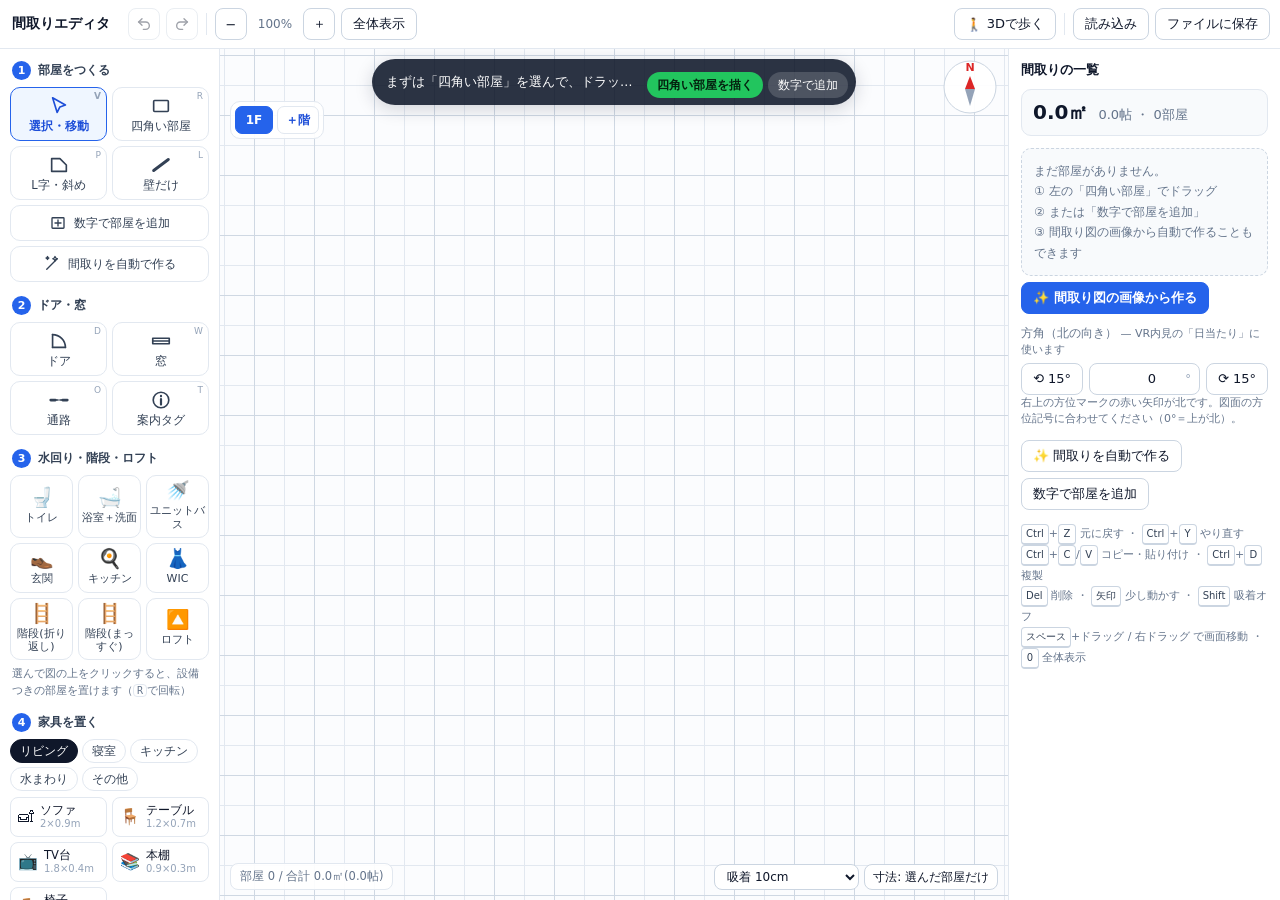
<file: floor-editor.html>
<!DOCTYPE html>
<html lang="ja">
<head>
<meta charset="UTF-8">
<meta name="viewport" content="width=device-width, initial-scale=1, maximum-scale=1, user-scalable=no, viewport-fit=cover">
<title>間取りエディタ - VR Homes</title>
<link rel="icon" type="image/png" href="icon-192.png">
<style>
:root{
  --ink:#0f172a; --ink-2:#334155; --ink-3:#64748b; --ink-4:#94a3b8;
  --line:#e2e8f0; --line-2:#cbd5e1; --bg:#f8fafc; --surface:#fff;
  --blue:#2563eb; --blue-d:#1d4ed8; --blue-l:#eff6ff; --blue-m:#dbeafe;
  --red:#dc2626; --red-l:#fef2f2; --green:#16a34a; --amber:#d97706;
  --wall:#1e293b; --r:10px;
}
*{box-sizing:border-box}
html,body{margin:0;height:100%;overflow:hidden;background:var(--bg);color:var(--ink);font-family:system-ui,-apple-system,"Hiragino Sans","Noto Sans JP","Yu Gothic UI",sans-serif;font-size:13px;-webkit-tap-highlight-color:transparent}
button,input,select{font:inherit;color:inherit}
button{cursor:pointer}
.app{display:grid;grid-template-rows:auto 1fr;height:100%}

/* ── ヘッダー ── */
.top{display:flex;align-items:center;gap:6px;padding:8px 10px;background:var(--surface);border-bottom:1px solid var(--line);min-width:0}
.top h1{font-size:14px;margin:0 6px 0 2px;white-space:nowrap;overflow:hidden;text-overflow:ellipsis;min-width:0;flex:0 1 auto}
.top h1 small{font-weight:500;color:var(--ink-3);margin-left:6px}
.spacer{flex:1}
.btn{display:inline-flex;align-items:center;justify-content:center;gap:5px;height:32px;padding:0 11px;border:1px solid var(--line-2);border-radius:8px;background:var(--surface);white-space:nowrap;transition:background .12s,border-color .12s}
.btn:hover{background:#f1f5f9}
.btn:disabled{opacity:.4;cursor:default;background:var(--surface)}
.btn.icon{width:32px;padding:0}
.btn.primary{background:var(--blue);border-color:var(--blue);color:#fff;font-weight:700}
.btn.primary:hover{background:var(--blue-d)}
.btn.ghost{border-color:transparent;background:transparent}
.btn.ghost:hover{background:#f1f5f9}
.btn.danger{color:var(--red)}
.btn.small{height:26px;padding:0 8px;font-size:12px}
.sep{width:1px;height:22px;background:var(--line);margin:0 2px}
.zoomlabel{min-width:44px;text-align:center;color:var(--ink-3);font-size:12px}

/* ── 本体 ── */
.main{display:grid;grid-template-columns:220px 1fr 272px;min-height:0}
.tools{background:var(--surface);border-right:1px solid var(--line);overflow-y:auto;padding:10px 10px 16px}
.step{margin-bottom:14px}
.step-h{display:flex;align-items:center;gap:7px;font-weight:800;font-size:12px;color:var(--ink-2);margin:2px 2px 7px}
.step-h .n{width:19px;height:19px;border-radius:50%;background:var(--blue);color:#fff;font-size:11px;display:inline-flex;align-items:center;justify-content:center}
.tgrid{display:grid;grid-template-columns:1fr 1fr;gap:5px}
.tool{display:flex;flex-direction:column;align-items:center;justify-content:center;gap:2px;min-height:54px;padding:6px 4px;border:1px solid var(--line);border-radius:var(--r);background:var(--surface);font-size:11.5px;color:var(--ink-2);position:relative;text-align:center;line-height:1.25}
.tool svg{width:22px;height:22px;stroke:currentColor;fill:none;stroke-width:1.8;stroke-linecap:round;stroke-linejoin:round}
.tool:hover{border-color:var(--line-2);background:#f8fafc}
.tool.on{border-color:var(--blue);background:var(--blue-l);color:var(--blue-d);font-weight:700}
.tool kbd{position:absolute;top:3px;right:5px;font-size:9px;color:var(--ink-4);font-family:inherit}
.tool.wide{grid-column:span 2;flex-direction:row;min-height:36px;gap:7px}
.tool.wide svg{width:18px;height:18px}
.tgrid3{grid-template-columns:1fr 1fr 1fr}
.tool .emo{font-size:19px;line-height:1;height:21px;display:block}
.tool.part{min-height:50px;font-size:11px;padding:5px 2px}
.parts-note{margin:6px 2px 0;line-height:1.5}
.parts-note kbd{font-size:10px;border:1px solid var(--line);border-radius:4px;padding:0 3px;background:#fff}
.furn-cats{display:flex;gap:4px;flex-wrap:wrap;margin-bottom:6px}
.chip{height:24px;padding:0 9px;border:1px solid var(--line);border-radius:999px;background:var(--surface);font-size:11.5px;color:var(--ink-2)}
.chip.on{background:var(--ink);border-color:var(--ink);color:#fff}
.furn-list{display:grid;grid-template-columns:1fr 1fr;gap:5px}
.furn{display:flex;align-items:center;gap:6px;padding:6px 7px;border:1px solid var(--line);border-radius:8px;background:var(--surface);font-size:11.5px;text-align:left;line-height:1.2}
.furn .ic{font-size:16px}
.furn small{display:block;color:var(--ink-4);font-size:10px}
.furn.on{border-color:var(--blue);background:var(--blue-l)}
.bgbox{border:1px dashed var(--line-2);border-radius:var(--r);padding:8px;display:grid;gap:6px}
.row{display:flex;align-items:center;gap:6px}
.row label{color:var(--ink-3);font-size:11.5px;white-space:nowrap}
.row input[type=range]{flex:1;min-width:0}
details summary{cursor:pointer;color:var(--ink-3);font-size:11.5px;margin:2px 0}
.mini{font-size:11px;color:var(--ink-3);line-height:1.5}

/* ── キャンバス ── */
.stage{position:relative;min-width:0;min-height:0;overflow:hidden;background:#fbfcfe}
#cv{position:absolute;inset:0;width:100%;height:100%;touch-action:none;display:block;outline:none}
.hint{position:absolute;left:50%;top:10px;transform:translateX(-50%);max-width:calc(100% - 20px);display:flex;align-items:center;gap:8px;background:rgba(15,23,42,.88);color:#fff;border-radius:999px;padding:7px 8px 7px 14px;font-size:12.5px;box-shadow:0 4px 18px rgba(15,23,42,.18);z-index:5}
.hint .txt{white-space:nowrap;overflow:hidden;text-overflow:ellipsis}
.hint .acts{display:flex;gap:5px;flex-shrink:0}
.hint .acts:empty{display:none}
.hint button{height:26px;padding:0 10px;border-radius:999px;border:0;background:rgba(255,255,255,.16);color:#fff;font-size:12px;white-space:nowrap}
.hint button.ok{background:#22c55e;color:#04220f;font-weight:700}
.hint button:hover{filter:brightness(1.15)}
.numbox{position:absolute;z-index:6;display:none;align-items:center;gap:4px;background:#fff;border:2px solid var(--blue);border-radius:9px;padding:4px 6px;box-shadow:0 6px 20px rgba(15,23,42,.18)}
.numbox.show{display:flex}
.numbox span{font-size:11px;color:var(--ink-3);white-space:nowrap}
.numbox input{width:76px;border:0;outline:none;font-size:15px;font-weight:700;text-align:right}
.stat{position:absolute;left:10px;bottom:10px;background:rgba(255,255,255,.92);border:1px solid var(--line);border-radius:8px;padding:5px 9px;font-size:11.5px;color:var(--ink-3);z-index:4;pointer-events:none}
.legend-toggle{position:absolute;right:10px;bottom:10px;display:flex;gap:5px;z-index:4}

/* ── プロパティ ── */
.props{background:var(--surface);border-left:1px solid var(--line);overflow-y:auto;padding:12px}
.ph{font-weight:800;font-size:13px;margin:0 0 10px;display:flex;align-items:center;gap:8px}
.ph .tag{font-size:10.5px;font-weight:700;padding:2px 8px;border-radius:999px;background:var(--blue-l);color:var(--blue-d)}
.field{margin-bottom:10px}
.field>label{display:block;font-size:11.5px;color:var(--ink-3);margin-bottom:4px}
.in{width:100%;height:32px;border:1px solid var(--line-2);border-radius:8px;padding:0 9px;background:#fff;outline:none}
.in:focus{border-color:var(--blue);box-shadow:0 0 0 3px var(--blue-m)}
.unit{position:relative}
.unit .in{padding-right:28px;text-align:right}
.unit::after{content:attr(data-u);position:absolute;right:9px;top:50%;transform:translateY(-50%);color:var(--ink-4);font-size:11.5px;pointer-events:none}
.two{display:grid;grid-template-columns:1fr 1fr;gap:8px}
.three{display:grid;grid-template-columns:1fr 1fr 1fr;gap:6px}
.chips{display:flex;flex-wrap:wrap;gap:4px;margin-top:6px}
.chips .chip{height:22px;font-size:11px;padding:0 7px}
.swatches{display:flex;flex-wrap:wrap;gap:6px}
.sw{width:24px;height:24px;border-radius:50%;border:2px solid #fff;box-shadow:0 0 0 1px var(--line-2)}
.sw.on{box-shadow:0 0 0 2px var(--ink)}
.big{display:flex;gap:10px;align-items:baseline;background:var(--bg);border:1px solid var(--line);border-radius:var(--r);padding:9px 11px;margin-bottom:12px}
.big b{font-size:20px}
.big span{color:var(--ink-3)}
.seg{display:grid;grid-template-columns:repeat(3,1fr);gap:4px}
.seg button{height:30px;border:1px solid var(--line);border-radius:7px;background:#fff;font-size:11.5px}
.seg button.on{border-color:var(--blue);background:var(--blue-l);color:var(--blue-d);font-weight:700}
.seg.seg2{grid-template-columns:repeat(2,1fr)} .seg.seg4{grid-template-columns:repeat(2,1fr)}
.levelbar{position:absolute;left:10px;top:52px;display:flex;gap:4px;z-index:5;background:rgba(255,255,255,.92);border:1px solid var(--line);border-radius:10px;padding:4px}
.lvb{height:28px;min-width:38px;padding:0 8px;border:1px solid var(--line);border-radius:7px;background:#fff;font-weight:700;font-size:12px;color:var(--ink-2)}
.lvb.on{background:var(--blue);border-color:var(--blue);color:#fff}
.lvb.add{color:var(--blue-d);font-weight:600}
.lvb.del{min-width:30px;padding:0 6px}
@media (max-width:860px){ .levelbar{top:48px;left:6px} }
.gen-grid{display:grid;grid-template-columns:1fr 1fr;gap:8px}
.list{display:grid;gap:4px}
.li{display:flex;align-items:center;gap:8px;padding:7px 9px;border:1px solid var(--line);border-radius:8px;background:#fff;text-align:left;width:100%}
.li:hover{border-color:var(--line-2)}
.li .dot{width:10px;height:10px;border-radius:3px;flex-shrink:0}
.li .nm{flex:1;min-width:0;overflow:hidden;text-overflow:ellipsis;white-space:nowrap}
.li .v{color:var(--ink-3);font-size:11.5px;white-space:nowrap}
.acts{display:flex;flex-wrap:wrap;gap:6px;margin-top:6px}
.empty{color:var(--ink-3);line-height:1.7;font-size:12px;background:var(--bg);border:1px dashed var(--line-2);border-radius:var(--r);padding:12px}
.kbd-help{margin-top:14px;color:var(--ink-3);font-size:11px;line-height:1.8}
.kbd-help kbd{display:inline-block;min-width:18px;padding:0 4px;border:1px solid var(--line-2);border-bottom-width:2px;border-radius:4px;font-family:inherit;font-size:10px;text-align:center;color:var(--ink-2);background:#fff}

/* ── モーダル ── */
.modal{position:fixed;inset:0;background:rgba(15,23,42,.55);display:none;align-items:center;justify-content:center;z-index:50;padding:14px}
.modal.show{display:flex}
.dialog{background:#fff;border-radius:14px;width:min(420px,100%);padding:16px;box-shadow:0 20px 60px rgba(15,23,42,.3)}
.dialog h3{margin:0 0 12px;font-size:15px}
.presets{display:grid;grid-template-columns:repeat(4,1fr);gap:6px;margin-bottom:12px}
.presets button{border:1px solid var(--line);border-radius:8px;background:#fff;padding:7px 4px;font-size:12px;line-height:1.3}
.presets button small{display:block;color:var(--ink-4);font-size:10px}
.presets button:hover{border-color:var(--blue);background:var(--blue-l)}
.viewer{position:fixed;inset:0;z-index:60;background:#0a0e1a;display:none}
.viewer.show{display:block}
.viewer iframe{width:100%;height:100%;border:0;display:block}
.toast{position:fixed;left:50%;bottom:22px;transform:translateX(-50%) translateY(20px);background:var(--ink);color:#fff;padding:9px 16px;border-radius:999px;font-size:12.5px;opacity:0;transition:all .25s;z-index:70;pointer-events:none;white-space:nowrap}
.toast.show{opacity:1;transform:translateX(-50%) translateY(0)}

/* ── スマホ・狭い画面 ── */
@media (max-width: 860px){
  .main{grid-template-columns:1fr;grid-template-rows:1fr auto}
  .tools{grid-row:2;border-right:0;border-top:1px solid var(--line);padding:6px;display:flex;gap:10px;overflow-x:auto;overflow-y:hidden;max-height:none;white-space:nowrap}
  .step{margin:0;display:flex;align-items:center;gap:6px}
  .step-h{writing-mode:horizontal-tb;margin:0}
  .step-h span:not(.n){display:none}
  .tgrid{display:flex;gap:5px}
  .tool{min-width:62px;min-height:50px}
  .tool.wide{grid-column:auto;flex-direction:column;min-height:50px}
  .tool kbd{display:none}
  .parts-note{display:none}
  .tgrid3{display:flex}
  .bg-step{display:none}
  .furn-step{display:flex}
  .furn-cats{display:none}
  .furn-list{display:flex;gap:5px}
  .furn{min-width:92px;min-height:50px}
  .props{position:fixed;left:0;right:0;bottom:0;max-height:48vh;border-left:0;border-top:1px solid var(--line);border-radius:14px 14px 0 0;box-shadow:0 -10px 30px rgba(15,23,42,.15);transform:translateY(105%);transition:transform .22s;z-index:30;padding-top:6px}
  .props.open{transform:none}
  .props .grab{display:block}
  .top h1 small{display:none}
  .hide-sm{display:none !important}
  .hint{top:8px;font-size:12px}
}
.sm{display:none}
@media (max-width: 860px){ .lg{display:none} .sm{display:inline} }
@media (max-width: 480px){ .top h1{display:none} .top{gap:4px;padding:6px} .btn{padding:0 9px} }
.grab{display:none;width:40px;height:4px;border-radius:2px;background:var(--line-2);margin:2px auto 10px}
.show-sm{display:none}
@media (max-width: 860px){ .show-sm{display:inline-flex} }
</style>
</head>
<body>
<div class="app">
  <header class="top">
    <h1>間取りエディタ<small id="propName"></small></h1>
    <button class="btn icon" id="bUndo" title="元に戻す (Ctrl+Z)"><svg width="16" height="16" viewBox="0 0 24 24" fill="none" stroke="currentColor" stroke-width="2" stroke-linecap="round"><path d="M9 14 4 9l5-5"/><path d="M4 9h10.5a5.5 5.5 0 0 1 0 11H11"/></svg></button>
    <button class="btn icon" id="bRedo" title="やり直す (Ctrl+Y)"><svg width="16" height="16" viewBox="0 0 24 24" fill="none" stroke="currentColor" stroke-width="2" stroke-linecap="round"><path d="m15 14 5-5-5-5"/><path d="M20 9H9.5a5.5 5.5 0 0 0 0 11H13"/></svg></button>
    <span class="sep hide-sm"></span>
    <button class="btn icon hide-sm" id="bZoomOut" title="縮小">−</button>
    <span class="zoomlabel hide-sm" id="zoomLabel">100%</span>
    <button class="btn icon hide-sm" id="bZoomIn" title="拡大">＋</button>
    <button class="btn hide-sm" id="bFit" title="全体を表示 (0)">全体表示</button>
    <span class="spacer"></span>
    <button class="btn show-sm" id="bProps">詳細</button>
    <button class="btn" id="bWalk" title="3Dで歩いて確認">🚶<span class="lg"> 3Dで歩く</span><span class="sm"> 3D</span></button>
    <span class="sep"></span>
    <span id="fileBtns" class="row">
      <button class="btn hide-sm" id="bLoad">読み込み</button>
      <button class="btn" id="bDownload"><span class="lg">ファイルに保存</span><span class="sm">保存</span></button>
    </span>
    <span id="embedBtns" class="row" style="display:none">
      <button class="btn ghost" id="bCancel" title="保存せずに閉じる"><span class="lg">キャンセル</span><span class="sm">✕</span></button>
      <button class="btn primary" id="bSave"><span class="lg">保存して閉じる</span><span class="sm">保存</span></button>
    </span>
  </header>

  <div class="main">
    <!-- 左: 道具 -->
    <aside class="tools" id="tools">
      <div class="step">
        <div class="step-h"><span class="n">1</span><span>部屋をつくる</span></div>
        <div class="tgrid">
          <button class="tool" data-tool="select" title="選択・移動 (V)"><kbd>V</kbd><svg viewBox="0 0 24 24"><path d="M5 3l14 8-6 2-3 6z"/></svg>選択・移動</button>
          <button class="tool" data-tool="rect" title="四角い部屋 (R)"><kbd>R</kbd><svg viewBox="0 0 24 24"><rect x="4" y="6" width="16" height="12" rx="1"/></svg>四角い部屋</button>
          <button class="tool" data-tool="poly" title="自由な形の部屋・斜めの壁 (P)"><kbd>P</kbd><svg viewBox="0 0 24 24"><path d="M4 5h9l7 7v7H4z"/></svg>L字・斜め</button>
          <button class="tool" data-tool="wall" title="壁を引く (L)"><kbd>L</kbd><svg viewBox="0 0 24 24"><path d="M4 18 20 6" stroke-width="3.2"/></svg>壁だけ</button>
          <button class="tool wide" id="bAddRoom" title="サイズを数字で指定して部屋を追加"><svg viewBox="0 0 24 24"><rect x="4" y="5" width="16" height="14" rx="1"/><path d="M8 12h8M12 8v8"/></svg>数字で部屋を追加</button>
          <button class="tool wide" id="bGen" title="間取り（1K・3LDKなど）を選ぶと、トイレ・お風呂・キッチン・階段つきの間取りを自動で作ります"><svg viewBox="0 0 24 24"><path d="M5 19 19 5"/><path d="M15 4l1-2 1 2 2 1-2 1-1 2-1-2-2-1zM6 6l.6-1.2L7.8 4l-1.2-.6L6 2l-.6 1.4L4 4l1.4.8z"/></svg>間取りを自動で作る</button>
        </div>
      </div>
      <div class="step">
        <div class="step-h"><span class="n">2</span><span>ドア・窓</span></div>
        <div class="tgrid">
          <button class="tool" data-tool="door" title="ドア (D)"><kbd>D</kbd><svg viewBox="0 0 24 24"><path d="M5 19V5"/><path d="M5 5a14 14 0 0 1 14 14"/><path d="M5 19h14"/></svg>ドア</button>
          <button class="tool" data-tool="window" title="窓 (W)"><kbd>W</kbd><svg viewBox="0 0 24 24"><rect x="3" y="9" width="18" height="6"/><path d="M3 12h18"/></svg>窓</button>
          <button class="tool" data-tool="passage" title="通路・開口 (O)"><kbd>O</kbd><svg viewBox="0 0 24 24"><path d="M3 12h5M16 12h5" stroke-width="3"/><path d="M9 12h6" stroke-dasharray="2 2"/></svg>通路</button>
          <button class="tool" data-tool="tag" title="案内タグ: VR内見で設備などの説明を表示 (T)"><kbd>T</kbd><svg viewBox="0 0 24 24"><circle cx="12" cy="12" r="8.5"/><path d="M12 11v6M12 7.5v.5" stroke-width="2.4"/></svg>案内タグ</button>
        </div>
      </div>
      <div class="step parts-step">
        <div class="step-h"><span class="n">3</span><span>水回り・階段・ロフト</span></div>
        <div class="tgrid tgrid3" id="partList"></div>
        <p class="mini parts-note">選んで図の上をクリックすると、設備つきの部屋を置けます（<kbd>R</kbd>で回転）</p>
      </div>
      <div class="step furn-step">
        <div class="step-h"><span class="n">4</span><span>家具を置く</span></div>
        <div class="furn-cats" id="furnCats"></div>
        <div class="furn-list" id="furnList"></div>
      </div>
      <div class="step bg-step">
        <div class="step-h"><span class="n" style="background:#64748b">＋</span><span>下絵(間取り図の画像)</span></div>
        <div class="bgbox">
          <button class="btn primary" id="bAutoFromImage" title="間取り図の画像から部屋・ドア・窓をまとめて作ります">✨ 画像から自動で作る</button>
          <button class="btn" id="bBgLoad">画像を読み込む</button>
          <div id="bgCtl" style="display:none;gap:6px" class="bgctl">
            <div class="row"><label>濃さ</label><input type="range" id="bgOpacity" min="10" max="100" value="55"></div>
            <div class="tgrid" style="margin-top:4px">
              <button class="tool" data-tool="calib" title="図面上の2点と実際の長さで大きさを合わせる"><svg viewBox="0 0 24 24"><path d="M4 17 17 4l3 3L7 20z"/><path d="M8 13l2 2M11 10l2 2M14 7l2 2"/></svg>長さを合わせる</button>
              <button class="tool" data-tool="bgmove" title="下絵をドラッグで動かす"><svg viewBox="0 0 24 24"><path d="M12 3v18M3 12h18M12 3l-3 3M12 3l3 3M12 21l-3-3M12 21l3-3M3 12l3-3M3 12l3 3M21 12l-3-3M21 12l-3 3"/></svg>下絵を動かす</button>
              <button class="tool" data-tool="roomfill" title="下絵の部屋の内側をクリックして部屋を自動作成"><svg viewBox="0 0 24 24"><path d="M4 4h16v16H4z"/><path d="M8 8h8v8H8z" fill="currentColor" opacity=".25"/></svg>部屋を自動取得</button>
              <button class="tool" data-tool="autowall" title="下絵から壁の線を自動検出"><svg viewBox="0 0 24 24"><path d="M4 6h16M4 12h10M4 18h16" stroke-width="2.6"/></svg>壁を自動検出</button>
            </div>
            <details>
              <summary>検出の細かい設定</summary>
              <div class="row"><label>暗さのしきい値</label><input type="range" id="pThreshold" min="30" max="230" value="110"><span id="pThresholdV" class="mini">110</span></div>
              <div class="row"><label>色みの許容</label><input type="range" id="pSat" min="10" max="160" value="60"></div>
              <div class="row"><label>壁の厚み(m)</label><input class="in" style="height:26px" id="pMinTh" type="number" step="0.01" value="0.06"><span class="mini">〜</span><input class="in" style="height:26px" id="pMaxTh" type="number" step="0.01" value="0.30"></div>
              <div class="row"><label>最短の壁(m)</label><input class="in" style="height:26px" id="pMinLen" type="number" step="0.1" value="0.4"></div>
              <div class="row"><label>開口を塞ぐ(m)</label><input class="in" style="height:26px" id="pClose" type="number" step="0.05" value="1.0"></div>
              <div class="row"><button class="btn small" id="bOtsu">しきい値を自動で決める</button></div>
            </details>
            <button class="btn small danger" id="bBgClear">下絵を消す</button>
          </div>
        </div>
      </div>
    </aside>

    <!-- 中央: キャンバス -->
    <section class="stage" id="stage">
      <canvas id="cv" tabindex="0"></canvas>
      <div class="hint" id="hint"><span class="txt" id="hintTxt"></span><span class="acts" id="hintActs"></span></div>
      <div class="numbox" id="numbox"><span id="numLabel">長さ</span><input id="numInput" inputmode="decimal" autocomplete="off"><span>m</span></div>
      <div class="stat" id="stat"></div>
      <div class="levelbar" id="levelBar"></div>
      <div class="legend-toggle hide-sm">
        <select class="btn small" id="gridSel" title="スナップ(吸着)の間隔">
          <option value="0.05">吸着 5cm</option>
          <option value="0.1" selected>吸着 10cm</option>
          <option value="0.455">吸着 半間(45.5cm)</option>
          <option value="0">吸着なし</option>
        </select>
        <button class="btn small" id="bDims" title="押すたびに、寸法の出し方が「選んだ部屋だけ → 建物のまわり → 全部の部屋」と変わります">寸法: 選んだ部屋だけ</button>
      </div>
    </section>

    <!-- 右: 詳細 -->
    <aside class="props" id="props"><div class="grab"></div><div id="propsBody"></div></aside>
  </div>
</div>

<!-- 数字で部屋を追加 -->
<div class="modal" id="autoModal">
  <div class="dialog">
    <h3>✨ 画像から自動で作る</h3>
    <p class="mini" style="margin:-4px 0 12px">間取り図の壁を読み取って、部屋・ドア・窓をまとめて作ります。できあがった後で、違う所を手で直してください。</p>
    <div class="field"><label>専有面積(縮尺を合わせるのに使います)</label><div class="unit" data-u="㎡"><input class="in" id="autoArea" type="number" step="0.01" placeholder="例: 25.5"></div></div>
    <div class="mini" id="autoNote" style="margin:-2px 0 12px"></div>
    <div class="field"><label><input type="checkbox" id="autoOcr" checked> 部屋の名前・帖数の文字も読み取る</label><div class="mini" style="margin-top:2px">図に書いてある「洋室 6帖」「トイレ」などを読んで名前を付けます（はじめは文字認識の準備に数秒かかります）</div></div>
    <div class="field" id="autoReplaceRow" style="display:none"><label><input type="checkbox" id="autoReplace" checked> 今ある部屋を消して作り直す</label></div>
    <div class="row" style="justify-content:flex-end">
      <button class="btn ghost" id="autoCancel">やめる</button>
      <button class="btn primary" id="autoOk">作成する</button>
    </div>
  </div>
</div>

<div class="modal" id="genModal">
  <div class="dialog">
    <h3>✨ 間取りを自動で作る</h3>
    <p class="mini" style="margin:-4px 0 12px">トイレ・お風呂・洗面台・キッチン・下駄箱・クローゼットつきの間取りを作ります。一戸建ては階段つきの2階建てか平屋、ロフトも選べます。できあがった後で自由に直せます。</p>
    <div class="gen-grid">
      <div class="field"><label>間取り</label><select class="in" id="gMadori"></select></div>
      <div class="field"><label>建物</label><select class="in" id="gType"><option value="">マンション・アパート</option><option value="一戸建て">一戸建て（2階建て）</option><option value="平屋">一戸建て（平屋）</option></select></div>
      <div class="field"><label>広さ（だいたい）</label><div class="unit" data-u="㎡"><input class="in" id="gSize" type="number" step="0.5" placeholder="おまかせ"></div></div>
      <div class="field"><label>キッチン</label><select class="in" id="gKitchen"><option value="auto">おまかせ</option><option value="face">対面キッチン</option><option value="wall">壁付きキッチン</option></select></div>
      <div class="field"><label>お風呂とトイレ</label><select class="in" id="gBath"><option value="auto">おまかせ</option><option value="sep">別々</option><option value="unit">一緒（ユニットバス）</option></select></div>
      <div class="field"><label>ロフト</label><select class="in" id="gLoft"><option value="auto">おまかせ</option><option value="yes">あり</option><option value="no">なし</option></select></div>
      <div class="field"><label>和室</label><select class="in" id="gWa"><option value="auto">おまかせ</option><option value="yes">あり</option><option value="no">なし</option></select></div>
      <div class="field" id="gT2row"><label>2階のトイレ</label><select class="in" id="gToilet2"><option value="auto">おまかせ</option><option value="each">あり（1階と2階）</option><option value="one">なし（1階だけ）</option></select></div>
    </div>
    <div class="mini" id="gNote" style="margin:2px 0 10px"></div>
    <div class="row" style="justify-content:flex-end">
      <button class="btn ghost" id="gCancel">やめる</button>
      <button class="btn primary" id="gOk">作る</button>
    </div>
  </div>
</div>

<div class="modal" id="addModal">
  <div class="dialog">
    <h3>数字で部屋を追加</h3>
    <div class="presets" id="presets"></div>
    <div class="field"><label>部屋の名前</label><input class="in" id="addName" value="洋室"></div>
    <div class="two">
      <div class="field"><label>幅(横)</label><div class="unit" data-u="m"><input class="in" id="addW" type="number" step="0.01" value="3.64"></div></div>
      <div class="field"><label>奥行(縦)</label><div class="unit" data-u="m"><input class="in" id="addD" type="number" step="0.01" value="2.73"></div></div>
    </div>
    <div class="mini" id="addInfo" style="margin:-2px 0 12px"></div>
    <div class="row" style="justify-content:flex-end">
      <button class="btn ghost" id="addCancel">やめる</button>
      <button class="btn primary" id="addOk">追加する</button>
    </div>
  </div>
</div>

<!-- 3Dで歩く -->
<div class="viewer" id="viewer"></div>
<div class="toast" id="toast"></div>
<input type="file" id="fileBg" accept="image/*" hidden>
<input type="file" id="fileJson" accept=".json,application/json" hidden>

<script>
"use strict";
/* =====================================================================
   VR Homes 間取りエディタ
   データ形式は従来と同じ { rooms, furnitures, walls }(50px = 1m、yが下)
   - rooms:      { id, name, color, vertices:[{x,y}], openings:[...], wx,wy,ww,wh, groupId }
   - openings:   { type:'door'|'window'|'passage', edgeIndex, offsetAlongWall(0〜1), width, height, doorType }
   - furnitures: { id, type, name, icon, cx, cy, w, d, h, pw, ph, rotation, color }
   - walls:      { id, x1, y1, x2, y2 }
   - 階: 部屋・家具・壁・タグの level(0=1階, 1=2階…)。エディタの中では、今の階のものだけ plan.rooms などに入れ、
         ほかの階は plan.stash[階] にしまっておく（今までの処理をそのまま使える）
   - 部屋の種類 kind: "stairs"(階段) / "void"(吹き抜け・上の階の階段の穴) / "loft"(ロフト) ほか
       stairs:{shape:"u"|"straight", up:"N|S|E|W", turn:"L|R"} / loftY(ロフトの床の高さm) / ladder:{side, at} / ceilH(天井の高さm)
   親ページ(index.html)とは postMessage でやり取りする
     子→親: vr-editor-ready / vr-editor-save {data, thumbnail} / vr-editor-cancel / vr-editor-gen {req}（自動で作る）
     親→子: init {data, propName, area, madori, ptype} / vr-editor-gen-result {data, info} | {error}
   ===================================================================== */

const M = 50;                    // 1m = 50px(エディタ座標)
const WALL_DRAW_T = 0.12;        // 描画上の壁の厚み(m)
const TATAMI = 1.62;
const TSUBO = 3.30579;           // 1坪 = 3.30579㎡             // 1帖 = 1.62㎡(不動産表示の基準)
const ROOM_COLORS = ['#1D9E75','#185FA5','#BA7517','#993556','#533AB7','#0891B2','#65A30D','#DC2626','#78716C','#D97706'];
const ROOM_NAMES = ['LDK','洋室','和室','寝室','キッチン','ダイニング','玄関','廊下','浴室','洗面所','トイレ','収納','クローゼット','バルコニー','階段','ロフト'];
const ROOM_KINDS = [['', '部屋'], ['stairs', '階段'], ['void', '吹き抜け・階段の穴'], ['loft', 'ロフト']];
const DIRS = [['N', '↑ 北へ'], ['S', '↓ 南へ'], ['E', '→ 東へ'], ['W', '← 西へ']];
const ROOM_PRESETS = [
  { n:'4.5帖', w:2.73, d:2.73 }, { n:'6帖', w:3.64, d:2.73 }, { n:'8帖', w:3.64, d:3.64 }, { n:'10帖', w:4.55, d:3.64 },
  { n:'12帖', w:5.46, d:3.64 }, { n:'玄関', w:1.82, d:1.37 }, { n:'浴室', w:1.82, d:1.37 }, { n:'トイレ', w:0.91, d:1.82 }
];
const FURNITURE = {
  'リビング': [
    {id:'sofa',name:'ソファ',icon:'🛋',w:2.0,d:0.9,h:0.8,color:'#8B6914'},
    {id:'table',name:'テーブル',icon:'🪑',w:1.2,d:0.7,h:0.7,color:'#A0522D'},
    {id:'tv_stand',name:'TV台',icon:'📺',w:1.8,d:0.4,h:0.5,color:'#555555'},
    {id:'bookshelf',name:'本棚',icon:'📚',w:0.9,d:0.3,h:1.8,color:'#8B4513'},
    {id:'chair',name:'椅子',icon:'🪑',w:0.5,d:0.5,h:0.8,color:'#C8A96E'}
  ],
  '寝室': [
    {id:'bed_single',name:'ベッド(S)',icon:'🛏',w:1.0,d:2.0,h:0.5,color:'#6A8FB5'},
    {id:'bed_double',name:'ベッド(D)',icon:'🛏',w:1.4,d:2.0,h:0.5,color:'#5A7FA5'},
    {id:'closet',name:'クローゼット',icon:'👗',w:1.8,d:0.6,h:2.0,color:'#C0A882'},
    {id:'desk',name:'デスク',icon:'🖥',w:1.2,d:0.6,h:0.75,color:'#A0522D'},
    {id:'dresser',name:'タンス',icon:'🗄',w:0.9,d:0.45,h:1.2,color:'#C8A96E'}
  ],
  'キッチン': [
    {id:'fridge',name:'冷蔵庫',icon:'🧊',w:0.6,d:0.65,h:1.8,color:'#B0C4DE'},
    {id:'sink',name:'シンク',icon:'🚰',w:0.8,d:0.6,h:0.85,color:'#C0C0C0'},
    {id:'stove',name:'コンロ',icon:'🍳',w:0.6,d:0.6,h:0.85,color:'#888888'},
    {id:'counter',name:'カウンター',icon:'🍽',w:2.0,d:0.6,h:0.85,color:'#D2B48C'},
    {id:'kitchen',name:'システムキッチン',icon:'🍳',w:2.55,d:0.65,h:0.85,color:'#E7E5E4'},
    {id:'cupboard',name:'カップボード',icon:'🍽',w:1.8,d:0.45,h:1.8,color:'#D6C4A8'}
  ],
  '水まわり': [
    {id:'bathtub',name:'バスタブ',icon:'🛁',w:0.8,d:1.5,h:0.6,color:'#B0E0E6'},
    {id:'washstand',name:'洗面台',icon:'🪥',w:0.8,d:0.5,h:0.85,color:'#E0E0E0'},
    {id:'toilet',name:'トイレ',icon:'🚽',w:0.45,d:0.65,h:0.85,color:'#F5F5F5'},
    {id:'shower',name:'シャワー',icon:'🚿',w:0.9,d:0.9,h:2.2,color:'#87CEEB'},
    {id:'washpan',name:'洗濯機置場',icon:'🧺',w:0.64,d:0.64,h:0.1,color:'#F8FAFC'},
    {id:'shoebox',name:'下駄箱',icon:'👞',w:0.9,d:0.38,h:0.9,color:'#C8A97E'}
  ],
  'その他': [
    {id:'plant',name:'観葉植物',icon:'🪴',w:0.4,d:0.4,h:1.2,color:'#228B22'},
    {id:'piano',name:'ピアノ',icon:'🎹',w:1.5,d:0.6,h:1.2,color:'#222222'},
    {id:'ac',name:'エアコン',icon:'❄️',w:0.8,d:0.2,h:0.3,color:'#E8E8E8'}
  ]
};
const OPENING_DEFAULTS = { door:{ width:0.8, height:2.0 }, window:{ width:1.2, height:1.0 }, passage:{ width:1.2, height:2.0 } };
const DOOR_TYPES = [
  ['swing_left','左開き(内)'],['swing_right','右開き(内)'],['slide_left','引き戸(左)'],
  ['swing_left_out','左開き(外)'],['swing_right_out','右開き(外)'],['slide_right','引き戸(右)']
];

/* ───────── 状態 ───────── */
let plan = { rooms: [], furnitures: [], walls: [], tags: [] };
let nextId = 1;
const newId = () => nextId++;
let tool = 'select';
let selection = [];               // [{kind:'room'|'opening'|'furn'|'wall', obj, room}]
let view = { scale: 1.2, ox: 0, oy: 0 };
let gridM = 0.1;
let showAllDims = false, dimMode = 0;   // 0=選択中のみ 1=外周 2=すべて
let embedded = window.parent !== window;
let propName = '';
let furnPick = null;              // 置こうとしている家具の定義
let furnCat = 'リビング';
let bg = null;                    // { img, x, y, scale, opacity }
const undoStack = [], redoStack = [];
let clipboard = null, pasteCount = 0;

// 操作中の一時状態
let drag = null;                  // ドラッグ中の情報
let draft = null;                 // 描画中の部屋・壁 { pts:[], kind }
let hover = null;                 // カーソル位置(ワールド)
let snapInfo = null;              // スナップ表示用
let openingPreview = null;
let autoWallPreview = null, awRegion = null;
let roomFillPreview = [];
let calib = null;                 // 長さ合わせ { p1, p2 }
let shiftDown = false, spaceDown = false;
const pointers = new Map();       // ピンチ用

const cv = document.getElementById('cv');
const ctx = cv.getContext('2d');
const $ = id => document.getElementById(id);

/* ───────── 小物 ───────── */
const fmtM = px => (px / M).toFixed(2) + 'm';
const toast = (msg) => { const t = $('toast'); t.textContent = msg; t.classList.add('show'); clearTimeout(toast._t); toast._t = setTimeout(() => t.classList.remove('show'), 2200); };
const clamp = (v, a, b) => Math.max(a, Math.min(b, v));
const dist = (a, b) => Math.hypot(a.x - b.x, a.y - b.y);
const esc = s => String(s == null ? '' : s).replace(/[&<>"']/g, c => ({'&':'&amp;','<':'&lt;','>':'&gt;','"':'&quot;',"'":'&#39;'}[c]));
function polyArea2(v) { let a = 0; for (let i = 0; i < v.length; i++) { const p = v[i], q = v[(i + 1) % v.length]; a += p.x * q.y - q.x * p.y; } return a; }
function polyAreaM2(v) { return Math.abs(polyArea2(v)) / 2 / (M * M); }
function centroid(v) {
  let a = 0, cx = 0, cy = 0;
  for (let i = 0; i < v.length; i++) { const p = v[i], q = v[(i + 1) % v.length], f = p.x * q.y - q.x * p.y; a += f; cx += (p.x + q.x) * f; cy += (p.y + q.y) * f; }
  if (Math.abs(a) < 1e-6) { const s = v.reduce((o, p) => ({ x: o.x + p.x, y: o.y + p.y }), { x: 0, y: 0 }); return { x: s.x / v.length, y: s.y / v.length }; }
  return { x: cx / (3 * a), y: cy / (3 * a) };
}
function pointInPoly(p, v) {
  let inside = false;
  for (let i = 0, j = v.length - 1; i < v.length; j = i++) {
    const a = v[i], b = v[j];
    if ((a.y > p.y) !== (b.y > p.y) && p.x < (b.x - a.x) * (p.y - a.y) / (b.y - a.y) + a.x) inside = !inside;
  }
  return inside;
}
function segDist(p, a, b) {
  const dx = b.x - a.x, dy = b.y - a.y, l2 = dx * dx + dy * dy;
  let t = l2 > 0 ? ((p.x - a.x) * dx + (p.y - a.y) * dy) / l2 : 0;
  t = clamp(t, 0, 1);
  const q = { x: a.x + dx * t, y: a.y + dy * t };
  return { d: dist(p, q), t, q };
}
function edgeInfo(room, i) {
  const v = room.vertices, a = v[i], b = v[(i + 1) % v.length];
  const len = dist(a, b) || 1e-9, ux = (b.x - a.x) / len, uy = (b.y - a.y) / len;
  const s = polyArea2(v) > 0 ? 1 : -1;
  return { a, b, len, ux, uy, nx: -uy * s, ny: ux * s };   // n は部屋の内側向き
}
function bbox(points) {
  let x1 = Infinity, y1 = Infinity, x2 = -Infinity, y2 = -Infinity;
  points.forEach(p => { x1 = Math.min(x1, p.x); y1 = Math.min(y1, p.y); x2 = Math.max(x2, p.x); y2 = Math.max(y2, p.y); });
  return { x1, y1, x2, y2 };
}
function isAxisRect(room) {
  const v = room.vertices;
  if (v.length !== 4) return false;
  for (let i = 0; i < 4; i++) { const a = v[i], b = v[(i + 1) % 4]; if (Math.abs(a.x - b.x) > 0.5 && Math.abs(a.y - b.y) > 0.5) return false; }
  return true;
}
function furnCorners(f) {
  const r = (f.rotation || 0) * Math.PI / 180, c = Math.cos(r), s = Math.sin(r), hw = f.w * M / 2, hd = f.d * M / 2;
  return [[-hw, -hd], [hw, -hd], [hw, hd], [-hw, hd]].map(([x, y]) => ({ x: f.cx + x * c - y * s, y: f.cy + x * s + y * c }));
}

/* ───────── 座標変換 ───────── */
let dpr = 1;
function toScreen(p) { return { x: p.x * view.scale + view.ox, y: p.y * view.scale + view.oy }; }
function toWorld(sx, sy) { return { x: (sx - view.ox) / view.scale, y: (sy - view.oy) / view.scale }; }
function evWorld(e) { const r = cv.getBoundingClientRect(); return toWorld(e.clientX - r.left, e.clientY - r.top); }
function evScreen(e) { const r = cv.getBoundingClientRect(); return { x: e.clientX - r.left, y: e.clientY - r.top }; }

/* ───────── データの出し入れ ───────── */
function serialize() { return JSON.stringify(plan); }
function restore(json) { plan = JSON.parse(json); if (!plan.tags) plan.tags = []; selection = []; refreshAll(); renderLevelBar(); }

/* ───────── 階（1階・2階…）───────── */
function emptyLevel() { return { rooms: [], furnitures: [], walls: [], tags: [] }; }
function levelCount() { return Math.max((plan.lv || 0) + 1, (plan.stash || []).length); }
function levelData(i) {   // i階の中身（今の階なら plan の配列そのもの）
  if (i === (plan.lv || 0)) return { rooms: plan.rooms, furnitures: plan.furnitures, walls: plan.walls, tags: plan.tags || [] };
  return (plan.stash && plan.stash[i]) || emptyLevel();
}
function switchLevel(n) {
  n = Math.max(0, n);
  if (n === (plan.lv || 0)) return;
  cancelDraft();
  if (!plan.stash) plan.stash = [];
  plan.stash[plan.lv || 0] = { rooms: plan.rooms, furnitures: plan.furnitures, walls: plan.walls, tags: plan.tags || [] };
  const t = plan.stash[n] || emptyLevel();
  plan.rooms = t.rooms; plan.furnitures = t.furnitures; plan.walls = t.walls; plan.tags = t.tags || [];
  plan.stash[n] = null;
  plan.lv = n;
  selection = [];
  refreshAll(); renderLevelBar();
}
function addLevel() {
  if (levelCount() >= 4) { toast('4階までです'); return; }
  const n = levelCount();
  change(() => { if (!plan.stash) plan.stash = []; plan.stash[n] = emptyLevel(); });
  switchLevel(n);
  toast(`${n + 1}階を追加しました。うすく見えている下の階に合わせて部屋を描いてください`);
}
function removeLevel() {
  const n = plan.lv || 0; if (n === 0) return;
  const d = levelData(n);
  if ((d.rooms.length || d.furnitures.length || d.walls.length) && !confirm(`${n + 1}階をまるごと消しますか?(元に戻すで復活できます)`)) return;
  change(() => {
    plan.stash = plan.stash || [];
    plan.stash.splice(n, 1);
    const t = plan.stash[n - 1] || emptyLevel();
    plan.rooms = t.rooms; plan.furnitures = t.furnitures; plan.walls = t.walls; plan.tags = t.tags || [];
    plan.stash[n - 1] = null; plan.lv = n - 1;
    while (plan.stash.length > 1 && !plan.stash[plan.stash.length - 1] && plan.stash.length - 1 !== plan.lv) plan.stash.pop();
  });
  selection = []; refreshAll(); renderLevelBar();
}
function renderLevelBar() {
  const box = $('levelBar'); if (!box) return;
  const n = levelCount(), lv = plan.lv || 0;
  let h = '';
  for (let i = 0; i < n; i++) h += `<button class="lvb ${i === lv ? 'on' : ''}" data-l="${i}" title="${i + 1}階を編集">${i + 1}F</button>`;
  h += `<button class="lvb add" id="lvAdd" title="上に階を追加（一戸建て・メゾネット）">＋階</button>`;
  if (lv > 0) h += `<button class="lvb del" id="lvDel" title="この階を消す">🗑</button>`;
  box.innerHTML = h;
  box.querySelectorAll('[data-l]').forEach(b => b.onclick = () => switchLevel(+b.dataset.l));
  $('lvAdd').onclick = addLevel;
  if ($('lvDel')) $('lvDel').onclick = removeLevel;
}

function importData(data) {
  const rooms = [], furnitures = [], walls = [];
  const lvOf = o => Math.max(0, Math.min(3, Math.round(+(o && o.level) || 0)));
  (data && data.rooms || []).forEach((r, ri) => {
    let verts, openings = [];
    if (Array.isArray(r.vertices) && r.vertices.length >= 3) {
      verts = r.vertices.map(v => ({ x: +v.x || 0, y: +v.y || 0 }));
      (r.openings || []).forEach(o => {
        if (o.edgeIndex === undefined) return;
        openings.push(normOpening(o, o.edgeIndex, o.offsetAlongWall));
      });
    } else {
      const x = +r.wx || 0, y = +r.wy || 0, w = +r.ww || 0, h = +r.wh || 0;
      if (w <= 0 || h <= 0) return;
      verts = [{ x, y }, { x: x + w, y }, { x: x + w, y: y + h }, { x, y: y + h }];
      // 旧形式(壁の向き+左/上からの割合)→ 辺番号に変換
      (r.openings || []).forEach(o => {
        let a = +o.offsetAlongWall; if (!(a > 0)) a = 0.5; if (a > 1) a = 0.5;
        const map = { North: [0, a], East: [1, a], South: [2, 1 - a], West: [3, 1 - a] }[o.wall];
        if (map) openings.push(normOpening(o, map[0], map[1]));
      });
    }
    const room = { id: newId(), name: r.name || ('部屋' + (ri + 1)), color: r.color || ROOM_COLORS[ri % ROOM_COLORS.length], vertices: verts, openings, groupId: r.groupId || null, level: lvOf(r) };
    if (r.kind) room.kind = String(r.kind).slice(0, 12);
    if (r.stairs && typeof r.stairs === 'object') room.stairs = { shape: r.stairs.shape === 'straight' ? 'straight' : 'u', up: 'NSEW'.includes(r.stairs.up) && r.stairs.up ? r.stairs.up : 'N', turn: r.stairs.turn === 'R' ? 'R' : 'L' };
    if (+r.loftY) room.loftY = +r.loftY;
    if (r.ladder && typeof r.ladder === 'object') room.ladder = { side: 'NSEW'.includes(r.ladder.side) && r.ladder.side ? r.ladder.side : 'S', at: clamp(+r.ladder.at || 0.8, 0.05, 0.95) };
    if (+r.ceilH) room.ceilH = +r.ceilH;
    rooms.push(room);
  });
  ((data && (data.furnitures || data.furniture)) || []).forEach(f => {
    const w = +f.w || (+f.pw / M) || 1, d = +f.d || (+f.ph / M) || 1;
    const fo = { id: newId(), type: f.type || 'custom', name: f.name || '家具', icon: f.icon || '▪', cx: +f.cx || 0, cy: +f.cy || 0, w, d, h: +f.h || 0.8, rotation: +f.rotation || 0, color: f.color || '#888888', level: lvOf(f) };
    if (f.fixed) fo.fixed = true;
    furnitures.push(fo);
  });
  ((data && data.walls) || []).forEach(w => walls.push({ id: newId(), x1: +w.x1 || 0, y1: +w.y1 || 0, x2: +w.x2 || 0, y2: +w.y2 || 0, level: lvOf(w) }));
  const tags = [];
  ((data && data.tags) || []).forEach(t => { if (t && (t.title || t.text)) tags.push({ id: newId(), x: +t.x || 0, y: +t.y || 0, h: +t.h || 1.2, title: String(t.title || '').slice(0, 40), text: String(t.text || '').slice(0, 400), level: lvOf(t) }); });
  const north = ((+(data && data.north) || 0) % 360 + 360) % 360;
  // 階ごとに分ける（1階を編集中、ほかは stash に）
  let top = 0;
  [rooms, furnitures, walls, tags].forEach(a => a.forEach(o => { top = Math.max(top, o.level); }));
  const stash = [];
  for (let i = 0; i <= top; i++) {
    const pick = a => a.filter(o => o.level === i).map(o => { const c = Object.assign({}, o); delete c.level; return c; });
    stash[i] = { rooms: pick(rooms), furnitures: pick(furnitures), walls: pick(walls), tags: pick(tags) };
  }
  const first = stash[0];
  stash[0] = null;
  const out = { rooms: first.rooms, furnitures: first.furnitures, walls: first.walls, tags: first.tags, north, lv: 0, stash: top > 0 ? stash : [] };
  if (+(data && data.floorH)) out.floorH = +data.floorH;
  return out;
}
function normOpening(o, edgeIndex, along) {
  const type = o.type === 'window' ? 'window' : o.type === 'passage' ? 'passage' : 'door';
  const d = OPENING_DEFAULTS[type];
  let a = +along; if (!(a > 0 && a < 1)) a = 0.5;
  const op = { type, edgeIndex: +edgeIndex, offsetAlongWall: a, width: +o.width || d.width, height: +o.height || d.height };
  if (type === 'door') op.doorType = o.doorType || 'swing_left';
  return op;
}
function exportData() { return exportFrom(plan); }
// 内部の形（今の階＋stash）→ 保存する形（全部の階をまとめて、level をつける）
function exportFrom(P) {
  const out = { rooms: [], furnitures: [], walls: [], tags: [], north: +P.north || 0 };
  const n = Math.max((P.lv || 0) + 1, (P.stash || []).length);
  const lvTag = (o, i) => { if (i) o.level = i; return o; };
  for (let i = 0; i < n; i++) {
    const d = i === (P.lv || 0) ? P : ((P.stash && P.stash[i]) || emptyLevel());
    (d.rooms || []).forEach(r => {
      const b = bbox(r.vertices);
      const o = { id: r.id, name: r.name, color: r.color, groupId: r.groupId || null,
        wx: b.x1, wy: b.y1, ww: b.x2 - b.x1, wh: b.y2 - b.y1,
        vertices: r.vertices.map(v => ({ x: Math.round(v.x * 100) / 100, y: Math.round(v.y * 100) / 100 })),
        openings: r.openings.map(o => Object.assign({}, o)) };
      ['kind', 'stairs', 'loftY', 'ladder', 'ceilH'].forEach(k => { if (r[k] !== undefined && r[k] !== '' && r[k] !== null) o[k] = r[k]; });
      out.rooms.push(lvTag(o, i));
    });
    (d.furnitures || []).forEach(f => { const o = { id: f.id, type: f.type, name: f.name, icon: f.icon, cx: f.cx, cy: f.cy, w: f.w, d: f.d, h: f.h, pw: f.w * M, ph: f.d * M, rotation: f.rotation, color: f.color }; if (f.fixed) o.fixed = true; out.furnitures.push(lvTag(o, i)); });
    (d.walls || []).forEach(w => out.walls.push(lvTag({ id: w.id, x1: w.x1, y1: w.y1, x2: w.x2, y2: w.y2 }, i)));
    (d.tags || []).filter(t => t.title || t.text).forEach(t => out.tags.push(lvTag({ id: t.id, x: Math.round(t.x * 10) / 10, y: Math.round(t.y * 10) / 10, h: t.h, title: t.title, text: t.text }, i)));
  }
  if (n > 1 || P.floorH) out.floorH = +P.floorH || 2.8;
  return out;
}

/* ───────── 履歴(元に戻す/やり直す)───────── */
let pendingSnap = null;
function beginChange() { if (pendingSnap === null) pendingSnap = serialize(); }
function endChange() {
  if (pendingSnap === null) return;
  const now = serialize();
  if (now !== pendingSnap) { undoStack.push(pendingSnap); if (undoStack.length > 150) undoStack.shift(); redoStack.length = 0; autosave(); }
  pendingSnap = null;
  updateUndoButtons();
}
function change(fn) { beginChange(); fn(); endChange(); refreshAll(); }
function undo() { if (!undoStack.length) return; cancelDraft(); redoStack.push(serialize()); restore(undoStack.pop()); updateUndoButtons(); autosave(); }
function redo() { if (!redoStack.length) return; cancelDraft(); undoStack.push(serialize()); restore(redoStack.pop()); updateUndoButtons(); autosave(); }
function updateUndoButtons() { $('bUndo').disabled = !undoStack.length; $('bRedo').disabled = !redoStack.length; }
function autosave() {
  if (embedded) return;
  try { localStorage.setItem('vrhomes_editor_draft', serialize()); } catch (e) { /* 容量不足など */ }
}

/* ───────── スナップ(吸着)───────── */
function ghostRooms() { const lv = plan.lv || 0; return lv > 0 ? levelData(lv - 1).rooms : []; }   // 下の階
function allVertices(excludeRoom) {
  const out = [];
  plan.rooms.forEach(r => { if (r !== excludeRoom) r.vertices.forEach(v => out.push(v)); });
  ghostRooms().forEach(r => r.vertices.forEach(v => out.push(v)));
  plan.walls.forEach(w => { out.push({ x: w.x1, y: w.y1 }); out.push({ x: w.x2, y: w.y2 }); });
  return out;
}
function allEdges(excludeRoom) {
  const out = [];
  plan.rooms.forEach(r => { if (r === excludeRoom) return; r.vertices.forEach((v, i) => out.push([v, r.vertices[(i + 1) % r.vertices.length]])); });
  ghostRooms().forEach(r => r.vertices.forEach((v, i) => out.push([v, r.vertices[(i + 1) % r.vertices.length]])));
  plan.walls.forEach(w => out.push([{ x: w.x1, y: w.y1 }, { x: w.x2, y: w.y2 }]));
  return out;
}
function gridSnap(v) { const g = gridM * M; return g > 0 ? Math.round(v / g) * g : v; }
/* p を吸着させる。優先度: 他の頂点 > 他の辺 > 縦横の揃え > グリッド */
function snapPoint(p, opt) {
  opt = opt || {};
  snapInfo = null;
  if (shiftDown || gridM === 0 && !opt.force) return { x: p.x, y: p.y };
  const t = 10 / view.scale;
  const verts = (opt.extraVerts || []).concat(allVertices(opt.excludeRoom)).filter(v => v !== opt.excludeVertex);
  let best = null, bd = t;
  verts.forEach(v => { const d = dist(p, v); if (d < bd) { bd = d; best = v; } });
  if (best) { snapInfo = { kind: 'vertex', p: { x: best.x, y: best.y } }; return { x: best.x, y: best.y }; }
  if (!opt.noEdge) {
    let be = null; bd = t * 0.8;
    allEdges(opt.excludeRoom).forEach(([a, b]) => { const s = segDist(p, a, b); if (s.d < bd) { bd = s.d; be = s.q; } });
    if (be) {
      // 辺の上で、グリッドにも合わせる(縦横の辺のとき)
      const q = { x: be.x, y: be.y };
      snapInfo = { kind: 'edge', p: q };
      return q;
    }
  }
  const r = { x: gridSnap(p.x), y: gridSnap(p.y) };
  let gx = null, gy = null;
  verts.forEach(v => {
    if (Math.abs(v.x - p.x) < t && (gx === null || Math.abs(v.x - p.x) < Math.abs(gx.x - p.x))) gx = v;
    if (Math.abs(v.y - p.y) < t && (gy === null || Math.abs(v.y - p.y) < Math.abs(gy.y - p.y))) gy = v;
  });
  if (gx) r.x = gx.x;
  if (gy) r.y = gy.y;
  if (gx || gy) snapInfo = { kind: 'align', p: r, gx, gy };
  return r;
}
/* 直前の点からの向きをそろえる: 縦横・45°に近ければその向きに吸着、それ以外は斜めのまま(Shiftで完全に自由) */
function orthoFrom(prev, p) {
  if (!prev || shiftDown) return p;
  const dx = p.x - prev.x, dy = p.y - prev.y, len = Math.hypot(dx, dy);
  if (len < 1) return p;
  const ang = Math.atan2(dy, dx), step = Math.PI / 4;
  const snapped = Math.round(ang / step) * step;
  const tol = Math.round(ang / step) % 2 === 0 ? 10 : 5;   // 縦横は±10°、45°は±5°で吸着
  if (Math.abs(ang - snapped) * 180 / Math.PI > tol) return p;
  if (Math.abs(Math.cos(snapped)) < 1e-6) return { x: prev.x, y: p.y };
  if (Math.abs(Math.sin(snapped)) < 1e-6) return { x: p.x, y: prev.y };
  const l = (dx * Math.cos(snapped) + dy * Math.sin(snapped));
  return { x: prev.x + Math.cos(snapped) * l, y: prev.y + Math.sin(snapped) * l };
}

/* ───────── 開口(ドア・窓)───────── */
function openingGeom(room, o) {
  const e = edgeInfo(room, o.edgeIndex);
  const c = o.offsetAlongWall * e.len, w = o.width * M;
  const l = clamp(c - w / 2, 0, e.len), r = clamp(c + w / 2, 0, e.len);
  const P = t => ({ x: e.a.x + e.ux * t, y: e.a.y + e.uy * t });
  return { e, c, l, r, w: r - l, p1: P(l), p2: P(r), mid: P(c), P };
}
function clampAlong(e, widthM, f) {
  const half = widthM * M / 2 / e.len;
  return half >= 0.5 ? 0.5 : clamp(f, half, 1 - half);
}
// 他の部屋の重なった辺にある開口も、穴として扱う(描画用)
function holesForEdge(room, i) {
  const e = edgeInfo(room, i), holes = [];
  room.openings.forEach(o => { if (o.edgeIndex === i) { const g = openingGeom(room, o); holes.push([g.l, g.r]); } });
  plan.rooms.forEach(r2 => {
    if (r2 === room) return;
    r2.openings.forEach(o => {
      const g = openingGeom(r2, o);
      if (Math.abs(e.ux * g.e.uy - e.uy * g.e.ux) > 0.08) return;
      const rx = g.mid.x - e.a.x, ry = g.mid.y - e.a.y;
      if (Math.abs(rx * -e.uy + ry * e.ux) > WALL_DRAW_T * M * 1.6) return;
      const t = rx * e.ux + ry * e.uy;
      if (t < 0 || t > e.len) return;
      holes.push([clamp(t - g.w / 2, 0, e.len), clamp(t + g.w / 2, 0, e.len)]);
    });
  });
  return holes.sort((a, b) => a[0] - b[0]);
}
function nearestRoomEdge(p, maxD) {
  let best = null;
  plan.rooms.forEach(room => room.vertices.forEach((v, i) => {
    const e = edgeInfo(room, i), s = segDist(p, e.a, e.b);
    if (s.d > maxD) return;
    const inside = pointInPoly(p, room.vertices);
    const score = s.d - (inside ? 0.01 : 0);
    if (!best || score < best.score) best = { room, i, e, t: s.t, score };
  }));
  return best;
}
// 頂点を増減したあと、開口を一番近い辺に付け直す
function remapOpenings(room, before) {
  room.openings = [];
  before.forEach(b => {
    let best = null;
    room.vertices.forEach((v, i) => {
      const e = edgeInfo(room, i), s = segDist(b.mid, e.a, e.b);
      if (!best || s.d < best.d) best = { i, t: s.t, d: s.d, e };
    });
    if (best) room.openings.push(Object.assign({}, b.o, { edgeIndex: best.i, offsetAlongWall: clampAlong(best.e, b.o.width, best.t) }));
  });
}
function openingMids(room) { return room.openings.map(o => ({ o, mid: openingGeom(room, o).mid })); }

/* ───────── 描画 ───────── */
function resize() {
  const r = cv.getBoundingClientRect();
  dpr = Math.min(window.devicePixelRatio || 1, 2);
  cv.width = Math.max(1, Math.round(r.width * dpr));
  cv.height = Math.max(1, Math.round(r.height * dpr));
  draw();
}
let drawQueued = false;
function draw() { if (drawQueued) return; drawQueued = true; requestAnimationFrame(() => { drawQueued = false; render(); }); }

function setWorld() { ctx.setTransform(view.scale * dpr, 0, 0, view.scale * dpr, view.ox * dpr, view.oy * dpr); }
function setScreen() { ctx.setTransform(dpr, 0, 0, dpr, 0, 0); }
const px = n => n / view.scale;   // 画面上 n px をワールドに

function render() {
  const W = cv.width / dpr, H = cv.height / dpr;
  setScreen();
  ctx.clearRect(0, 0, W, H);
  ctx.fillStyle = '#fbfcfe'; ctx.fillRect(0, 0, W, H);
  drawGrid(W, H);
  setWorld();
  if (bg) {
    ctx.globalAlpha = bg.opacity;
    ctx.drawImage(bg.img, bg.x, bg.y, bg.img.width * bg.scale, bg.img.height * bg.scale);
    ctx.globalAlpha = 1;
  }
  const sel = new Set(selection.map(s => s.obj));

  // ほかの階（下の階。1階を編集中なら2階）をうすく
  const gh = ghostRooms();
  if (gh.length) {
    ctx.save(); ctx.setLineDash([px(5), px(4)]); ctx.lineWidth = px(1.5); ctx.strokeStyle = 'rgba(100,116,139,.55)';
    gh.forEach(r => { tracePoly(r.vertices); ctx.fillStyle = 'rgba(148,163,184,.10)'; ctx.fill(); ctx.stroke(); });
    ctx.restore();
  }
  // 部屋の床
  plan.rooms.forEach(r => {
    tracePoly(r.vertices);
    ctx.fillStyle = r.kind === 'loft' ? hexA(r.color, sel.has(r) ? 0.2 : 0.08) : hexA(r.color, sel.has(r) ? 0.28 : 0.16);
    ctx.fill();
    if (r.kind === 'stairs' || r.kind === 'void') drawStairMark(r);
  });
  // 壁（ロフトは壁ではなく点線）
  ctx.lineCap = 'butt';
  plan.rooms.forEach(r => { if (r.kind !== 'loft') return; tracePoly(r.vertices); ctx.save(); ctx.setLineDash([px(6), px(4)]); ctx.lineWidth = px(sel.has(r) ? 3 : 2); ctx.strokeStyle = sel.has(r) ? '#1d4ed8' : '#7c3aed'; ctx.stroke(); ctx.restore(); drawLadderMark(r); });
  plan.rooms.forEach(r => r.kind !== 'loft' && r.vertices.forEach((v, i) => {
    const e = edgeInfo(r, i), holes = holesForEdge(r, i);
    let cur = 0;
    ctx.strokeStyle = sel.has(r) ? '#1d4ed8' : '#1e293b';
    ctx.lineWidth = WALL_DRAW_T * M;
    const seg = (t1, t2) => { if (t2 - t1 < 0.5) return; ctx.beginPath(); ctx.moveTo(e.a.x + e.ux * t1, e.a.y + e.uy * t1); ctx.lineTo(e.a.x + e.ux * t2, e.a.y + e.uy * t2); ctx.stroke(); };
    holes.forEach(h => { if (h[0] > cur) seg(cur, h[0]); cur = Math.max(cur, h[1]); });
    seg(cur, e.len);
  }));
  // 角を埋める
  plan.rooms.forEach(r => r.kind !== 'loft' && r.vertices.forEach(v => { ctx.fillStyle = sel.has(r) ? '#1d4ed8' : '#1e293b'; const s = WALL_DRAW_T * M / 2; ctx.fillRect(v.x - s, v.y - s, s * 2, s * 2); }));
  // 独立した壁
  plan.walls.forEach(w => {
    ctx.strokeStyle = sel.has(w) ? '#1d4ed8' : '#334155';
    ctx.lineWidth = 0.08 * M; ctx.lineCap = 'square';
    ctx.beginPath(); ctx.moveTo(w.x1, w.y1); ctx.lineTo(w.x2, w.y2); ctx.stroke();
  });
  // 開口
  plan.rooms.forEach(r => r.openings.forEach(o => drawOpening(r, o, sel.has(o))));
  // 家具
  plan.furnitures.forEach(f => drawFurniture(f, sel.has(f)));

  // 自動検出のプレビュー
  if (autoWallPreview) {
    ctx.strokeStyle = 'rgba(234,88,12,.9)'; ctx.lineWidth = px(4); ctx.lineCap = 'round';
    autoWallPreview.forEach(s => { ctx.beginPath(); ctx.moveTo(s.x1, s.y1); ctx.lineTo(s.x2, s.y2); ctx.stroke(); });
  }
  if (awRegion) { ctx.setLineDash([px(6), px(4)]); ctx.strokeStyle = '#ea580c'; ctx.lineWidth = px(1.5); ctx.strokeRect(Math.min(awRegion.x1, awRegion.x2), Math.min(awRegion.y1, awRegion.y2), Math.abs(awRegion.x2 - awRegion.x1), Math.abs(awRegion.y2 - awRegion.y1)); ctx.setLineDash([]); }
  roomFillPreview.forEach(rp => { tracePoly(rp.verts); ctx.fillStyle = 'rgba(34,197,94,.25)'; ctx.fill(); ctx.strokeStyle = '#16a34a'; ctx.lineWidth = px(2); ctx.stroke(); });

  // 選択中の部屋のハンドル
  selection.forEach(s => { if (s.kind === 'room' && selection.length === 1) drawRoomHandles(s.obj); if (s.kind === 'wall') drawWallHandles(s.obj); if (s.kind === 'furn' && selection.length === 1) drawFurnHandles(s.obj); });

  // 描画中
  drawDraft();
  if (openingPreview) drawOpeningPreview(openingPreview);
  if (tool === 'part') drawPartGhost();
  if (tool === 'loft') drawLoftGhost();
  if (drag && drag.kind === 'box') {
    const b = drag;
    ctx.fillStyle = 'rgba(37,99,235,.08)'; ctx.strokeStyle = '#2563eb'; ctx.lineWidth = px(1); ctx.setLineDash([px(4), px(3)]);
    ctx.fillRect(Math.min(b.p0.x, b.p1.x), Math.min(b.p0.y, b.p1.y), Math.abs(b.p1.x - b.p0.x), Math.abs(b.p1.y - b.p0.y));
    ctx.strokeRect(Math.min(b.p0.x, b.p1.x), Math.min(b.p0.y, b.p1.y), Math.abs(b.p1.x - b.p0.x), Math.abs(b.p1.y - b.p0.y));
    ctx.setLineDash([]);
  }
  if (calib && calib.p1) {
    const p2 = calib.p2 || hover;
    if (p2) { ctx.strokeStyle = '#db2777'; ctx.lineWidth = px(2); ctx.beginPath(); ctx.moveTo(calib.p1.x, calib.p1.y); ctx.lineTo(p2.x, p2.y); ctx.stroke(); }
    [calib.p1, calib.p2].forEach(p => { if (p) { ctx.fillStyle = '#db2777'; ctx.beginPath(); ctx.arc(p.x, p.y, px(4), 0, Math.PI * 2); ctx.fill(); } });
  }

  // 文字(画面座標で描く)
  setScreen();
  plan.rooms.forEach(r => drawRoomLabel(r, sel.has(r)));
  (plan.tags || []).forEach(t => drawTag(t, sel.has(t)));
  if (dimMode >= 1) drawOuterDims();
  plan.rooms.forEach(r => { if (showAllDims || (sel.has(r) && selection.length === 1)) drawRoomDims(r); });
  selection.forEach(s => { if (s.kind === 'wall') drawSegDim(s.obj.x1, s.obj.y1, s.obj.x2, s.obj.y2, 1); if (s.kind === 'opening') drawOpeningDims(s.room, s.obj); });
  drawDraftLabels();
  drawCompass(W);
  if (snapInfo && (drag || draft || ['rect', 'poly', 'wall'].includes(tool))) drawSnap();
  updateStat();
}

// 階段: 段の線と上る向きの矢印 / 吹き抜け: ×
function drawStairMark(r) {
  const b = bbox(r.vertices), W = b.x2 - b.x1, H = b.y2 - b.y1;
  ctx.save(); tracePoly(r.vertices); ctx.clip();
  ctx.strokeStyle = 'rgba(146,64,14,.6)'; ctx.lineWidth = px(1);
  if (r.kind === 'void') {
    ctx.beginPath(); ctx.moveTo(b.x1, b.y1); ctx.lineTo(b.x2, b.y2); ctx.moveTo(b.x2, b.y1); ctx.lineTo(b.x1, b.y2); ctx.stroke();
    ctx.restore(); return;
  }
  const st = r.stairs || { shape: 'u', up: 'N', turn: 'L' };
  const d = { N: [0, -1], S: [0, 1], E: [1, 0], W: [-1, 0] }[st.up] || [0, -1];
  const horiz = d[0] !== 0, len = horiz ? W : H, wid = horiz ? H : W;
  const step = 0.25 * M;
  for (let t = step; t < len; t += step) {   // 段の線（上る向きに直角）
    ctx.beginPath();
    if (horiz) { ctx.moveTo(b.x1 + t, b.y1); ctx.lineTo(b.x1 + t, b.y2); } else { ctx.moveTo(b.x1, b.y1 + t); ctx.lineTo(b.x2, b.y1 + t); }
    ctx.stroke();
  }
  ctx.restore();
  // 矢印（上り始め → 上る向き。折り返しは戻ってくる）
  const c = { x: (b.x1 + b.x2) / 2, y: (b.y1 + b.y2) / 2 }, rt = [-d[1], d[0]];   // 上る向きの右（図の座標）
  const s1 = st.turn === 'R' ? -1 : 1, q = wid / 4;
  const P = (a, side) => ({ x: c.x + d[0] * (a - len / 2) + rt[0] * side, y: c.y + d[1] * (a - len / 2) + rt[1] * side });
  const pts = st.shape === 'straight' || wid < 1.2 * M ? [P(len * 0.1, 0), P(len * 0.9, 0)] : [P(len * 0.1, s1 * q), P(len * 0.8, s1 * q), P(len * 0.8, -s1 * q), P(len * 0.1, -s1 * q)];
  ctx.strokeStyle = '#b45309'; ctx.lineWidth = px(2); ctx.beginPath(); pts.forEach((p, i) => i ? ctx.lineTo(p.x, p.y) : ctx.moveTo(p.x, p.y)); ctx.stroke();
  const a = pts[pts.length - 2], e = pts[pts.length - 1], ang = Math.atan2(e.y - a.y, e.x - a.x), hl = px(9);
  ctx.beginPath(); ctx.moveTo(e.x, e.y); ctx.lineTo(e.x - hl * Math.cos(ang - 0.5), e.y - hl * Math.sin(ang - 0.5)); ctx.lineTo(e.x - hl * Math.cos(ang + 0.5), e.y - hl * Math.sin(ang + 0.5)); ctx.closePath(); ctx.fillStyle = '#b45309'; ctx.fill();
  ctx.beginPath(); ctx.arc(pts[0].x, pts[0].y, px(3.5), 0, Math.PI * 2); ctx.fill();
}
function drawLadderMark(r) {
  const ld = r.ladder || { side: 'S', at: 0.8 }, b = bbox(r.vertices);
  const at = clamp(+ld.at || 0.8, 0.05, 0.95);
  const p = { N: { x: b.x1 + (b.x2 - b.x1) * at, y: b.y1, dx: 0, dy: -1 }, S: { x: b.x1 + (b.x2 - b.x1) * at, y: b.y2, dx: 0, dy: 1 },
    W: { x: b.x1, y: b.y1 + (b.y2 - b.y1) * at, dx: -1, dy: 0 }, E: { x: b.x2, y: b.y1 + (b.y2 - b.y1) * at, dx: 1, dy: 0 } }[ld.side] || null;
  if (!p) return;
  const w = 0.22 * M, l = 0.55 * M, ox = p.dy !== 0 ? 1 : 0, oy = p.dx !== 0 ? 1 : 0;
  ctx.strokeStyle = '#7c3aed'; ctx.lineWidth = px(2);
  ctx.beginPath();
  [-1, 1].forEach(s => { ctx.moveTo(p.x + ox * w * s, p.y + oy * w * s); ctx.lineTo(p.x + ox * w * s + p.dx * l, p.y + oy * w * s + p.dy * l); });
  for (let t = 0.12; t < 1; t += 0.25) { ctx.moveTo(p.x - ox * w + p.dx * l * t, p.y - oy * w + p.dy * l * t); ctx.lineTo(p.x + ox * w + p.dx * l * t, p.y + oy * w + p.dy * l * t); }
  ctx.stroke();
}
function drawCompass(W) {
  const cx = W - 38, cy = 38, r = 22, a = (+plan.north || 0) * Math.PI / 180;
  ctx.save(); ctx.translate(cx, cy);
  ctx.beginPath(); ctx.arc(0, 0, r + 4, 0, Math.PI * 2); ctx.fillStyle = 'rgba(255,255,255,.92)'; ctx.fill();
  ctx.lineWidth = 1; ctx.strokeStyle = '#cbd5e1'; ctx.stroke();
  ctx.rotate(a);
  ctx.beginPath(); ctx.moveTo(0, -r + 11); ctx.lineTo(5, 2); ctx.lineTo(-5, 2); ctx.closePath(); ctx.fillStyle = '#dc2626'; ctx.fill();
  ctx.beginPath(); ctx.moveTo(0, r - 3); ctx.lineTo(5, 2); ctx.lineTo(-5, 2); ctx.closePath(); ctx.fillStyle = '#94a3b8'; ctx.fill();
  ctx.fillStyle = '#dc2626'; ctx.font = 'bold 11px system-ui,sans-serif'; ctx.textAlign = 'center'; ctx.textBaseline = 'middle';
  ctx.fillText('N', 0, -r + 3);
  ctx.restore();
}
function drawTag(t, selected) {
  const p = toScreen(t), r = 11;
  ctx.beginPath(); ctx.arc(p.x, p.y, r, 0, Math.PI * 2);
  ctx.fillStyle = selected ? '#2563eb' : '#f97316'; ctx.fill();
  ctx.lineWidth = 2; ctx.strokeStyle = '#fff'; ctx.stroke();
  ctx.fillStyle = '#fff'; ctx.font = 'bold 13px system-ui,sans-serif'; ctx.textAlign = 'center'; ctx.textBaseline = 'middle';
  ctx.fillText('i', p.x, p.y + 0.5);
  if (t.title) {
    ctx.font = '600 11.5px system-ui,sans-serif';
    const w = ctx.measureText(t.title).width + 12;
    ctx.fillStyle = selected ? 'rgba(37,99,235,.95)' : 'rgba(255,255,255,.95)';
    ctx.strokeStyle = selected ? '#1d4ed8' : '#fdba74'; ctx.lineWidth = 1;
    const x = p.x + r + 4, y = p.y - 10;
    ctx.beginPath(); if (ctx.roundRect) ctx.roundRect(x, y, w, 20, 6); else ctx.rect(x, y, w, 20); ctx.fill(); ctx.stroke();
    ctx.fillStyle = selected ? '#fff' : '#9a3412'; ctx.textAlign = 'left'; ctx.fillText(t.title, x + 6, y + 10.5);
  }
}
function hexA(hex, a) {
  const h = (hex || '#888888').replace('#', '');
  const f = h.length === 3 ? h.split('').map(c => c + c).join('') : h;
  const n = parseInt(f, 16);
  return `rgba(${(n >> 16) & 255},${(n >> 8) & 255},${n & 255},${a})`;
}
function tracePoly(v) { ctx.beginPath(); v.forEach((p, i) => i ? ctx.lineTo(p.x, p.y) : ctx.moveTo(p.x, p.y)); ctx.closePath(); }

function drawGrid(W, H) {
  const tl = toWorld(0, 0), br = toWorld(W, H);
  const levels = [[0.1, '#eef2f7', 14], [0.5, '#e2e8f0', 9], [1, '#cfd8e3', 0]];
  levels.forEach(([step, color, minPx]) => {
    const g = step * M;
    if (g * view.scale < minPx) return;
    ctx.strokeStyle = color; ctx.lineWidth = 1; ctx.beginPath();
    for (let x = Math.floor(tl.x / g) * g; x <= br.x; x += g) { const s = Math.round(toScreen({ x, y: 0 }).x) + 0.5; ctx.moveTo(s, 0); ctx.lineTo(s, H); }
    for (let y = Math.floor(tl.y / g) * g; y <= br.y; y += g) { const s = Math.round(toScreen({ x: 0, y }).y) + 0.5; ctx.moveTo(0, s); ctx.lineTo(W, s); }
    ctx.stroke();
  });
}

function drawOpening(room, o, selected) {
  const g = openingGeom(room, o), e = g.e, T = WALL_DRAW_T * M;
  ctx.lineCap = 'butt';
  if (o.type === 'window') {
    ctx.fillStyle = '#e0f2fe'; ctx.strokeStyle = selected ? '#2563eb' : '#0284c7'; ctx.lineWidth = px(1.4);
    const nx = e.nx * T / 2, ny = e.ny * T / 2;
    ctx.beginPath(); ctx.moveTo(g.p1.x + nx, g.p1.y + ny); ctx.lineTo(g.p2.x + nx, g.p2.y + ny); ctx.lineTo(g.p2.x - nx, g.p2.y - ny); ctx.lineTo(g.p1.x - nx, g.p1.y - ny); ctx.closePath(); ctx.fill(); ctx.stroke();
    ctx.beginPath(); ctx.moveTo(g.p1.x, g.p1.y); ctx.lineTo(g.p2.x, g.p2.y); ctx.stroke();
  } else if (o.type === 'passage') {
    ctx.strokeStyle = selected ? '#2563eb' : '#94a3b8'; ctx.lineWidth = px(1.2); ctx.setLineDash([px(4), px(3)]);
    ctx.beginPath(); ctx.moveTo(g.p1.x, g.p1.y); ctx.lineTo(g.p2.x, g.p2.y); ctx.stroke(); ctx.setLineDash([]);
  } else {
    const dt = o.doorType || 'swing_left';
    const right = dt === 'swing_right' || dt === 'swing_right_out' || dt === 'slide_right';
    const out = dt.indexOf('_out') > 0 ? -1 : 1;
    ctx.strokeStyle = selected ? '#2563eb' : '#7c4a1e'; ctx.lineWidth = px(selected ? 2 : 1.5);
    if (dt.indexOf('slide') === 0) {
      const off = T * 0.75, s = right ? 1 : -1;
      const a = g.P(right ? g.r : g.l), b = g.P((right ? g.r : g.l) + s * g.w);
      ctx.beginPath(); ctx.moveTo(g.p1.x + e.nx * off * 0.3, g.p1.y + e.ny * off * 0.3); ctx.lineTo(g.p2.x + e.nx * off * 0.3, g.p2.y + e.ny * off * 0.3); ctx.stroke();
      ctx.beginPath(); ctx.moveTo(a.x + e.nx * off, a.y + e.ny * off); ctx.lineTo(b.x + e.nx * off, b.y + e.ny * off); ctx.stroke();
    } else {
      const hinge = right ? g.p2 : g.p1, other = right ? g.p1 : g.p2;
      const open = { x: hinge.x + e.nx * out * g.w, y: hinge.y + e.ny * out * g.w };
      ctx.beginPath(); ctx.moveTo(hinge.x, hinge.y); ctx.lineTo(open.x, open.y); ctx.stroke();
      const a1 = Math.atan2(other.y - hinge.y, other.x - hinge.x), a2 = Math.atan2(open.y - hinge.y, open.x - hinge.x);
      let d = a2 - a1; while (d > Math.PI) d -= Math.PI * 2; while (d < -Math.PI) d += Math.PI * 2;
      ctx.setLineDash([px(3), px(3)]); ctx.lineWidth = px(1);
      ctx.beginPath(); ctx.arc(hinge.x, hinge.y, g.w, a1, a2, d < 0); ctx.stroke(); ctx.setLineDash([]);
    }
  }
}

function drawFurniture(f, selected) {
  const c = furnCorners(f);
  tracePoly(c);
  ctx.fillStyle = hexA(f.color, 0.55); ctx.fill();
  ctx.strokeStyle = selected ? '#2563eb' : 'rgba(15,23,42,.55)'; ctx.lineWidth = px(selected ? 2 : 1); ctx.stroke();
  setScreen();
  const s = toScreen({ x: f.cx, y: f.cy }), sz = Math.min(f.w, f.d) * M * view.scale;
  if (sz > 16) {
    ctx.font = `${Math.min(18, sz * 0.45)}px system-ui`; ctx.textAlign = 'center'; ctx.textBaseline = 'middle';
    ctx.fillText(f.icon || '', s.x, s.y - (sz > 40 ? 7 : 0));
    if (sz > 40) { ctx.font = '600 10.5px system-ui'; ctx.fillStyle = '#0f172a'; ctx.fillText(f.name, s.x, s.y + 10); }
  }
  setWorld();
}

function drawRoomLabel(r, selected) {
  const c = toScreen(centroid(r.vertices));
  const a = polyAreaM2(r.vertices);
  const b = bbox(r.vertices), minSide = Math.min(b.x2 - b.x1, b.y2 - b.y1) * view.scale;
  if (minSide < 26) return;
  ctx.textAlign = 'center'; ctx.textBaseline = 'middle';
  ctx.font = `700 ${minSide > 90 ? 13 : 11}px system-ui`;
  ctx.fillStyle = selected ? '#1d4ed8' : r.kind === 'loft' ? '#6d28d9' : '#0f172a';
  ctx.fillText(r.name, c.x, c.y - 8);
  if (r.kind === 'loft' || r.kind === 'void') { ctx.font = '11px system-ui'; ctx.fillStyle = '#6d28d9'; ctx.fillText(r.kind === 'loft' ? `床の高さ ${(+r.loftY || 2.1).toFixed(2)}m` : '床なし（吹き抜け）', c.x, c.y + 8); return; }
  ctx.font = '11px system-ui'; ctx.fillStyle = '#475569';
  ctx.fillText(`${(a / TATAMI).toFixed(1)}帖 (${a.toFixed(1)}㎡)`, c.x, c.y + 8);
}
function drawSegDim(x1, y1, x2, y2, side, color) {
  const a = toScreen({ x: x1, y: y1 }), b = toScreen({ x: x2, y: y2 });
  const len = Math.hypot(b.x - a.x, b.y - a.y);
  if (len < 28) return;
  const ux = (b.x - a.x) / len, uy = (b.y - a.y) / len, nx = -uy * side, ny = ux * side;
  const off = 16, mx = (a.x + b.x) / 2 + nx * off, my = (a.y + b.y) / 2 + ny * off;
  ctx.strokeStyle = color || '#64748b'; ctx.lineWidth = 1;
  ctx.beginPath(); ctx.moveTo(a.x + nx * off, a.y + ny * off); ctx.lineTo(b.x + nx * off, b.y + ny * off);
  ctx.moveTo(a.x + nx * (off - 4), a.y + ny * (off - 4)); ctx.lineTo(a.x + nx * (off + 4), a.y + ny * (off + 4));
  ctx.moveTo(b.x + nx * (off - 4), b.y + ny * (off - 4)); ctx.lineTo(b.x + nx * (off + 4), b.y + ny * (off + 4)); ctx.stroke();
  const txt = fmtM(Math.hypot(x2 - x1, y2 - y1));
  ctx.font = '600 11px system-ui'; ctx.textAlign = 'center'; ctx.textBaseline = 'middle';
  const tw = ctx.measureText(txt).width + 8;
  ctx.fillStyle = 'rgba(255,255,255,.95)'; ctx.fillRect(mx - tw / 2, my - 8, tw, 16);
  ctx.fillStyle = color || '#334155'; ctx.fillText(txt, mx, my);
}
// 外周の寸法（図面のように、建物のまわりに壁の位置ごとの寸法と全体の寸法を mm で）
function drawOuterDims() {
  const rs = plan.rooms.filter(r => r.kind !== 'loft');
  if (!rs.length) return;
  const b = bbox(rs.flatMap(r => r.vertices)), tol = 3;
  const xsAt = y => [...new Set(rs.flatMap(r => r.vertices.filter(v => Math.abs(v.y - y) < tol).map(v => Math.round(v.x))))].sort((p, q) => p - q);
  const ysAt = x => [...new Set(rs.flatMap(r => r.vertices.filter(v => Math.abs(v.x - x) < tol).map(v => Math.round(v.y))))].sort((p, q) => p - q);
  const allX = [...new Set(rs.flatMap(r => r.vertices.map(v => Math.round(v.x))))].sort((p, q) => p - q);
  const allY = [...new Set(rs.flatMap(r => r.vertices.map(v => Math.round(v.y))))].sort((p, q) => p - q);
  const uniq = (a, mn) => a.filter((v, i) => i === 0 || v - a[i - 1] > mn);
  const mm = d => String(Math.round(d / M * 1000));
  const line = (pts, horiz, at, off, color) => {
    if (pts.length < 2) return;
    ctx.strokeStyle = color; ctx.fillStyle = color; ctx.lineWidth = 1; ctx.font = '600 10.5px system-ui'; ctx.textAlign = 'center'; ctx.textBaseline = 'middle';
    const S = v => horiz ? toScreen({ x: v, y: at }) : toScreen({ x: at, y: v });
    const a = S(pts[0]), z = S(pts[pts.length - 1]);
    ctx.beginPath();
    if (horiz) { ctx.moveTo(a.x, a.y + off); ctx.lineTo(z.x, z.y + off); } else { ctx.moveTo(a.x + off, a.y); ctx.lineTo(z.x + off, z.y); }
    pts.forEach(v => { const p = S(v); if (horiz) { ctx.moveTo(p.x, p.y + off - 4); ctx.lineTo(p.x, p.y + off + 4); } else { ctx.moveTo(p.x + off - 4, p.y); ctx.lineTo(p.x + off + 4, p.y); } });
    ctx.stroke();
    for (let i = 0; i + 1 < pts.length; i++) {
      const p = S(pts[i]), q = S(pts[i + 1]), L = horiz ? q.x - p.x : q.y - p.y; if (L < 26) continue;
      const t = mm(pts[i + 1] - pts[i]), tw = ctx.measureText(t).width + 6;
      const cx = horiz ? (p.x + q.x) / 2 : p.x + off, cy = horiz ? p.y + off : (p.y + q.y) / 2;
      ctx.save(); ctx.translate(cx, cy); if (!horiz) ctx.rotate(-Math.PI / 2);
      ctx.fillStyle = 'rgba(251,252,254,.95)'; ctx.fillRect(-tw / 2, -7, tw, 14); ctx.fillStyle = color; ctx.fillText(t, 0, 0); ctx.restore();
    }
  };
  const mn = 0.05 * M;
  line(uniq(xsAt(b.y1).length > 1 ? allX : allX, mn), true, b.y1, -26, '#475569');
  line([b.x1, b.x2], true, b.y1, -48, '#1e293b');
  line(uniq(allY, mn), false, b.x2, 26, '#475569');
  line([b.y1, b.y2], false, b.x2, 48, '#1e293b');
  line(uniq(xsAt(b.y2).length > 1 ? xsAt(b.y2) : allX, mn), true, b.y2, 26, '#475569');
  line(uniq(ysAt(b.x1).length > 1 ? ysAt(b.x1) : allY, mn), false, b.x1, -26, '#475569');
}
function drawRoomDims(r) {
  const side = polyArea2(r.vertices) > 0 ? -1 : 1;   // 部屋の外側に寸法線を出す
  r.vertices.forEach((v, i) => { const e = edgeInfo(r, i); drawSegDim(e.a.x, e.a.y, e.b.x, e.b.y, side, '#475569'); });
}
function drawOpeningDims(room, o) {
  const g = openingGeom(room, o), e = g.e;
  const s = polyArea2(room.vertices) > 0 ? -1 : 1;
  drawSegDim(g.p1.x, g.p1.y, g.p2.x, g.p2.y, s, '#2563eb');
  if (g.l > 2) drawSegDim(e.a.x, e.a.y, g.p1.x, g.p1.y, s, '#94a3b8');
  if (e.len - g.r > 2) drawSegDim(g.p2.x, g.p2.y, e.b.x, e.b.y, s, '#94a3b8');
}

function drawRoomHandles(r) {
  const hs = px(5);
  r.vertices.forEach((v, i) => {
    const e = edgeInfo(r, i), m = { x: (e.a.x + e.b.x) / 2, y: (e.a.y + e.b.y) / 2 };
    if (e.len * view.scale > 46) {
      ctx.fillStyle = '#fff'; ctx.strokeStyle = '#2563eb'; ctx.lineWidth = px(1.2);
      ctx.beginPath(); ctx.arc(m.x, m.y, px(6), 0, Math.PI * 2); ctx.fill(); ctx.stroke();
      ctx.beginPath(); ctx.moveTo(m.x - px(3), m.y); ctx.lineTo(m.x + px(3), m.y); ctx.moveTo(m.x, m.y - px(3)); ctx.lineTo(m.x, m.y + px(3)); ctx.stroke();
    }
  });
  r.vertices.forEach(v => { ctx.fillStyle = '#fff'; ctx.strokeStyle = '#2563eb'; ctx.lineWidth = px(1.5); ctx.fillRect(v.x - hs, v.y - hs, hs * 2, hs * 2); ctx.strokeRect(v.x - hs, v.y - hs, hs * 2, hs * 2); });
}
function drawWallHandles(w) {
  const hs = px(5);
  [[w.x1, w.y1], [w.x2, w.y2]].forEach(([x, y]) => { ctx.fillStyle = '#fff'; ctx.strokeStyle = '#2563eb'; ctx.lineWidth = px(1.5); ctx.fillRect(x - hs, y - hs, hs * 2, hs * 2); ctx.strokeRect(x - hs, y - hs, hs * 2, hs * 2); });
}
function rotHandlePos(f) {
  const r = (f.rotation || 0) * Math.PI / 180, d = f.d * M / 2 + px(22);
  return { x: f.cx + Math.sin(r) * d, y: f.cy - Math.cos(r) * d };
}
function drawFurnHandles(f) {
  const h = rotHandlePos(f), r = (f.rotation || 0) * Math.PI / 180, top = { x: f.cx + Math.sin(r) * f.d * M / 2, y: f.cy - Math.cos(r) * f.d * M / 2 };
  ctx.strokeStyle = '#2563eb'; ctx.lineWidth = px(1.2);
  ctx.beginPath(); ctx.moveTo(top.x, top.y); ctx.lineTo(h.x, h.y); ctx.stroke();
  ctx.fillStyle = '#fff'; ctx.beginPath(); ctx.arc(h.x, h.y, px(6), 0, Math.PI * 2); ctx.fill(); ctx.stroke();
}

function drawDraft() {
  if (!draft) return;
  const pts = draft.pts.slice();
  if (draft.cursor) pts.push(draft.cursor);
  ctx.lineCap = 'round';
  if (draft.kind === 'rect' && draft.p0 && draft.cursor) {
    const a = draft.p0, b = draft.cursor;
    ctx.fillStyle = 'rgba(37,99,235,.10)'; ctx.strokeStyle = '#2563eb'; ctx.lineWidth = px(2);
    ctx.fillRect(Math.min(a.x, b.x), Math.min(a.y, b.y), Math.abs(b.x - a.x), Math.abs(b.y - a.y));
    ctx.strokeRect(Math.min(a.x, b.x), Math.min(a.y, b.y), Math.abs(b.x - a.x), Math.abs(b.y - a.y));
    return;
  }
  if (pts.length < 1) return;
  if (draft.kind === 'poly' && pts.length >= 3) { tracePoly(pts); ctx.fillStyle = 'rgba(37,99,235,.08)'; ctx.fill(); }
  ctx.strokeStyle = '#2563eb'; ctx.lineWidth = draft.kind === 'wall' ? 0.08 * M : px(2);
  ctx.beginPath(); pts.forEach((p, i) => i ? ctx.lineTo(p.x, p.y) : ctx.moveTo(p.x, p.y)); ctx.stroke();
  draft.pts.forEach((p, i) => {
    ctx.fillStyle = i === 0 && draft.kind === 'poly' ? '#22c55e' : '#2563eb';
    ctx.beginPath(); ctx.arc(p.x, p.y, px(i === 0 && draft.kind === 'poly' ? 6 : 4), 0, Math.PI * 2); ctx.fill();
  });
}
function drawDraftLabels() {
  if (!draft) return;
  if (draft.kind === 'rect' && draft.p0 && draft.cursor) {
    const a = draft.p0, b = draft.cursor, w = Math.abs(b.x - a.x), h = Math.abs(b.y - a.y);
    const x1 = Math.min(a.x, b.x), y1 = Math.min(a.y, b.y);
    drawSegDim(x1, y1, x1 + w, y1, -1, '#2563eb');
    drawSegDim(x1, y1 + h, x1, y1, -1, '#2563eb');
    const c = toScreen({ x: x1 + w / 2, y: y1 + h / 2 }), area = (w / M) * (h / M);
    if (w > 0 && h > 0) bubble(`${(area / TATAMI).toFixed(1)}帖 / ${area.toFixed(2)}㎡`, c.x, c.y);
    return;
  }
  const pts = draft.pts;
  if (pts.length && draft.cursor) {
    const a = pts[pts.length - 1], b = draft.cursor;
    drawSegDim(a.x, a.y, b.x, b.y, -1, '#2563eb');
  }
  for (let i = 1; i < pts.length; i++) drawSegDim(pts[i - 1].x, pts[i - 1].y, pts[i].x, pts[i].y, -1, '#64748b');
}
function bubble(txt, x, y) {
  ctx.font = '700 12px system-ui'; ctx.textAlign = 'center'; ctx.textBaseline = 'middle';
  const w = ctx.measureText(txt).width + 14;
  ctx.fillStyle = 'rgba(37,99,235,.95)'; roundRect(x - w / 2, y - 11, w, 22, 11); ctx.fill();
  ctx.fillStyle = '#fff'; ctx.fillText(txt, x, y);
}
function roundRect(x, y, w, h, r) { ctx.beginPath(); ctx.moveTo(x + r, y); ctx.arcTo(x + w, y, x + w, y + h, r); ctx.arcTo(x + w, y + h, x, y + h, r); ctx.arcTo(x, y + h, x, y, r); ctx.arcTo(x, y, x + w, y, r); ctx.closePath(); }
function drawSnap() {
  const s = toScreen(snapInfo.p);
  ctx.strokeStyle = '#db2777'; ctx.lineWidth = 1.5;
  if (snapInfo.kind === 'vertex') { ctx.strokeRect(s.x - 6, s.y - 6, 12, 12); }
  else if (snapInfo.kind === 'edge') { ctx.beginPath(); ctx.arc(s.x, s.y, 6, 0, Math.PI * 2); ctx.stroke(); }
  else if (snapInfo.kind === 'align') {
    ctx.setLineDash([4, 4]); ctx.beginPath();
    if (snapInfo.gx) { const g = toScreen(snapInfo.gx); ctx.moveTo(g.x, g.y); ctx.lineTo(s.x, s.y); }
    if (snapInfo.gy) { const g = toScreen(snapInfo.gy); ctx.moveTo(g.x, g.y); ctx.lineTo(s.x, s.y); }
    ctx.stroke(); ctx.setLineDash([]);
  }
}
function drawOpeningPreview(pv) {
  const { room, i, f, type } = pv;
  const fake = Object.assign({ type, edgeIndex: i, offsetAlongWall: f, doorType: type === 'door' ? currentDoorType : undefined }, OPENING_DEFAULTS[type]);
  ctx.globalAlpha = 0.75; drawOpening(room, fake, true); ctx.globalAlpha = 1;
  const g = openingGeom(room, fake);
  ctx.strokeStyle = 'rgba(37,99,235,.45)'; ctx.lineWidth = WALL_DRAW_T * M * 1.4; ctx.lineCap = 'butt';
  ctx.beginPath(); ctx.moveTo(g.p1.x, g.p1.y); ctx.lineTo(g.p2.x, g.p2.y); ctx.stroke();
}
function updateStat() {
  const total = plan.rooms.reduce((s, r) => s + polyAreaM2(r.vertices), 0);
  let t = `部屋 ${plan.rooms.length} / 合計 ${total.toFixed(1)}㎡(${(total / TATAMI).toFixed(1)}帖)`;
  if (levelCount() > 1 || plan.rooms.some(r => r.kind === 'stairs')) { const q = buildingAreas(); t += ` ・ 延床 ${q.floor.toFixed(1)}㎡(${(q.floor / TSUBO).toFixed(1)}坪) ・ 建築 ${q.build.toFixed(1)}㎡(${(q.build / TSUBO).toFixed(1)}坪)`; }
  if (hover) t += `  ・  ${(hover.x / M).toFixed(2)}, ${(hover.y / M).toFixed(2)} m`;
  $('stat').textContent = t;
  $('zoomLabel').textContent = Math.round(view.scale / 1.2 * 100) + '%';
}

// 延床面積（全部の階。ロフト・吹き抜けは入れない）と建築面積（1階の広さ）
function buildingAreas() {
  let floor = 0, build = 0;
  for (let i = 0; i < levelCount(); i++) {
    const a = levelData(i).rooms.filter(r => r.kind !== 'loft' && r.kind !== 'void').reduce((s, r) => s + polyAreaM2(r.vertices), 0);
    floor += a; if (i === 0) build = a;
  }
  return { floor, build };
}

/* ───────── 案内(画面上部のヒント)───────── */
let currentDoorType = 'swing_left';
function setHint(text, actions) {
  $('hintTxt').textContent = text;
  const box = $('hintActs'); box.innerHTML = '';
  (actions || []).forEach(a => { const b = document.createElement('button'); b.textContent = a.label; if (a.ok) b.className = 'ok'; b.onclick = a.fn; box.appendChild(b); });
}
function updateHint() {
  const ortho = shiftDown ? '(Shift: 自由な角度)' : '';
  switch (tool) {
    case 'select':
      if (selection.length === 1 && selection[0].kind === 'room') setHint('角■をドラッグで形を変える / 壁をドラッグで広げる / 辺の＋で角を追加 / 角をダブルクリックで削除');
      else setHint(plan.rooms.length ? 'クリックで選択、ドラッグで移動。何もない所をドラッグで範囲選択' : 'まずは「四角い部屋」を選んで、ドラッグで部屋を描こう', plan.rooms.length ? [] : [{ label: '四角い部屋を描く', ok: true, fn: () => setTool('rect') }, { label: '数字で追加', fn: openAddDialog }]);
      break;
    case 'rect': setHint('ドラッグ(または2回クリック)で部屋を描く。他の部屋の角や壁に吸い付きます'); break;
    case 'poly':
      if (!draft || !draft.pts.length) setHint('角を順にクリック(斜めの壁もOK)。縦横・45°に近いと自動でそろいます ' + ortho);
      else setHint(`${draft.pts.length}個目の角まで ${ortho} — 数字+Enterで長さ指定`, [{ label: '長さを入力', fn: () => openNumbox('長さ') }, { label: '1つ戻す', fn: () => { draft.pts.pop(); if (!draft.pts.length) draft = null; updateHint(); draw(); } }].concat(draft.pts.length >= 3 ? [{ label: '✓ 閉じて完成', ok: true, fn: finishPoly }] : []));
      break;
    case 'wall':
      if (!draft || !draft.pts.length) setHint('壁の始点をクリック。続けてクリックすると連続で引けます ' + ortho);
      else setHint('次の点をクリック / 数字+Enterで長さ指定 ' + ortho, [{ label: '長さを入力', fn: () => openNumbox('長さ') }, { label: '✓ 終了', ok: true, fn: () => { draft = null; updateHint(); draw(); } }]);
      break;
    case 'door': setHint('部屋の壁をクリックしてドアを付ける(後から幅や向きを変えられます)'); break;
    case 'window': setHint('部屋の壁をクリックして窓を付ける'); break;
    case 'passage': setHint('部屋の壁をクリックして通路(ドアなしの開口)を付ける'); break;
    case 'tag': setHint('説明を出したい場所をクリック(例: エアコン、収納、窓)。VR内見で表示されます'); break;
    case 'furniture': setHint(furnPick ? `「${furnPick.name}」を置く場所をクリック(Escで終了)` : '左の一覧から家具を選んでください'); break;
    case 'part': setHint(partPick ? (partGhost && partGhost.overlap ? '⚠ ほかの部屋と重なっています。' : '') + `「${partPick.name}」を置く場所をクリック。ほかの部屋の角や壁に吸い付きます` : '', [{ label: '↻ 回転 (R)', fn: rotatePart }, { label: 'やめる', fn: () => setTool('select') }]); break;
    case 'loft': setHint('ロフトを作る部屋の中をクリック（クリックした所に近い壁の側にできます）', [{ label: 'やめる', fn: () => setTool('select') }]); break;
    case 'calib':
      if (!calib || !calib.p1) setHint('下絵の上で、長さがわかる線の始点をクリック(例: 寸法線の端)');
      else if (!calib.p2) setHint('終点をクリック');
      else setHint('この2点の実際の長さを入力してEnter', [{ label: 'やり直す', fn: () => { calib = { p1: null, p2: null }; closeNumbox(); updateHint(); draw(); } }]);
      break;
    case 'bgmove': setHint('下絵をドラッグして位置を合わせる。ホイールで拡大縮小もできます'); break;
    case 'autowall': setHint(autoWallPreview ? `壁を${autoWallPreview.length}本検出。ドラッグで範囲を絞れます` : '下絵から壁を検出しています…', [{ label: 'やめる', fn: () => { autoWallPreview = null; awRegion = null; setTool('select'); } }, { label: '✓ 壁を追加', ok: true, fn: commitAutoWalls }]); break;
    case 'roomfill': setHint(roomFillPreview.length ? `${roomFillPreview.length}部屋を選択中。続けてクリックするか追加` : '下絵の部屋の内側をクリックすると、その部屋の形を読み取ります', roomFillPreview.length ? [{ label: 'クリア', fn: () => { roomFillPreview = []; updateHint(); draw(); } }, { label: '✓ 部屋を追加', ok: true, fn: commitRoomFill }] : []); break;
    default: setHint('');
  }
}

/* ───────── 道具の切り替え ───────── */
function rotatePart() { partRot = (partRot + 1) % 4; if (hover) updatePartGhost(hover); updateHint(); draw(); }
function setTool(t) {
  if (t !== tool) cancelDraft();
  if (['calib', 'bgmove', 'roomfill', 'autowall'].includes(t) && !bg) { toast('先に下絵の画像を読み込んでください'); return; }
  tool = t;
  if (t !== 'furniture') { furnPick = null; renderFurnList(); }
  if (t !== 'part' && t !== 'loft') { partPick = null; partGhost = null; loftGhost = null; renderPartList(); }
  document.querySelectorAll('.tool[data-tool]').forEach(b => b.classList.toggle('on', b.dataset.tool === t));
  openingPreview = null;
  if (t === 'calib') calib = { p1: null, p2: null }; else { calib = null; closeNumbox(); }
  if (t === 'autowall') { setTimeout(runAutoWall, 30); } else { autoWallPreview = null; awRegion = null; }
  if (t !== 'roomfill') roomFillPreview = [];
  cv.style.cursor = t === 'select' ? 'default' : t === 'bgmove' ? 'move' : 'crosshair';
  updateHint(); draw();
}
function cancelDraft() { draft = null; closeNumbox(); snapInfo = null; }

/* ───────── 選択 ───────── */
function setSelection(list) { selection = list; renderProps(); updateHint(); draw(); }
function isSelected(obj) { return selection.some(s => s.obj === obj); }

function hitTest(p) {
  const t = 8 / view.scale;
  // 選択中の部屋のハンドル
  if (selection.length === 1 && selection[0].kind === 'room') {
    const r = selection[0].obj;
    for (let i = 0; i < r.vertices.length; i++) if (dist(p, r.vertices[i]) < t * 1.2) return { kind: 'vertex', room: r, i };
    for (const o of r.openings) { const g = openingGeom(r, o); if (segDist(p, g.p1, g.p2).d < t * 0.8 + WALL_DRAW_T * M / 2) return { kind: 'opening', room: r, obj: o }; }
    for (let i = 0; i < r.vertices.length; i++) {
      const e = edgeInfo(r, i), m = { x: (e.a.x + e.b.x) / 2, y: (e.a.y + e.b.y) / 2 };
      if (e.len * view.scale > 46 && dist(p, m) < t * 1.1) return { kind: 'insert', room: r, i, p: m };
    }
  }
  if (selection.length === 1 && selection[0].kind === 'wall') {
    const w = selection[0].obj;
    if (dist(p, { x: w.x1, y: w.y1 }) < t * 1.2) return { kind: 'wallEnd', wall: w, end: 1 };
    if (dist(p, { x: w.x2, y: w.y2 }) < t * 1.2) return { kind: 'wallEnd', wall: w, end: 2 };
  }
  if (selection.length === 1 && selection[0].kind === 'furn') {
    const f = selection[0].obj;
    if (dist(p, rotHandlePos(f)) < t * 1.2) return { kind: 'rotate', furn: f };
  }
  // 案内タグ
  for (const tg of (plan.tags || [])) if (dist(p, tg) < 13 / view.scale) return { kind: 'tag', obj: tg };
  // 開口
  for (const r of plan.rooms) for (const o of r.openings) {
    const g = openingGeom(r, o), s = segDist(p, g.p1, g.p2);
    if (s.d < t + WALL_DRAW_T * M / 2) return { kind: 'opening', room: r, obj: o };
  }
  // 家具(上にあるものから)
  for (let i = plan.furnitures.length - 1; i >= 0; i--) { const f = plan.furnitures[i]; if (pointInPoly(p, furnCorners(f))) return { kind: 'furn', obj: f }; }
  // 独立壁
  for (const w of plan.walls) if (segDist(p, { x: w.x1, y: w.y1 }, { x: w.x2, y: w.y2 }).d < t + 2) return { kind: 'wall', obj: w };
  // 選択中の部屋の壁(辺)をつかむ
  if (selection.length === 1 && selection[0].kind === 'room') {
    const r = selection[0].obj;
    for (let i = 0; i < r.vertices.length; i++) { const e = edgeInfo(r, i); if (segDist(p, e.a, e.b).d < t + WALL_DRAW_T * M / 2) return { kind: 'edge', room: r, i }; }
  }
  // 部屋(小さい部屋を優先)
  const inside = plan.rooms.filter(r => pointInPoly(p, r.vertices)).sort((a, b) => polyAreaM2(a.vertices) - polyAreaM2(b.vertices));
  if (inside.length) return { kind: 'room', obj: inside[0] };
  for (const r of plan.rooms) for (let i = 0; i < r.vertices.length; i++) { const e = edgeInfo(r, i); if (segDist(p, e.a, e.b).d < t + WALL_DRAW_T * M / 2) return { kind: 'room', obj: r }; }
  return null;
}
function selFromHit(h) {
  if (h.kind === 'opening') return { kind: 'opening', obj: h.obj, room: h.room };
  if (h.kind === 'furn') return { kind: 'furn', obj: h.obj };
  if (h.kind === 'wall') return { kind: 'wall', obj: h.obj };
  if (h.kind === 'tag') return { kind: 'tag', obj: h.obj };
  return { kind: 'room', obj: h.obj };
}

/* ───────── マウス・タッチ ───────── */
cv.addEventListener('pointerdown', onDown);
cv.addEventListener('pointermove', onMove);
cv.addEventListener('pointerup', onUp);
cv.addEventListener('pointercancel', onUp);
cv.addEventListener('pointerleave', () => { if (!drag) { hover = null; openingPreview = null; partGhost = null; loftGhost = null; draw(); } });
cv.addEventListener('dblclick', onDbl);
cv.addEventListener('contextmenu', e => e.preventDefault());
cv.addEventListener('wheel', e => {
  e.preventDefault();
  const s = evScreen(e);
  if (tool === 'bgmove' && bg && !e.ctrlKey) {
    const w = toWorld(s.x, s.y), k = Math.exp(-e.deltaY * 0.0015), ns = clamp(bg.scale * k, 0.02, 20);
    bg.x = w.x - (w.x - bg.x) * ns / bg.scale; bg.y = w.y - (w.y - bg.y) * ns / bg.scale; bg.scale = ns; draw(); return;
  }
  zoomAt(s.x, s.y, Math.exp(-e.deltaY * 0.0015));
}, { passive: false });

function zoomAt(sx, sy, k) {
  const ns = clamp(view.scale * k, 0.15, 12);
  view.ox = sx - (sx - view.ox) * ns / view.scale;
  view.oy = sy - (sy - view.oy) * ns / view.scale;
  view.scale = ns; draw();
}

function onDown(e) {
  cv.focus({ preventScroll: true });
  pointers.set(e.pointerId, evScreen(e));
  cv.setPointerCapture(e.pointerId);
  if (pointers.size === 2) {   // 2本指: ピンチとパン
    const [a, b] = [...pointers.values()];
    if (drag && drag.kind !== 'pinch') { cancelDragChanges(); if (draft && draft.kind === 'rect') draft = null; }
    drag = { kind: 'pinch', d0: Math.hypot(a.x - b.x, a.y - b.y), m0: { x: (a.x + b.x) / 2, y: (a.y + b.y) / 2 }, s0: view.scale, ox0: view.ox, oy0: view.oy };
    return;
  }
  if (pointers.size > 2) return;
  const p = evWorld(e), s = evScreen(e);
  hover = p;
  if (e.button === 1 || e.button === 2 || spaceDown) { drag = { kind: 'pan', s0: s, ox0: view.ox, oy0: view.oy }; cv.style.cursor = 'grabbing'; return; }

  switch (tool) {
    case 'select': return downSelect(e, p, s);
    case 'rect': {
      const q = snapPoint(p);
      if (draft && draft.kind === 'rect' && draft.clickMode) { draft.cursor = q; finishRect(); return; }
      draft = { kind: 'rect', p0: q, cursor: q, pts: [], s0: s };
      drag = { kind: 'rect' };
      return draw();
    }
    case 'poly': return clickPoly(p);   // 斜めの壁もこれで描ける
    case 'wall': return clickWall(p);
    case 'door': case 'window': case 'passage': return placeOpening(p);
    case 'furniture': return placeFurniture(p);
    case 'part': updatePartGhost(p); return placePart();
    case 'loft': return placeLoft(p);
    case 'tag': return placeTag(p);
    case 'calib': return clickCalib(p);
    case 'bgmove': if (bg) drag = { kind: 'bgmove', p0: p, x0: bg.x, y0: bg.y }; return;
    case 'autowall': drag = { kind: 'awregion' }; awRegion = { x1: p.x, y1: p.y, x2: p.x, y2: p.y }; return draw();
    case 'roomfill': return pickRoomAt(p);
  }
}

function downSelect(e, p, s) {
  const h = hitTest(p);
  if (!h) {
    if (!e.shiftKey) setSelection([]);
    drag = { kind: 'box', p0: p, p1: p, add: e.shiftKey, base: selection.slice() };
    return;
  }
  if (h.kind === 'vertex') { beginChange(); drag = { kind: 'vertex', room: h.room, i: h.i, before: openingMids(h.room) }; return; }
  if (h.kind === 'insert') {
    beginChange();
    const before = openingMids(h.room);
    h.room.vertices.splice(h.i + 1, 0, { x: h.p.x, y: h.p.y });
    remapOpenings(h.room, before);
    drag = { kind: 'vertex', room: h.room, i: h.i + 1, before: openingMids(h.room) };
    return draw();
  }
  if (h.kind === 'edge') {
    beginChange();
    const e2 = edgeInfo(h.room, h.i), n = h.room.vertices.length;
    drag = { kind: 'edge', room: h.room, i: h.i, p0: p, a0: { ...h.room.vertices[h.i] }, b0: { ...h.room.vertices[(h.i + 1) % n] }, nx: e2.nx, ny: e2.ny, axis: Math.abs(e2.ux) > 0.999 ? 'y' : Math.abs(e2.uy) > 0.999 ? 'x' : null };
    return;
  }
  if (h.kind === 'wallEnd') { beginChange(); drag = { kind: 'wallEnd', wall: h.wall, end: h.end }; return; }
  if (h.kind === 'rotate') { beginChange(); drag = { kind: 'rotate', furn: h.furn }; return; }

  const item = selFromHit(h);
  if (e.shiftKey) {
    if (isSelected(item.obj)) setSelection(selection.filter(x => x.obj !== item.obj));
    else setSelection(selection.concat([item]));
  } else if (!isSelected(item.obj)) setSelection([item]);
  if (item.kind === 'opening') { beginChange(); drag = { kind: 'opening', room: item.room, obj: item.obj }; return; }
  beginChange();
  drag = { kind: 'move', p0: p, orig: snapshotPositions(), moved: false };
}

function snapshotPositions() {
  return selection.map(s => {
    if (s.kind === 'room') return s.obj.vertices.map(v => ({ ...v }));
    if (s.kind === 'furn') return { cx: s.obj.cx, cy: s.obj.cy };
    if (s.kind === 'wall') return { x1: s.obj.x1, y1: s.obj.y1, x2: s.obj.x2, y2: s.obj.y2 };
    if (s.kind === 'tag') return { x: s.obj.x, y: s.obj.y };
    return null;
  });
}
function applyMove(dx, dy) {
  selection.forEach((s, k) => {
    const o = drag.orig[k];
    if (s.kind === 'room') s.obj.vertices.forEach((v, i) => { v.x = o[i].x + dx; v.y = o[i].y + dy; });
    if (s.kind === 'furn') { s.obj.cx = o.cx + dx; s.obj.cy = o.cy + dy; }
    if (s.kind === 'wall') { s.obj.x1 = o.x1 + dx; s.obj.y1 = o.y1 + dy; s.obj.x2 = o.x2 + dx; s.obj.y2 = o.y2 + dy; }
    if (s.kind === 'tag') { s.obj.x = o.x + dx; s.obj.y = o.y + dy; }
  });
}
function cancelDragChanges() { if (pendingSnap !== null) { restore(pendingSnap); pendingSnap = null; } drag = null; }

function onMove(e) {
  if (pointers.has(e.pointerId)) pointers.set(e.pointerId, evScreen(e));
  if (drag && drag.kind === 'pinch') {
    if (pointers.size < 2) return;
    const [a, b] = [...pointers.values()];
    const d = Math.hypot(a.x - b.x, a.y - b.y), m = { x: (a.x + b.x) / 2, y: (a.y + b.y) / 2 };
    const ns = clamp(drag.s0 * d / drag.d0, 0.15, 12);
    view.scale = ns;
    view.ox = m.x - (drag.m0.x - drag.ox0) * ns / drag.s0;
    view.oy = m.y - (drag.m0.y - drag.oy0) * ns / drag.s0;
    return draw();
  }
  const p = evWorld(e), s = evScreen(e);
  hover = p;
  if (drag) {
    switch (drag.kind) {
      case 'pan': view.ox = drag.ox0 + s.x - drag.s0.x; view.oy = drag.oy0 + s.y - drag.s0.y; break;
      case 'box': drag.p1 = p; break;
      case 'move': {
        let dx = p.x - drag.p0.x, dy = p.y - drag.p0.y;
        if (Math.hypot(dx, dy) * view.scale < 3 && !drag.moved) break;
        drag.moved = true;
        // 先頭の要素の基準点をスナップさせ、その差で全体を動かす
        const s0 = selection[0], o0 = drag.orig[0];
        let ref = null;
        if (s0.kind === 'room') ref = o0[0]; else if (s0.kind === 'furn') ref = { x: o0.cx, y: o0.cy }; else if (s0.kind === 'wall') ref = { x: o0.x1, y: o0.y1 }; else if (s0.kind === 'tag') ref = { x: o0.x, y: o0.y };
        if (ref) {
          const excl = s0.kind === 'room' ? s0.obj : null;
          // 部屋は全ての角について吸着を試す
          if (s0.kind === 'room' && !shiftDown) {
            const t = 10 / view.scale; let best = null;
            const others = allVertices(excl);
            o0.forEach(v => others.forEach(w => { const ddx = w.x - (v.x + dx), ddy = w.y - (v.y + dy), d = Math.hypot(ddx, ddy); if (d < t && (!best || d < best.d)) best = { d, ddx, ddy, w }; }));
            if (best) { dx += best.ddx; dy += best.ddy; snapInfo = { kind: 'vertex', p: best.w }; }
            else { const q = { x: gridSnap(ref.x + dx), y: gridSnap(ref.y + dy) }; dx = q.x - ref.x; dy = q.y - ref.y; snapInfo = null; }
          } else if (!shiftDown) {
            const q = { x: gridSnap(ref.x + dx), y: gridSnap(ref.y + dy) }; dx = q.x - ref.x; dy = q.y - ref.y;
          }
        }
        applyMove(dx, dy);
        break;
      }
      case 'vertex': {
        const q = snapPoint(p, { excludeVertex: drag.room.vertices[drag.i], excludeRoom: null });
        drag.room.vertices[drag.i].x = q.x; drag.room.vertices[drag.i].y = q.y;
        break;
      }
      case 'edge': {
        let d = (p.x - drag.p0.x) * drag.nx + (p.y - drag.p0.y) * drag.ny;
        if (!shiftDown && drag.axis) {
          const key = drag.axis, base = drag.a0[key] + d * (key === 'x' ? drag.nx : drag.ny);
          let target = gridSnap(base);
          const t = 10 / view.scale;
          allVertices(drag.room).forEach(v => { if (Math.abs(v[key] - base) < t) target = v[key]; });
          d = (target - drag.a0[key]) / (key === 'x' ? drag.nx : drag.ny);
        } else if (!shiftDown) d = gridSnap(d);
        const n = drag.room.vertices.length, a = drag.room.vertices[drag.i], b = drag.room.vertices[(drag.i + 1) % n];
        a.x = drag.a0.x + drag.nx * d; a.y = drag.a0.y + drag.ny * d;
        b.x = drag.b0.x + drag.nx * d; b.y = drag.b0.y + drag.ny * d;
        break;
      }
      case 'opening': {
        const e2 = edgeInfo(drag.room, drag.obj.edgeIndex), sd = segDist(p, e2.a, e2.b);
        let tLen = sd.t * e2.len;
        if (!shiftDown) tLen = Math.round(tLen / (0.05 * M)) * (0.05 * M);
        drag.obj.offsetAlongWall = clampAlong(e2, drag.obj.width, tLen / e2.len);
        break;
      }
      case 'wallEnd': {
        const other = drag.end === 1 ? { x: drag.wall.x2, y: drag.wall.y2 } : { x: drag.wall.x1, y: drag.wall.y1 };
        const q = snapPoint(orthoFrom(other, p), { extraVerts: [] });
        if (drag.end === 1) { drag.wall.x1 = q.x; drag.wall.y1 = q.y; } else { drag.wall.x2 = q.x; drag.wall.y2 = q.y; }
        break;
      }
      case 'rotate': {
        const f = drag.furn;
        let a = Math.atan2(p.x - f.cx, -(p.y - f.cy)) * 180 / Math.PI;
        if (!shiftDown) a = Math.round(a / 15) * 15;
        f.rotation = ((a % 360) + 360) % 360;
        break;
      }
      case 'rect': {
        draft.cursor = snapPoint(p);
        break;
      }
      case 'bgmove': bg.x = drag.x0 + p.x - drag.p0.x; bg.y = drag.y0 + p.y - drag.p0.y; break;
      case 'awregion': awRegion.x2 = p.x; awRegion.y2 = p.y; break;
    }
    if (drag.kind !== 'pan') renderPropsLive();
    return draw();
  }
  // ホバー
  if (tool === 'rect') { const q = snapPoint(p); if (draft && draft.clickMode) draft.cursor = q; }
  else if (tool === 'poly' || tool === 'wall') {
    const q = currentDraftPoint(p);
    if (draft) draft.cursor = q;
  }
  else if (['door', 'window', 'passage'].includes(tool)) {
    const ne = nearestRoomEdge(p, 14 / view.scale);
    if (ne) {
      let tLen = ne.t * ne.e.len;
      if (!shiftDown) tLen = Math.round(tLen / (0.05 * M)) * (0.05 * M);
      openingPreview = { room: ne.room, i: ne.i, f: clampAlong(ne.e, OPENING_DEFAULTS[tool].width, tLen / ne.e.len), type: tool };
    } else openingPreview = null;
  }
  else if (tool === 'part') { const was = partGhost && partGhost.overlap; updatePartGhost(p); if ((partGhost && partGhost.overlap) !== was) updateHint(); }
  else if (tool === 'loft') updateLoftGhost(p);
  else if (tool === 'select') {
    const h = hitTest(p);
    cv.style.cursor = !h ? 'default' : h.kind === 'vertex' || h.kind === 'wallEnd' ? 'move' : h.kind === 'insert' ? 'copy' : h.kind === 'edge' ? (h.room && Math.abs(edgeInfo(h.room, h.i).ux) > 0.7 ? 'ns-resize' : 'ew-resize') : h.kind === 'rotate' ? 'grab' : 'pointer';
  }
  draw();
}

function onUp(e) {
  pointers.delete(e.pointerId);
  if (!drag) return;
  if (drag.kind === 'pinch') { if (pointers.size < 2) drag = null; return; }
  const k = drag.kind;
  if (k === 'pan') { cv.style.cursor = tool === 'select' ? 'default' : 'crosshair'; }
  else if (k === 'box') {
    const b = { x1: Math.min(drag.p0.x, drag.p1.x), y1: Math.min(drag.p0.y, drag.p1.y), x2: Math.max(drag.p0.x, drag.p1.x), y2: Math.max(drag.p0.y, drag.p1.y) };
    if ((b.x2 - b.x1) * view.scale > 4 || (b.y2 - b.y1) * view.scale > 4) {
      const inB = q => q.x >= b.x1 && q.x <= b.x2 && q.y >= b.y1 && q.y <= b.y2;
      const picked = drag.add ? drag.base.slice() : [];
      plan.rooms.forEach(r => { if (r.vertices.every(inB) && !picked.some(s => s.obj === r)) picked.push({ kind: 'room', obj: r }); });
      plan.furnitures.forEach(f => { if (inB({ x: f.cx, y: f.cy }) && !picked.some(s => s.obj === f)) picked.push({ kind: 'furn', obj: f }); });
      plan.walls.forEach(w => { if (inB({ x: w.x1, y: w.y1 }) && inB({ x: w.x2, y: w.y2 }) && !picked.some(s => s.obj === w)) picked.push({ kind: 'wall', obj: w }); });
      (plan.tags || []).forEach(t => { if (inB(t) && !picked.some(s => s.obj === t)) picked.push({ kind: 'tag', obj: t }); });
      drag = null; setSelection(picked); return;
    }
  }
  else if (k === 'rect') {
    const moved = dist(draft.p0, draft.cursor) * view.scale;
    if (moved < 6) { draft.clickMode = true; drag = null; setHint('もう一方の角をクリック'); return draw(); }
    finishRect();
  }
  else if (k === 'vertex') {
    const r = drag.room;
    // 隣の角と重なったら消す
    const n = r.vertices.length, v = r.vertices[drag.i];
    if (n > 3 && (dist(v, r.vertices[(drag.i + 1) % n]) < 1 || dist(v, r.vertices[(drag.i - 1 + n) % n]) < 1)) { r.vertices.splice(drag.i, 1); }
    remapOpenings(r, drag.before);
    endChange();
  }
  else if (k === 'awregion') {
    if (Math.abs(awRegion.x2 - awRegion.x1) * view.scale < 8) awRegion = null;
    drag = null; runAutoWall(); return;
  }
  else if (['move', 'edge', 'opening', 'wallEnd', 'rotate'].includes(k)) endChange();
  snapInfo = null;
  drag = null;
  renderProps(); draw();
}

function onDbl(e) {
  const p = evWorld(e);
  if (tool === 'poly' && draft && draft.pts.length >= 3) { finishPoly(); return; }
  if (tool === 'wall' && draft) { draft = null; updateHint(); draw(); return; }
  if (tool !== 'select') return;
  if (selection.length === 1 && selection[0].kind === 'room') {
    const r = selection[0].obj, t = 9 / view.scale;
    const i = r.vertices.findIndex(v => dist(v, p) < t);
    if (i >= 0 && r.vertices.length > 3) {
      change(() => { const before = openingMids(r); r.vertices.splice(i, 1); remapOpenings(r, before); });
      toast('角を削除しました');
      return;
    }
  }
  const h = hitTest(p);
  if (h && h.kind === 'room') { setSelection([{ kind: 'room', obj: h.obj }]); setTimeout(() => { const el = $('pName'); if (el) { el.focus(); el.select(); } }, 30); }
}

/* ───────── 部屋・壁を描く ───────── */
function finishRect() {
  const a = draft.p0, b = draft.cursor;
  const x1 = Math.min(a.x, b.x), y1 = Math.min(a.y, b.y), x2 = Math.max(a.x, b.x), y2 = Math.max(a.y, b.y);
  drag = null;
  if ((x2 - x1) < 0.3 * M || (y2 - y1) < 0.3 * M) { draft = null; toast('部屋が小さすぎます(30cm以上)'); updateHint(); return draw(); }
  addRoom([{ x: x1, y: y1 }, { x: x2, y: y1 }, { x: x2, y: y2 }, { x: x1, y: y2 }]);
  draft = null; updateHint();
}
function addRoom(verts, name) {
  const room = { id: newId(), name: name || suggestName(), color: ROOM_COLORS[plan.rooms.length % ROOM_COLORS.length], vertices: verts, openings: [], groupId: null };
  change(() => plan.rooms.push(room));
  setSelection([{ kind: 'room', obj: room }]);
  return room;
}
function suggestName() {
  if (!plan.rooms.length) return 'LDK';
  const used = new Set(plan.rooms.map(r => r.name));
  for (const n of ['洋室', '洋室2', '洋室3', '寝室', '和室']) if (!used.has(n)) return n;
  return '部屋' + (plan.rooms.length + 1);
}
function currentDraftPoint(p) {
  const prev = draft && draft.pts.length ? draft.pts[draft.pts.length - 1] : null;
  const o = orthoFrom(prev, p);
  let q = snapPoint(o, { extraVerts: draft ? draft.pts : [] });
  // 縦横に吸着した線は、グリッド吸着でずれないように向きを保つ
  if (prev && !shiftDown && snapInfo && snapInfo.kind !== 'vertex') {
    if (o.y === prev.y) q.y = prev.y; else if (o.x === prev.x) q.x = prev.x;
    else if (o !== p) q = o;   // 45°は向きを優先
  }
  return q;
}
function clickPoly(p) {
  const q = currentDraftPoint(p);
  if (!draft) draft = { kind: 'poly', pts: [] };
  if (draft.pts.length >= 3 && dist(q, draft.pts[0]) < 10 / view.scale) { finishPoly(); return; }
  if (draft.pts.length && dist(q, draft.pts[draft.pts.length - 1]) < 1) return;
  draft.pts.push(q); draft.cursor = q;
  updateHint(); draw();
}
function finishPoly() {
  if (!draft || draft.pts.length < 3) return;
  const pts = draft.pts.slice();
  draft = null; closeNumbox();
  if (polyAreaM2(pts) < 0.1) { toast('形が小さすぎます'); updateHint(); return draw(); }
  addRoom(pts);
  updateHint();
}
function clickWall(p) {
  const q = currentDraftPoint(p);
  if (!draft) { draft = { kind: 'wall', pts: [q], cursor: q }; updateHint(); return draw(); }
  const a = draft.pts[draft.pts.length - 1];
  if (dist(a, q) < 0.05 * M) return;
  change(() => plan.walls.push({ id: newId(), x1: a.x, y1: a.y, x2: q.x, y2: q.y }));
  draft.pts = [q]; draft.cursor = q;
  updateHint(); draw();
}
// 数字で長さを指定して次の点へ
function applyLength(m) {
  if (!draft || !draft.pts.length || !(m > 0)) return;
  const a = draft.pts[draft.pts.length - 1];
  let c = draft.cursor && dist(draft.cursor, a) > 0.5 ? draft.cursor : { x: a.x + 1, y: a.y };
  const d = dist(c, a), q = { x: a.x + (c.x - a.x) / d * m * M, y: a.y + (c.y - a.y) / d * m * M };
  if (tool === 'poly') { draft.pts.push(q); draft.cursor = q; }
  else if (tool === 'wall') { change(() => plan.walls.push({ id: newId(), x1: a.x, y1: a.y, x2: q.x, y2: q.y })); draft.pts = [q]; draft.cursor = q; }
  updateHint(); draw();
}

/* ───────── 数字入力ボックス ───────── */
let numboxMode = null;
function openNumbox(label, initial) {
  const nb = $('numbox');
  $('numLabel').textContent = label;
  nb.classList.add('show');
  let pt = null;
  if (tool === 'calib' && calib && calib.p2) pt = toScreen({ x: (calib.p1.x + calib.p2.x) / 2, y: (calib.p1.y + calib.p2.y) / 2 });
  else if (draft && draft.cursor) pt = toScreen(draft.cursor);
  const r = $('stage').getBoundingClientRect();
  const x = pt ? clamp(pt.x + 14, 8, r.width - 170) : r.width / 2 - 80, y = pt ? clamp(pt.y + 14, 50, r.height - 50) : 60;
  nb.style.left = x + 'px'; nb.style.top = y + 'px';
  const inp = $('numInput'); inp.value = initial || ''; inp.focus();
  numboxMode = tool;
}
function closeNumbox() { $('numbox').classList.remove('show'); numboxMode = null; }
$('numInput').addEventListener('keydown', e => {
  e.stopPropagation();
  if (e.key === 'Enter') {
    const v = parseFloat($('numInput').value.replace(/[^0-9.]/g, ''));
    if (numboxMode === 'calib') { applyCalib(v); }
    else { applyLength(v); $('numInput').value = ''; if (!draft) closeNumbox(); }
    if (numboxMode !== 'poly' && numboxMode !== 'wall') closeNumbox();
    cv.focus();
  } else if (e.key === 'Escape') { closeNumbox(); cv.focus(); }
});

/* ───────── ドア・窓 ───────── */
function placeOpening(p) {
  const ne = nearestRoomEdge(p, 14 / view.scale);
  if (!ne) { toast('部屋の壁の上をクリックしてください'); return; }
  const def = OPENING_DEFAULTS[tool];
  if (ne.e.len < def.width * M * 0.6) { toast('この壁は短すぎます'); return; }
  let tLen = ne.t * ne.e.len; if (!shiftDown) tLen = Math.round(tLen / (0.05 * M)) * (0.05 * M);
  const o = { type: tool, edgeIndex: ne.i, offsetAlongWall: clampAlong(ne.e, Math.min(def.width, ne.e.len / M), tLen / ne.e.len), width: Math.min(def.width, +(ne.e.len / M).toFixed(2)), height: def.height };
  if (tool === 'door') o.doorType = currentDoorType;
  change(() => ne.room.openings.push(o));
  setSelection([{ kind: 'opening', obj: o, room: ne.room }]);
}

/* ───────── 家具 ───────── */
function renderFurnCats() {
  $('furnCats').innerHTML = Object.keys(FURNITURE).map(c => `<button class="chip ${c === furnCat ? 'on' : ''}" data-cat="${c}">${c}</button>`).join('');
  $('furnCats').querySelectorAll('.chip').forEach(b => b.onclick = () => { furnCat = b.dataset.cat; renderFurnCats(); renderFurnList(); });
}
function renderFurnList() {
  $('furnList').innerHTML = FURNITURE[furnCat].map((f, i) => `<button class="furn ${furnPick && furnPick.id === f.id ? 'on' : ''}" data-i="${i}"><span class="ic">${f.icon}</span><span>${f.name}<small>${f.w}×${f.d}m</small></span></button>`).join('');
  $('furnList').querySelectorAll('.furn').forEach(b => b.onclick = () => { const f = FURNITURE[furnCat][+b.dataset.i]; if (furnPick && furnPick.id === f.id) { setTool('select'); return; } setTool('furniture'); furnPick = f; renderFurnList(); updateHint(); });
}
function placeFurniture(p) {
  if (!furnPick) return;
  const q = shiftDown ? p : { x: gridSnap(p.x), y: gridSnap(p.y) };
  const f = { id: newId(), type: furnPick.id, name: furnPick.name, icon: furnPick.icon, cx: q.x, cy: q.y, w: furnPick.w, d: furnPick.d, h: furnPick.h, rotation: 0, color: furnPick.color };
  change(() => plan.furnitures.push(f));
  setSelection([{ kind: 'furn', obj: f }]);
}


/* ───────── 水回り・階段・ロフトの部品 ─────────
   部品 = 設備（トイレ・浴槽など）とドア・窓がついた部屋のセット。単位はm、左上が(0,0)。
   rooms: { name, x, y, w, h, color, kind?, stairs?, ops:[[壁 N|E|S|W, 左/上からの位置0〜1, 種類, 幅, 開き方?, 高さ?]] }
   furn:  [種類, 中心x, 中心y, 幅, 奥行, 向き(0=北の壁に背を向ける), 名前?, 高さ?] */
const C_WET = '#64748B', C_HALL = '#94A3B8', C_STAIR = '#A16207', C_LOFT = '#7C3AED';
const FIXDEF = {   // 設備の見た目（家具と同じ形で保存。VR内見でもこの形で出る）
  toilet: { name: 'トイレ', icon: '🚽', h: 0.8, color: '#F8FAFC' }, bathtub: { name: '浴槽', icon: '🛁', h: 0.55, color: '#E0F2FE' },
  washstand: { name: '洗面台', icon: '🪥', h: 0.85, color: '#F1F5F9' }, kitchen: { name: 'キッチン', icon: '🍳', h: 0.85, color: '#E7E5E4' },
  washpan: { name: '洗濯機置場', icon: '🧺', h: 0.1, color: '#F8FAFC' }, shoebox: { name: '下駄箱', icon: '👞', h: 0.9, color: '#C8A97E' },
  closet: { name: 'クローゼット', icon: '👗', h: 2.2, color: '#E7DCC8' }, cupboard: { name: 'カップボード', icon: '🍽', h: 1.8, color: '#D6C4A8' },
  fridge: { name: '冷蔵庫', icon: '🧊', h: 1.8, color: '#B0C4DE' }
};
const U9 = 0.91;
const PARTS = [
  { id: 'toilet', icon: '🚽', name: 'トイレ', tip: 'トイレ（手洗いつき）0.91×1.82m',
    rooms: [{ name: 'トイレ', x: 0, y: 0, w: U9, h: 2 * U9, color: C_WET, ops: [['S', 0.5, 'door', 0.65, 'swing_left_out'], ['N', 0.5, 'window', 0.5, null, 0.5]] }],
    furn: [['toilet', U9 / 2, 0.38, 0.42, 0.72, 0], ['washstand', U9 - 0.13, 1.2, 0.4, 0.22, 90, '手洗い', 0.8]] },
  { id: 'bath', icon: '🛁', name: '浴室＋洗面', tip: '浴室と洗面脱衣室のセット（洗濯機置場つき）3.64×1.82m',
    rooms: [{ name: '浴室', x: 0, y: 0, w: 2 * U9, h: 2 * U9, color: C_WET, ops: [['N', 0.5, 'window', 0.7, null, 0.7]] },
            { name: '洗面室', x: 2 * U9, y: 0, w: 2 * U9, h: 2 * U9, color: C_WET, ops: [['W', 0.5, 'door', 0.75, 'slide_left'], ['S', 0.5, 'door', 0.75, 'slide_left']] }],
    furn: [['bathtub', 0.43, U9, 1.6, 0.8, 270], ['washstand', 2 * U9 + 0.5, 0.27, 0.75, 0.5, 0], ['washpan', 4 * U9 - 0.37, 0.36, 0.64, 0.64, 0]] },
  { id: 'unit', icon: '🚿', name: 'ユニットバス', tip: '浴槽・トイレ・洗面がひとつになったユニットバス 1.6×2.0m',
    rooms: [{ name: 'ユニットバス', x: 0, y: 0, w: 1.6, h: 2.0, color: C_WET, ops: [['W', 0.62, 'door', 0.65, 'swing_left']] }],
    furn: [['bathtub', 0.8, 0.37, 1.4, 0.7, 0], ['toilet', 1.24, 1.45, 0.42, 0.68, 90, null, 0.75], ['washstand', 0.33, 1.79, 0.5, 0.38, 180, '洗面ボウル', 0.8]] },
  { id: 'entry', icon: '👞', name: '玄関', tip: '玄関（外へのドア・下駄箱つき）1.82×1.37m',
    rooms: [{ name: '玄関', x: 0, y: 0, w: 2 * U9, h: 1.37, color: C_HALL, ops: [['N', 0.5, 'door', 0.85, 'swing_left_out'], ['S', 0.5, 'passage', 1.2]] }],
    furn: [['shoebox', 2 * U9 - 0.21, 0.69, 0.9, 0.38, 90]] },
  { id: 'kitchen', icon: '🍳', name: 'キッチン', tip: '壁付きキッチンと冷蔵庫置場（部屋の中に置きます）',
    rooms: [], furn: [['kitchen', 1.275, 0.33, 2.55, 0.65, 0], ['fridge', 2.55 + 0.35, 0.34, 0.6, 0.65, 0]] },
  { id: 'wic', icon: '👗', name: 'WIC', tip: 'ウォークインクローゼット 1.82×1.82m',
    rooms: [{ name: 'ウォークインクローゼット', x: 0, y: 0, w: 2 * U9, h: 2 * U9, color: C_HALL, ops: [['S', 0.5, 'door', 0.75, 'swing_left']] }],
    furn: [['closet', U9, 0.3, 1.7, 0.5, 0, '棚', 2.0], ['closet', 0.27, 1.05, 1.0, 0.5, 270, '棚', 2.0]] },
  { id: 'stairs', icon: '🪜', name: '階段(折り返し)', tip: '折り返し階段 1.82×1.82m。上の階に「階段の穴」も自動で作ります',
    rooms: [{ name: '階段', x: 0, y: 0, w: 2 * U9, h: 2 * U9, color: C_STAIR, kind: 'stairs', stairs: { shape: 'u', up: 'N', turn: 'L' }, ops: [['S', 0.75, 'passage', 0.8]] }], furn: [] },
  { id: 'stairs2', icon: '🪜', name: '階段(まっすぐ)', tip: 'まっすぐの階段 0.91×3.64m。上の階に「階段の穴」も自動で作ります',
    rooms: [{ name: '階段', x: 0, y: 0, w: U9, h: 4 * U9, color: C_STAIR, kind: 'stairs', stairs: { shape: 'straight', up: 'N', turn: 'L' }, ops: [['S', 0.5, 'passage', 0.8]] }], furn: [] },
  { id: 'loft', icon: '🔼', name: 'ロフト', tip: '部屋をクリックすると、その部屋の上にロフト（はしごつき）を作ります', special: 'loft' }
];
let partPick = null, partRot = 0, partGhost = null, loftGhost = null;
const ROT_DIR = ['N', 'E', 'S', 'W'];
const rotDir = (d, k) => ROT_DIR[(ROT_DIR.indexOf(d) + k) % 4];

function renderPartList() {
  const box = $('partList'); if (!box) return;
  box.innerHTML = PARTS.map(pt => `<button class="tool part ${partPick && partPick.id === pt.id ? 'on' : ''}" data-part="${pt.id}" title="${esc(pt.tip)}"><span class="emo">${pt.icon}</span>${esc(pt.name)}</button>`).join('');
  box.querySelectorAll('[data-part]').forEach(b => b.onclick = () => {
    const pt = PARTS.find(q => q.id === b.dataset.part);
    if (partPick && partPick.id === pt.id) { setTool('select'); return; }
    setTool(pt.special === 'loft' ? 'loft' : 'part');
    partPick = pt; partRot = 0; renderPartList(); updateHint(); draw();
  });
}
// 部品を k 回（90°ずつ時計回り）回した形を、エディタの座標(px)で作る
function partShape(pt, k) {
  const rot = (x, y) => { let q = { x, y }; for (let i = 0; i < k; i++) q = { x: -q.y, y: q.x }; return q; };
  const rooms = pt.rooms.map(r => {
    const vs = [[r.x, r.y], [r.x + r.w, r.y], [r.x + r.w, r.y + r.h], [r.x, r.y + r.h]].map(([x, y]) => rot(x * M, y * M));
    const ops = r.ops.map(([wall, a, type, w, dt, h]) => {
      const m = { N: [0, a], E: [1, a], S: [2, 1 - a], W: [3, 1 - a] }[wall];
      const o = { type, edgeIndex: m[0], offsetAlongWall: m[1], width: w, height: h || (type === 'window' ? 1.1 : 2.0) };
      if (type === 'door') o.doorType = dt || 'swing_left';
      return o;
    });
    const o = { name: r.name, color: r.color, vertices: vs, openings: ops };
    if (r.kind) o.kind = r.kind;
    if (r.stairs) o.stairs = Object.assign({}, r.stairs, { up: rotDir(r.stairs.up, k) });
    return o;
  });
  const furn = pt.furn.map(([type, cx, cy, w, d, rotation, name, h]) => {
    const c = rot(cx * M, cy * M), def = FIXDEF[type];
    return { type, name: name || def.name, icon: def.icon, cx: c.x, cy: c.y, w, d, h: h || def.h, rotation: (rotation + 90 * k) % 360, color: def.color, fixed: true };
  });
  // 左上を(0,0)にそろえる
  const pts = rooms.flatMap(r => r.vertices).concat(furn.flatMap(f => furnCorners(f)));
  const b = bbox(pts);
  rooms.forEach(r => r.vertices.forEach(v => { v.x -= b.x1; v.y -= b.y1; }));
  furn.forEach(f => { f.cx -= b.x1; f.cy -= b.y1; });
  return { rooms, furn, w: b.x2 - b.x1, h: b.y2 - b.y1 };
}
// カーソルの位置に部品を置くときの、ずらす量（ほかの部屋の角・壁の線に吸い付く）
function partOffset(sh, p) {
  let dx = p.x - sh.w / 2, dy = p.y - sh.h / 2;
  const verts = sh.rooms.length ? sh.rooms.flatMap(r => r.vertices) : [{ x: 0, y: 0 }, { x: sh.w, y: 0 }, { x: 0, y: sh.h }, { x: sh.w, y: sh.h }];
  if (shiftDown) return { dx, dy, snapped: false };
  const others = allVertices(null), tol = 14 / view.scale;
  let best = null;
  verts.forEach(v => others.forEach(w => { const d = Math.hypot(w.x - (v.x + dx), w.y - (v.y + dy)); if (d < tol && (!best || d < best.d)) best = { d, ex: w.x - (v.x + dx), ey: w.y - (v.y + dy) }; }));
  if (best) return { dx: dx + best.ex, dy: dy + best.ey, snapped: true };
  let bx = null, by = null;
  verts.forEach(v => others.forEach(w => {
    const ex = w.x - (v.x + dx), ey = w.y - (v.y + dy);
    if (Math.abs(ex) < tol && (!bx || Math.abs(ex) < Math.abs(bx))) bx = ex;
    if (Math.abs(ey) < tol && (!by || Math.abs(ey) < Math.abs(by))) by = ey;
  }));
  dx = bx !== null ? dx + bx : gridSnap(dx);
  dy = by !== null ? dy + by : gridSnap(dy);
  return { dx, dy, snapped: bx !== null || by !== null };
}
function updatePartGhost(p) {
  if (tool !== 'part' || !partPick || !p) { partGhost = null; return; }
  const sh = partShape(partPick, partRot), o = partOffset(sh, p);
  const rooms = sh.rooms.map(r => Object.assign({}, r, { vertices: r.vertices.map(v => ({ x: v.x + o.dx, y: v.y + o.dy })) }));
  const furn = sh.furn.map(f => Object.assign({}, f, { cx: f.cx + o.dx, cy: f.cy + o.dy }));
  // ほかの部屋と重なっていないか（部屋の真ん中が、ほかの部屋の中に入っていたら重なり）
  const overlap = rooms.some(r => plan.rooms.some(q => q.kind !== 'loft' && pointInPoly(centroid(r.vertices), q.vertices)));
  const inRoom = !rooms.length && furn.every(f => plan.rooms.some(q => pointInPoly({ x: f.cx, y: f.cy }, q.vertices)));
  partGhost = { rooms, furn, overlap, inRoom, snapped: o.snapped };
}
function drawPartGhost() {
  if (!partGhost) return;
  const bad = partGhost.overlap;
  ctx.save();
  partGhost.rooms.forEach(r => {
    tracePoly(r.vertices); ctx.fillStyle = bad ? 'rgba(239,68,68,.16)' : hexA(r.color, 0.22); ctx.fill();
    ctx.setLineDash([px(6), px(4)]); ctx.lineWidth = px(2.2); ctx.strokeStyle = bad ? '#dc2626' : '#2563eb'; ctx.stroke(); ctx.setLineDash([]);
    if (r.kind === 'stairs') drawStairMark(r);
    r.openings.forEach(o => { ctx.globalAlpha = 0.85; drawOpening(r, o, false); ctx.globalAlpha = 1; });
  });
  ctx.globalAlpha = 0.85;
  partGhost.furn.forEach(f => drawFurniture(f, false));
  ctx.restore();
}
function placePart() {
  if (!partGhost) return;
  const g = partGhost, lv = plan.lv || 0, added = [];
  if (!g.rooms.length && !g.inRoom) { toast('キッチンは部屋（LDKなど）の中に置いてください'); return; }
  let upper = null;
  change(() => {
    g.rooms.forEach(r => {
      const room = { id: newId(), name: r.name, color: r.color, vertices: r.vertices.map(v => ({ x: v.x, y: v.y })), openings: r.openings.map(o => Object.assign({}, o)), groupId: null };
      if (r.kind) room.kind = r.kind;
      if (r.stairs) room.stairs = Object.assign({}, r.stairs);
      plan.rooms.push(room); added.push({ kind: 'room', obj: room });
      if (room.kind === 'stairs' && levelCount() < 4) upper = room;
    });
    g.furn.forEach(f => { const o = Object.assign({ id: newId() }, f); plan.furnitures.push(o); added.push({ kind: 'furn', obj: o }); });
    if (upper) {   // 上の階の同じ場所に「階段の穴」
      if (!plan.stash) plan.stash = [];
      if (levelCount() <= lv + 1) plan.stash[lv + 1] = emptyLevel();
      const up = plan.stash[lv + 1] || (plan.stash[lv + 1] = emptyLevel());
      const vd = voidRoomFor(upper);
      if (!up.rooms.some(q => q.kind === 'void' && dist(centroid(q.vertices), centroid(vd.vertices)) < 5)) up.rooms.push(vd); else upper = null;
    }
  });
  renderLevelBar();
  const overlap = g.overlap, narrow = window.innerWidth <= 860, name = partPick.name;
  if (narrow) { setTool('select'); setSelection([]); }   // スマホは図が見えるように、詳細を開かない
  else setSelection(added.filter(a => a.kind === 'room').slice(0, 1).concat(added.filter(a => a.kind === 'furn').slice(0, g.rooms.length ? 0 : 1)));
  if (upper) toast(`${lv + 2}階に「階段の穴」も作りました（上の ${lv + 2}F ボタンで見られます）`);
  else if (overlap) toast('ほかの部屋と重なっています。ドラッグで位置を直してください');
  else toast(narrow ? `「${name}」を置きました。ドラッグで動かせます` : `「${name}」を置きました。続けて置けます（Escで終了）`);
}
// 階段の真上に置く「階段の穴」（上がってきた所に通路つき）
function voidRoomFor(r) {
  const verts = r.vertices.map(v => ({ x: v.x, y: v.y }));
  const st = r.stairs || { shape: 'u', up: 'N', turn: 'L' };
  const room = { id: newId(), name: '階段', color: '#64748B', vertices: verts, openings: [], groupId: null, kind: 'void' };
  const b = bbox(verts), c = { x: (b.x1 + b.x2) / 2, y: (b.y1 + b.y2) / 2 };
  const d = { N: [0, -1], S: [0, 1], E: [1, 0], W: [-1, 0] }[st.up] || [0, -1], rt = [-d[1], d[0]];
  const len = d[0] ? b.x2 - b.x1 : b.y2 - b.y1, wid = d[0] ? b.y2 - b.y1 : b.x2 - b.x1;
  let p;
  if (st.shape === 'straight' || wid < 1.2 * M) p = { x: c.x + d[0] * len / 2, y: c.y + d[1] * len / 2 };
  else { const s1 = st.turn === 'R' ? -1 : 1; p = { x: c.x - d[0] * len / 2 - rt[0] * s1 * wid / 4, y: c.y - d[1] * len / 2 - rt[1] * s1 * wid / 4 }; }
  let best = null;
  verts.forEach((v, i) => { const e = edgeInfo(room, i), sd = segDist(p, e.a, e.b); if (!best || sd.d < best.d) best = { i, t: sd.t, d: sd.d, e }; });
  if (best) room.openings.push({ type: 'passage', edgeIndex: best.i, offsetAlongWall: clampAlong(best.e, 0.8, best.t), width: 0.8, height: 2.0 });
  return room;
}

/* ロフト: 部屋をクリック → カーソルに近い側の上にロフトを作る */
function loftHost(p) {
  const list = plan.rooms.filter(r => !['loft', 'stairs', 'void'].includes(r.kind) && isAxisRect(r) && pointInPoly(p, r.vertices));
  list.sort((a, b) => polyAreaM2(a.vertices) - polyAreaM2(b.vertices));
  return list[0] || null;
}
function updateLoftGhost(p) {
  loftGhost = null;
  if (tool !== 'loft' || !p) return;
  const r = loftHost(p); if (!r) return;
  const b = bbox(r.vertices), W = (b.x2 - b.x1) / M, H = (b.y2 - b.y1) / M;
  const dN = p.y - b.y1, dS = b.y2 - p.y, dW = p.x - b.x1, dE = b.x2 - p.x;
  const side = [['N', dN], ['S', dS], ['W', dW], ['E', dE]].sort((a, c) => a[1] - c[1])[0][0];
  const span = side === 'N' || side === 'S' ? H : W;
  const dep = Math.min(Math.max(1.4, span * 0.45), 2.4, span - 1.0);
  if (dep < 1.0) { loftGhost = { r, bad: true, verts: r.vertices }; return; }
  const D = dep * M;
  const rect = { N: [b.x1, b.y1, b.x2, b.y1 + D], S: [b.x1, b.y2 - D, b.x2, b.y2], W: [b.x1, b.y1, b.x1 + D, b.y2], E: [b.x2 - D, b.y1, b.x2, b.y2] }[side];
  const verts = [{ x: rect[0], y: rect[1] }, { x: rect[2], y: rect[1] }, { x: rect[2], y: rect[3] }, { x: rect[0], y: rect[3] }];
  loftGhost = { r, side, dep, verts, ladder: { side: { N: 'S', S: 'N', W: 'E', E: 'W' }[side], at: 0.8 } };
}
function drawLoftGhost() {
  if (!loftGhost) return;
  ctx.save();
  tracePoly(loftGhost.verts);
  ctx.fillStyle = loftGhost.bad ? 'rgba(239,68,68,.15)' : 'rgba(124,58,237,.18)'; ctx.fill();
  ctx.setLineDash([px(6), px(4)]); ctx.lineWidth = px(2.2); ctx.strokeStyle = loftGhost.bad ? '#dc2626' : '#7c3aed'; ctx.stroke();
  ctx.restore();
  if (!loftGhost.bad) drawLadderMark({ vertices: loftGhost.verts, ladder: loftGhost.ladder });
}
function placeLoft(p) {
  updateLoftGhost(p);
  const g = loftGhost;
  if (!g) { toast('ロフトを作る部屋（四角い部屋）の中をクリックしてください'); return; }
  if (g.bad) { toast('この部屋は小さすぎてロフトを作れません'); return; }
  const host = g.r;
  if (plan.rooms.some(q => q.kind === 'loft' && pointInPoly(centroid(q.vertices), host.vertices))) { toast('この部屋にはもうロフトがあります'); return; }
  const room = { id: newId(), name: 'ロフト', color: C_LOFT, vertices: g.verts.map(v => ({ x: v.x, y: v.y })), openings: [], groupId: null, kind: 'loft', loftY: 2.1, ladder: g.ladder };
  change(() => {
    plan.rooms.push(room);
    if (!(+host.ceilH >= 3.4)) host.ceilH = 3.6;
    plan.furnitures.forEach(f => { if ((f.type === 'closet' || f.h > 1.9) && pointInPoly({ x: f.cx, y: f.cy }, room.vertices)) f.h = Math.min(f.h, 1.85); });   // ロフトの下は低く
  });
  setTool('select');
  setSelection([{ kind: 'room', obj: room }]);
  toast(`「${host.name}」の上に約${(polyAreaM2(room.vertices) / TATAMI).toFixed(1)}帖のロフトを作りました。天井を3.6mに上げています`);
}

/* ───────── 設備を自動で置く（部屋の名前から） ─────────
   トイレ→便器・手洗い / 浴室→浴槽 / 洗面→洗面台・洗濯機置場 / キッチン・LDK→キッチン・冷蔵庫 / 玄関→下駄箱 / 洋室→クローゼット / 和室→押入れ */
function fixturesFor(r) {
  const n = r.name || '', a = polyAreaM2(r.vertices), b = bbox(r.vertices), long = Math.max(b.x2 - b.x1, b.y2 - b.y1) / M;
  if (r.kind === 'stairs' || r.kind === 'void' || r.kind === 'loft') return [];
  if (/ユニットバス/.test(n)) return [['bathtub', Math.min(1.4, long - 0.15), 0.7], ['toilet', 0.42, 0.68, null, 0.75], ['washstand', 0.5, 0.38, '洗面ボウル', 0.8]];
  if (/トイレ|ＷＣ|WC/i.test(n)) return [['toilet', 0.42, 0.72]].concat(a >= 1.5 ? [['washstand', 0.4, 0.22, '手洗い', 0.8]] : []);
  if (/浴室|風呂|バス/.test(n)) return [['bathtub', Math.min(1.6, long - 0.15), 0.8]];
  if (/洗面|脱衣|ランドリー/.test(n)) return [['washstand', 0.75, 0.5], ['washpan', 0.64, 0.64]];
  if (/LDK|ＬＤＫ|DK|ＤＫ|キッチン|ダイニング|台所/i.test(n)) return [['kitchen', a >= 12 ? 2.55 : a >= 7 ? 2.1 : 1.8, 0.65], ['fridge', 0.6, 0.65]];
  if (/玄関/.test(n)) return [['shoebox', 0.9, 0.38]];
  if (/和室/.test(n)) return [['closet', Math.min(1.8, long - 0.6), 0.8, '押入れ', 2.2]];
  if (/洋室|寝室|子供|子ども|書斎/.test(n)) return [['closet', Math.min(1.8, long - 1.1), 0.6]];
  return [];
}
function openingZones(room) {   // ドア・通路の開く所（設備を置かない所）。窓は背の高い設備だけよける
  const out = [];
  const lvRooms = plan.rooms;
  lvRooms.forEach(q => q.openings.forEach(o => {
    const g = openingGeom(q, o), e = g.e, mid = g.mid, hw = o.width * M / 2;
    const dIn = o.type === 'window' ? 0.3 * M : (o.width + 0.1) * M, dOut = o.type === 'window' ? 0 : (o.type === 'passage' ? 0.6 * M : 0.5 * M);
    const pts = [];
    [-1, 1].forEach(s => [dIn, -dOut].forEach(t => pts.push({ x: mid.x + e.ux * s * hw + e.nx * t, y: mid.y + e.uy * s * hw + e.ny * t })));
    const bb = bbox(pts); bb.win = o.type === 'window'; out.push(bb);
  }));
  return out;
}
function rectHit(a, b, m) { m = m || 0; return a.x1 < b.x2 - m && b.x1 < a.x2 - m && a.y1 < b.y2 - m && b.y1 < a.y2 - m; }
function frontRect(f, c) {
  const k = furnCorners(f), b = bbox(k), C = c * M, r = ((f.rotation % 360) + 360) % 360;
  return r === 0 ? { x1: b.x1, y1: b.y2, x2: b.x2, y2: b.y2 + C } : r === 180 ? { x1: b.x1, y1: b.y1 - C, x2: b.x2, y2: b.y1 } : r === 90 ? { x1: b.x1 - C, y1: b.y1, x2: b.x1, y2: b.y2 } : { x1: b.x2, y1: b.y1, x2: b.x2 + C, y2: b.y2 };
}
const FRONT_C = { kitchen: 0.75, washpan: 0.55, toilet: 0.45, washstand: 0.5, shoebox: 0.5, closet: 0.55, cupboard: 0.7, bathtub: 0.35, fridge: 0.6 };
function autoPlaceIn(room, spec, zones, placed) {
  const [type, w, d, name, h] = spec, def = FIXDEF[type];
  const tall = (h || def.h) > 1.0, b = bbox(room.vertices);
  const W = (b.x2 - b.x1) / M, H = (b.y2 - b.y1) / M;
  // 壁の順番: ドア・窓の少ない、長い壁から
  const need = d + (FRONT_C[type] || 0.5) * 0.8;   // 設備の前に立てる奥行きがある壁だけ
  const walls = ['N', 'S', 'W', 'E'].map(wl => {
    const len = wl === 'N' || wl === 'S' ? W : H, depth = wl === 'N' || wl === 'S' ? H : W;
    return { wl, len, depth };
  }).filter(o => o.len >= w + 0.1 && o.depth >= need);
  const busy = wl => zones.filter(z => { const L = { N: b.y1, S: b.y2, W: b.x1, E: b.x2 }[wl]; return wl === 'N' || wl === 'S' ? Math.abs((z.y1 + z.y2) / 2 - L) < 0.8 * M && z.x2 > b.x1 && z.x1 < b.x2 : Math.abs((z.x1 + z.x2) / 2 - L) < 0.8 * M && z.y2 > b.y1 && z.y1 < b.y2; }).length;
  walls.sort((p, q) => busy(p.wl) - busy(q.wl) || q.len - p.len);
  for (const { wl, len } of walls) {
    for (let k = w / 2 + 0.05; k <= len - w / 2 - 0.05 + 1e-6; k += 0.1) {
      for (const pos of [k, len - k]) {
        let cx, cy, rot;
        if (wl === 'N' || wl === 'S') { cx = b.x1 + pos * M; cy = wl === 'N' ? b.y1 + (d / 2 + 0.02) * M : b.y2 - (d / 2 + 0.02) * M; rot = wl === 'N' ? 0 : 180; }
        else { cy = b.y1 + pos * M; cx = wl === 'W' ? b.x1 + (d / 2 + 0.02) * M : b.x2 - (d / 2 + 0.02) * M; rot = wl === 'W' ? 270 : 90; }
        const f = { type, name: name || def.name, icon: def.icon, cx, cy, w, d, h: h || def.h, rotation: rot, color: def.color, fixed: true };
        const fr = bbox(furnCorners(f)), front = frontRect(f, FRONT_C[type] || 0.5);
        if (!furnCorners(f).every(c => pointInPoly({ x: c.x + (cx - c.x) * 0.02, y: c.y + (cy - c.y) * 0.02 }, room.vertices))) continue;
        if (zones.some(z => (!z.win || tall) && rectHit(fr, z, 0.04 * M))) continue;
        if (zones.some(z => !z.win && rectHit(front, z, 0.3 * M))) continue;
        const others = plan.furnitures.concat(placed);
        if (others.some(q => rectHit(fr, bbox(furnCorners(q)), -0.01 * M) || rectHit(front, bbox(furnCorners(q)), 0.02 * M) || (q.type !== 'cupboard' && rectHit(fr, frontRect(q, FRONT_C[q.type] || 0.4), 0.02 * M)))) continue;
        return f;
      }
    }
  }
  return null;
}
function autoFixtures(r) {
  if (!isAxisRect(r)) { toast('設備の自動配置は四角い部屋だけです'); return; }
  const specs = fixturesFor(r);
  if (!specs.length) { toast('この部屋の名前では置く設備がありません（名前を「トイレ」「浴室」「洗面所」「LDK」などにしてください）'); return; }
  const zones = openingZones(r), placed = [], miss = [];
  for (let i = 0; i < specs.length; i++) {
    const sp = specs[i];
    if (plan.furnitures.some(f => f.type === sp[0] && pointInPoly({ x: f.cx, y: f.cy }, r.vertices) && (!sp[3] || f.name === sp[3]))) continue;
    const f = autoPlaceIn(r, sp, zones, placed);
    if (f) placed.push(f); else { miss.push(sp[3] || FIXDEF[sp[0]].name); if (i === 0) break; }
  }
  if (!placed.length) { toast(miss.length ? `置ける場所がありませんでした（${miss.join('・')}）。部屋を広げるか、ドアの位置を変えてください` : 'もう設備が置いてあります'); return; }
  change(() => placed.forEach(f => { f.id = newId(); plan.furnitures.push(f); }));
  toast(`${placed.map(f => f.name).join('・')} を置きました` + (miss.length ? `（${miss.join('・')} は場所がありませんでした）` : ''));
}
function autoFixturesAll() {
  let n = 0;
  const miss = [];
  beginChange();
  plan.rooms.forEach(r => {
    if (!isAxisRect(r)) return;
    const specs = fixturesFor(r); if (!specs.length) return;
    const zones = openingZones(r), placed = [];
    for (let i = 0; i < specs.length; i++) {
      const sp = specs[i];
      const inRoom = f => pointInPoly({ x: f.cx, y: f.cy }, r.vertices);
      if (plan.furnitures.some(f => f.type === sp[0] && inRoom(f) && (!sp[3] || f.name === sp[3]))) continue;
      const f = autoPlaceIn(r, sp, zones, placed);
      if (f) { f.id = newId(); placed.push(f); plan.furnitures.push(f); n++; }
      else { miss.push(r.name); if (i === 0) break; }   // いちばん大事な設備（便器・浴槽など）が置けなければ、その部屋はやめる
    }
  });
  endChange(); refreshAll();
  const m = [...new Set(miss)];
  toast((n ? `${n}個の設備を置きました（部屋の名前から決めています）` : '置ける設備がありませんでした（部屋の名前を「トイレ」「浴室」などにすると置けます）') + (m.length ? `。${m.join('・')} は場所が足りませんでした` : ''));
}

/* ───────── 案内タグ ───────── */
function placeTag(p) {
  const t = { id: newId(), x: p.x, y: p.y, h: 1.2, title: '', text: '' };
  const room = plan.rooms.find(r => pointInPoly(p, r.vertices));
  t.title = room ? room.name + 'の設備' : '説明';
  change(() => { if (!plan.tags) plan.tags = []; plan.tags.push(t); });
  setTool('select');
  setSelection([{ kind: 'tag', obj: t }]);
  setTimeout(() => { const el = $('tTitle'); if (el) { el.focus(); el.select(); } }, 30);
}
function tagProps(t) {
  $('propsBody').innerHTML = `
    <div class="ph">ℹ 案内タグ</div>
    <p class="mini">VR内見でこの場所に表示され、タップすると説明が開きます。</p>
    <div class="field"><label for="tTitle">見出し</label><input class="in" id="tTitle" maxlength="40" value="${esc(t.title)}" placeholder="例: 浴室乾燥機あり">
      <div class="chips">${TAG_PRESETS.map(n => `<button class="chip" data-n="${n}">${n}</button>`).join('')}</div></div>
    <div class="field"><label for="tText">説明</label><textarea class="in" id="tText" maxlength="400" rows="4" style="height:auto;padding:8px;resize:vertical" placeholder="例: 2023年に新しくなりました。雨の日も洗濯物が乾きます。">${esc(t.text)}</textarea></div>
    ${numField('tH', '表示する高さ', t.h, 'm', 0.1)}
    <div class="acts"><button class="btn" id="aDup">複製</button><button class="btn danger" id="aDel">削除</button></div>`;
  const ti = $('tTitle'), tx = $('tText');
  ti.addEventListener('change', () => change(() => { t.title = ti.value.trim(); }));
  ti.addEventListener('keydown', e => { if (e.key === 'Enter') ti.blur(); });
  tx.addEventListener('change', () => change(() => { t.text = tx.value.trim(); }));
  document.querySelectorAll('#propsBody .chip').forEach(c => c.onclick = () => change(() => { t.title = c.dataset.n; }));
  onNum('tH', v => { if (v >= 0.1 && v <= 2.4) change(() => { t.h = v; }); });
  $('aDup').onclick = duplicate; $('aDel').onclick = deleteSelection;
}
const TAG_PRESETS = ['エアコン', '浴室乾燥機', '追い焚き', '独立洗面台', 'ウォークイン収納', '床暖房', 'オートロック', '宅配ボックス', '日当たり良好', '眺望'];

/* ───────── 削除・コピー ───────── */
function deleteSelection() {
  if (!selection.length) return;
  change(() => {
    selection.forEach(s => {
      if (s.kind === 'room') plan.rooms = plan.rooms.filter(r => r !== s.obj);
      if (s.kind === 'furn') plan.furnitures = plan.furnitures.filter(f => f !== s.obj);
      if (s.kind === 'wall') plan.walls = plan.walls.filter(w => w !== s.obj);
      if (s.kind === 'tag') plan.tags = plan.tags.filter(t => t !== s.obj);
      if (s.kind === 'opening') s.room.openings = s.room.openings.filter(o => o !== s.obj);
    });
  });
  setSelection([]);
}
function copySelection() {
  const items = selection.filter(s => s.kind !== 'opening');
  if (!items.length) return false;
  clipboard = JSON.stringify(items.map(s => ({ kind: s.kind, obj: s.obj })));
  pasteCount = 0;
  return true;
}
function paste() {
  if (!clipboard) return;
  pasteCount++;
  const off = 0.5 * M * pasteCount, items = JSON.parse(clipboard), added = [];
  change(() => items.forEach(it => {
    const o = it.obj; o.id = newId();
    if (it.kind === 'room') { o.vertices.forEach(v => { v.x += off; v.y += off; }); plan.rooms.push(o); }
    if (it.kind === 'furn') { o.cx += off; o.cy += off; plan.furnitures.push(o); }
    if (it.kind === 'wall') { o.x1 += off; o.y1 += off; o.x2 += off; o.y2 += off; plan.walls.push(o); }
    if (it.kind === 'tag') { o.x += off; o.y += off; plan.tags.push(o); }
    added.push({ kind: it.kind, obj: o });
  }));
  setSelection(added);
}
function duplicate() { if (copySelection()) paste(); }
function nudge(dx, dy) {
  if (!selection.length) return;
  change(() => selection.forEach(s => {
    if (s.kind === 'room') s.obj.vertices.forEach(v => { v.x += dx; v.y += dy; });
    if (s.kind === 'furn') { s.obj.cx += dx; s.obj.cy += dy; }
    if (s.kind === 'wall') { s.obj.x1 += dx; s.obj.y1 += dy; s.obj.x2 += dx; s.obj.y2 += dy; }
    if (s.kind === 'tag') { s.obj.x += dx; s.obj.y += dy; }
  }));
}

/* ───────── キーボード ───────── */
window.addEventListener('keydown', e => {
  if (e.key === 'Shift') { shiftDown = true; updateHint(); }
  const typing = /INPUT|SELECT|TEXTAREA/.test(document.activeElement && document.activeElement.tagName);
  if (typing) return;
  if (e.key === ' ') { spaceDown = true; cv.style.cursor = 'grab'; e.preventDefault(); return; }
  const mod = e.ctrlKey || e.metaKey;
  if (mod && e.key.toLowerCase() === 'z') { e.preventDefault(); e.shiftKey ? redo() : undo(); return; }
  if (mod && e.key.toLowerCase() === 'y') { e.preventDefault(); redo(); return; }
  if (mod && e.key.toLowerCase() === 'c') { if (copySelection()) toast('コピーしました'); return; }
  if (mod && e.key.toLowerCase() === 'v') { e.preventDefault(); paste(); return; }
  if (mod && e.key.toLowerCase() === 'd') { e.preventDefault(); duplicate(); return; }
  if (mod && e.key.toLowerCase() === 'a') { e.preventDefault(); setTool('select'); setSelection(plan.rooms.map(r => ({ kind: 'room', obj: r })).concat(plan.furnitures.map(f => ({ kind: 'furn', obj: f })), plan.walls.map(w => ({ kind: 'wall', obj: w })))); return; }
  if (mod) return;
  if (e.key === 'Escape') {
    if (draft) { if (tool === 'poly' && draft.pts.length > 1) { draft.pts.pop(); } else draft = null; updateHint(); return draw(); }
    if (tool !== 'select') return setTool('select');
    return setSelection([]);
  }
  if (e.key === 'Enter') { if (tool === 'poly' && draft && draft.pts.length >= 3) finishPoly(); else if (tool === 'wall') { draft = null; updateHint(); draw(); } return; }
  if ((tool === 'poly' || tool === 'wall') && draft && draft.pts.length && /^[0-9.]$/.test(e.key)) { e.preventDefault(); openNumbox('長さ', e.key); return; }
  if (e.key === 'Delete' || e.key === 'Backspace') {
    if (draft && draft.pts && draft.pts.length) { draft.pts.pop(); if (!draft.pts.length) draft = null; updateHint(); return draw(); }
    e.preventDefault(); deleteSelection(); return;
  }
  const step = (e.shiftKey ? 0.5 : (gridM || 0.05)) * M;
  if (e.key === 'ArrowLeft') { e.preventDefault(); return nudge(-step, 0); }
  if (e.key === 'ArrowRight') { e.preventDefault(); return nudge(step, 0); }
  if (e.key === 'ArrowUp') { e.preventDefault(); return nudge(0, -step); }
  if (e.key === 'ArrowDown') { e.preventDefault(); return nudge(0, step); }
  if (tool === 'part' && e.key.toLowerCase() === 'r') { e.preventDefault(); return rotatePart(); }
  const map = { v: 'select', r: 'rect', p: 'poly', l: 'wall', d: 'door', w: 'window', o: 'passage', t: 'tag' };
  if (map[e.key.toLowerCase()]) return setTool(map[e.key.toLowerCase()]);
  if (e.key === '0') return fitView();
  if (e.key === '+' || e.key === '=') return zoomAt(cv.clientWidth / 2, cv.clientHeight / 2, 1.25);
  if (e.key === '-') return zoomAt(cv.clientWidth / 2, cv.clientHeight / 2, 0.8);
});
window.addEventListener('keyup', e => {
  if (e.key === 'Shift') { shiftDown = false; updateHint(); }
  if (e.key === ' ') { spaceDown = false; cv.style.cursor = tool === 'select' ? 'default' : 'crosshair'; }
});

/* ───────── 詳細パネル ───────── */
function renderPropsLive() {
  // ドラッグ中は数値だけ更新(入力欄を作り直さない)
  if (selection.length !== 1) return;
  const s = selection[0];
  if (s.kind === 'room') {
    const a = polyAreaM2(s.obj.vertices);
    const el = $('pArea'); if (el) el.innerHTML = `<b>${(a / TATAMI).toFixed(1)}帖</b><span>${a.toFixed(2)}㎡</span>`;
    if (isAxisRect(s.obj)) { const b = bbox(s.obj.vertices); setVal('pW', ((b.x2 - b.x1) / M).toFixed(2)); setVal('pD', ((b.y2 - b.y1) / M).toFixed(2)); }
  }
  if (s.kind === 'opening') { const g = openingGeom(s.room, s.obj); setVal('oPos', (g.l / M).toFixed(2)); }
  if (s.kind === 'furn') setVal('fRot', Math.round(s.obj.rotation));
  if (s.kind === 'wall') setVal('wLen', (Math.hypot(s.obj.x2 - s.obj.x1, s.obj.y2 - s.obj.y1) / M).toFixed(2));
}
function setVal(id, v) { const el = $(id); if (el && document.activeElement !== el) el.value = v; }
function numField(id, label, value, unit, step) {
  return `<div class="field"><label for="${id}">${label}</label><div class="unit" data-u="${unit}"><input class="in" id="${id}" type="number" inputmode="decimal" step="${step || 0.01}" value="${value}"></div></div>`;
}
function onNum(id, fn) { const el = $(id); if (!el) return; el.addEventListener('change', () => { const v = parseFloat(el.value); if (isFinite(v)) fn(v); }); el.addEventListener('keydown', e => { if (e.key === 'Enter') el.blur(); }); }

function renderProps() {
  const body = $('propsBody');
  $('props').classList.toggle('open', selection.length > 0 && window.innerWidth <= 860);
  if (!selection.length) { body.innerHTML = planSummary(); bindSummary(); return; }
  if (selection.length > 1) {
    body.innerHTML = `<div class="ph">${selection.length}個を選択中</div>
      <div class="acts"><button class="btn" id="aDup">複製</button><button class="btn danger" id="aDel">削除</button></div>
      <p class="mini">ドラッグでまとめて移動できます。矢印キーでも動かせます。</p>`;
    $('aDup').onclick = duplicate; $('aDel').onclick = deleteSelection; return;
  }
  const s = selection[0];
  if (s.kind === 'room') return roomProps(s.obj);
  if (s.kind === 'opening') return openingProps(s.room, s.obj);
  if (s.kind === 'furn') return furnProps(s.obj);
  if (s.kind === 'wall') return wallProps(s.obj);
  if (s.kind === 'tag') return tagProps(s.obj);
}

function planSummary() {
  const total = plan.rooms.reduce((s, r) => s + polyAreaM2(r.vertices), 0);
  const list = plan.rooms.map((r, i) => { const a = polyAreaM2(r.vertices); return `<button class="li" data-i="${i}"><span class="dot" style="background:${r.color}"></span><span class="nm">${esc(r.name)}</span><span class="v">${(a / TATAMI).toFixed(1)}帖</span></button>`; }).join('');
  return `<div class="ph">間取りの一覧${levelCount() > 1 ? ` <span class="tag">${(plan.lv || 0) + 1}階</span>` : ''}</div>
    <div class="big"><b>${total.toFixed(1)}㎡</b><span>${(total / TATAMI).toFixed(1)}帖 ・ ${plan.rooms.length}部屋</span></div>
    ${levelCount() > 1 ? (() => { const q = buildingAreas(); return `<div class="mini" style="margin:-4px 0 8px">延床面積 <b>${q.floor.toFixed(1)}㎡（${(q.floor / TSUBO).toFixed(1)}坪）</b><br>建築面積 ${q.build.toFixed(1)}㎡（${(q.build / TSUBO).toFixed(1)}坪）</div>`; })() : (total ? `<div class="mini" style="margin:-4px 0 8px">約${(total / TSUBO).toFixed(1)}坪</div>` : '')}
    ${plan.rooms.length ? `<div class="list">${list}</div>` : `<div class="empty">まだ部屋がありません。<br>① 左の「四角い部屋」でドラッグ<br>② または「数字で部屋を追加」<br>③ 間取り図の画像から自動で作ることもできます</div><div class="acts"><button class="btn primary" id="sAuto">✨ 間取り図の画像から作る</button></div>`}
    <div class="field" style="margin-top:12px"><label>方角（北の向き）<span class="mini" style="font-weight:400"> — VR内見の「日当たり」に使います</span></label>
      <div class="row"><button class="btn" id="nL" title="左に15°">⟲ 15°</button><div class="unit" data-u="°" style="flex:1"><input class="in" id="nDeg" type="number" step="5" value="${Math.round(+plan.north || 0)}"></div><button class="btn" id="nR" title="右に15°">⟳ 15°</button></div>
      <div class="mini">右上の方位マークの赤い矢印が北です。図面の方位記号に合わせてください（0°＝上が北）。</div></div>
    <div class="acts" style="margin-top:12px">
      <button class="btn" id="sGen">✨ 間取りを自動で作る</button>
      <button class="btn" id="sAdd">数字で部屋を追加</button>
      ${plan.rooms.length ? '<button class="btn" id="sFix" title="部屋の名前から、トイレ・浴槽・洗面台・キッチン・収納などをまとめて置きます">🪄 設備をまとめて置く</button>' : ''}
      ${plan.rooms.length ? '<button class="btn" id="sWalk">🚶 3Dで歩く</button>' : ''}
      ${plan.rooms.length || plan.walls.length || plan.furnitures.length ? '<button class="btn danger" id="sClear">すべて消す</button>' : ''}
    </div>
    <div class="kbd-help">
      <kbd>Ctrl</kbd>+<kbd>Z</kbd> 元に戻す ・ <kbd>Ctrl</kbd>+<kbd>Y</kbd> やり直す<br>
      <kbd>Ctrl</kbd>+<kbd>C</kbd>/<kbd>V</kbd> コピー・貼り付け ・ <kbd>Ctrl</kbd>+<kbd>D</kbd> 複製<br>
      <kbd>Del</kbd> 削除 ・ <kbd>矢印</kbd> 少し動かす ・ <kbd>Shift</kbd> 吸着オフ<br>
      <kbd>スペース</kbd>+ドラッグ / 右ドラッグ で画面移動 ・ <kbd>0</kbd> 全体表示
    </div>`;
}
function bindSummary() {
  document.querySelectorAll('#propsBody .li').forEach(b => b.onclick = () => { setTool('select'); setSelection([{ kind: 'room', obj: plan.rooms[+b.dataset.i] }]); });
  const a = $('sAdd'); if (a) a.onclick = openAddDialog;
  const g = $('sGen'); if (g) g.onclick = openGenDialog;
  const setN = v => change(() => { plan.north = ((Math.round(v) % 360) + 360) % 360; });
  onNum('nDeg', v => setN(v));
  const nl = $('nL'); if (nl) nl.onclick = () => setN((+plan.north || 0) - 15);
  const nr = $('nR'); if (nr) nr.onclick = () => setN((+plan.north || 0) + 15);
  const au = $('sAuto'); if (au) au.onclick = startAutoFromImage;
  const w = $('sWalk'); if (w) w.onclick = openWalk;
  const fx = $('sFix'); if (fx) fx.onclick = autoFixturesAll;
  const c = $('sClear'); if (c) c.onclick = () => { if (confirm('間取りをすべて消しますか?(元に戻すで復活できます)')) { change(() => { plan.rooms = []; plan.walls = []; plan.furnitures = []; plan.tags = []; }); setSelection([]); } };
}

function roomProps(r) {
  const a = polyAreaM2(r.vertices), rect = isAxisRect(r), b = bbox(r.vertices);
  const ops = r.openings.map((o, i) => `<button class="li" data-o="${i}"><span class="nm">${o.type === 'door' ? '🚪 ドア' : o.type === 'window' ? '🪟 窓' : '↔ 通路'}</span><span class="v">幅 ${o.width}m</span></button>`).join('');
  $('propsBody').innerHTML = `
    <div class="ph">部屋 <span class="tag">${rect ? '四角形' : r.vertices.length + '角形'}</span></div>
    <div class="big" id="pArea"><b>${(a / TATAMI).toFixed(1)}帖</b><span>${a.toFixed(2)}㎡</span></div>
    <div class="field"><label for="pName">名前</label><input class="in" id="pName" value="${esc(r.name)}">
      <div class="chips">${ROOM_NAMES.map(n => `<button class="chip" data-n="${n}">${n}</button>`).join('')}</div></div>
    ${rect ? `<div class="two">${numField('pW', '幅(横)', ((b.x2 - b.x1) / M).toFixed(2), 'm')}${numField('pD', '奥行(縦)', ((b.y2 - b.y1) / M).toFixed(2), 'm')}</div>
      <div class="field"><label>広さから決める</label><div class="unit" data-u="帖"><input class="in" id="pTatami" type="number" step="0.5" placeholder="例: 6"></div></div>`
    : `<p class="mini">角■をドラッグで形を変えられます。寸法は図に表示されています。</p>`}
    <div class="field"><label>種類</label><div class="seg seg4">${ROOM_KINDS.map(([k, n]) => `<button data-k="${k}" class="${(['stairs', 'void', 'loft'].includes(r.kind) ? r.kind : '') === k ? 'on' : ''}">${n}</button>`).join('')}</div></div>
    ${kindFields(r)}
    <div class="field"><label>色</label><div class="swatches">${ROOM_COLORS.map(c => `<button class="sw ${c === r.color ? 'on' : ''}" data-c="${c}" style="background:${c}"></button>`).join('')}</div></div>
    <div class="field"><label>ドア・窓 (${r.openings.length})</label>${ops ? `<div class="list">${ops}</div>` : '<div class="mini">左の「ドア」「窓」で壁をクリックすると付けられます</div>'}</div>
    ${fixturesFor(r).length ? `<div class="acts"><button class="btn" id="aFix" title="部屋の名前から、トイレ・浴槽・洗面台・キッチン・収納などを、ドアをよけて置きます">🪄 設備を自動で置く</button>${!r.kind ? '<button class="btn" id="aLoft" title="この部屋の上にロフトを作ります">🔼 ロフトを作る</button>' : ''}</div>` : (!r.kind && isAxisRect(r) ? '<div class="acts"><button class="btn" id="aLoft">🔼 ロフトを作る</button></div>' : '')}
    <div class="acts"><button class="btn" id="aDup">複製</button><button class="btn danger" id="aDel">削除</button></div>`;
  const nm = $('pName');
  nm.addEventListener('change', () => change(() => { r.name = nm.value.trim() || '部屋'; }));
  nm.addEventListener('keydown', e => { if (e.key === 'Enter') nm.blur(); });
  document.querySelectorAll('#propsBody .chip').forEach(c => c.onclick = () => change(() => { r.name = c.dataset.n; }));
  document.querySelectorAll('#propsBody .sw').forEach(c => c.onclick = () => change(() => { r.color = c.dataset.c; }));
  document.querySelectorAll('#propsBody .li').forEach(c => c.onclick = () => setSelection([{ kind: 'opening', obj: r.openings[+c.dataset.o], room: r }]));
  if (rect) {
    const resize = (w, d) => change(() => { const bb = bbox(r.vertices); r.vertices.forEach(v => { if (Math.abs(v.x - bb.x2) < 0.5) v.x = bb.x1 + w * M; if (Math.abs(v.y - bb.y2) < 0.5) v.y = bb.y1 + d * M; }); });
    onNum('pW', v => { if (v >= 0.3) { const bb = bbox(r.vertices); resize(v, (bb.y2 - bb.y1) / M); } });
    onNum('pD', v => { if (v >= 0.3) { const bb = bbox(r.vertices); resize((bb.x2 - bb.x1) / M, v); } });
    onNum('pTatami', v => { if (v > 0) { const bb = bbox(r.vertices), ratio = (bb.x2 - bb.x1) / (bb.y2 - bb.y1), area = v * TATAMI; const d = Math.sqrt(area / ratio); resize(+(d * ratio).toFixed(2), +d.toFixed(2)); } });
  }
  $('aDup').onclick = duplicate; $('aDel').onclick = deleteSelection;
  if ($('aFix')) $('aFix').onclick = () => autoFixtures(r);
  if ($('aLoft')) $('aLoft').onclick = () => { const b = bbox(r.vertices); setTool('loft'); partPick = PARTS.find(q => q.id === 'loft'); renderPartList(); placeLoft({ x: (b.x1 + b.x2) / 2, y: b.y1 + 2 }); };
  bindKindFields(r);
}
function kindFields(r) {
  if (r.kind === 'stairs') {
    const st = r.stairs || { shape: 'u', up: 'N', turn: 'L' };
    return `<div class="field"><label>階段の形</label><div class="seg seg2">${[['u', '折り返し'], ['straight', 'まっすぐ']].map(([k, n]) => `<button data-sh="${k}" class="${st.shape === k ? 'on' : ''}">${n}</button>`).join('')}</div></div>
      <div class="field"><label>上り始めの向き</label><div class="seg seg4">${DIRS.map(([k, n]) => `<button data-up="${k}" class="${st.up === k ? 'on' : ''}">${n}</button>`).join('')}</div></div>
      ${st.shape === 'u' ? `<div class="field"><label>踊り場で曲がる向き</label><div class="seg seg2">${[['L', '左に曲がる'], ['R', '右に曲がる']].map(([k, n]) => `<button data-tu="${k}" class="${st.turn === k ? 'on' : ''}">${n}</button>`).join('')}</div></div>` : ''}
      <p class="mini">茶色の矢印の●から上ります。上り口の壁に「通路」を付けてください。上の階の同じ場所には「吹き抜け・階段の穴」の部屋が必要です。</p>
      <div class="acts"><button class="btn" id="kVoid">⬆ 上の階に階段の穴を作る</button></div>`;
  }
  if (r.kind === 'loft') {
    const ld = r.ladder || { side: 'S', at: 0.8 };
    return `${numField('kLoftY', 'ロフトの床の高さ', (+r.loftY || 2.1).toFixed(2), 'm', 0.05)}
      <div class="field"><label>はしごの位置（ロフトのどの辺から下りるか）</label><div class="seg seg4">${DIRS.map(([k, n]) => `<button data-ls="${k}" class="${ld.side === k ? 'on' : ''}">${n.replace('へ', '')}</button>`).join('')}</div>
      <input type="range" id="kLadAt" min="5" max="95" value="${Math.round((+ld.at || 0.8) * 100)}" style="width:100%;margin-top:6px"></div>
      <p class="mini">ロフトは下の部屋（洋室など）に重ねて描きます。下の部屋の天井は自動で高くなります。</p>`;
  }
  if (r.kind === 'void') return `<p class="mini">床のない場所です。下の階の階段の真上に重ねてください。上がってきた所の壁に「通路」を付けます。</p>`;
  return numField('kCeil', '天井の高さ', (+r.ceilH || 2.4).toFixed(2), 'm', 0.05);
}
function bindKindFields(r) {
  document.querySelectorAll('#propsBody [data-k]').forEach(b => b.onclick = () => change(() => {
    const k = b.dataset.k;
    if (k) r.kind = k; else if (['stairs', 'void', 'loft'].includes(r.kind)) delete r.kind;
    if (k === 'stairs') { r.stairs = r.stairs || { shape: 'u', up: 'N', turn: 'L' }; if (/^部屋|^洋室/.test(r.name)) r.name = '階段'; r.color = '#A16207'; }
    if (k === 'loft') { r.loftY = r.loftY || 2.1; r.ladder = r.ladder || { side: 'S', at: 0.8 }; if (/^部屋|^洋室/.test(r.name)) r.name = 'ロフト'; r.color = '#7C3AED'; }
    if (k === 'void') { if (/^部屋|^洋室/.test(r.name)) r.name = '吹き抜け'; r.color = '#64748B'; }
  }));
  const setSt = (key, v) => change(() => { r.stairs = Object.assign({ shape: 'u', up: 'N', turn: 'L' }, r.stairs || {}, { [key]: v }); });
  document.querySelectorAll('#propsBody [data-sh]').forEach(b => b.onclick = () => setSt('shape', b.dataset.sh));
  document.querySelectorAll('#propsBody [data-up]').forEach(b => b.onclick = () => setSt('up', b.dataset.up));
  document.querySelectorAll('#propsBody [data-tu]').forEach(b => b.onclick = () => setSt('turn', b.dataset.tu));
  document.querySelectorAll('#propsBody [data-ls]').forEach(b => b.onclick = () => change(() => { r.ladder = Object.assign({ side: 'S', at: 0.8 }, r.ladder || {}, { side: b.dataset.ls }); }));
  const la = $('kLadAt'); if (la) la.onchange = () => change(() => { r.ladder = Object.assign({ side: 'S', at: 0.8 }, r.ladder || {}, { at: +la.value / 100 }); });
  onNum('kLoftY', v => { if (v >= 1.4 && v <= 3) change(() => { r.loftY = v; }); });
  onNum('kCeil', v => { if (v >= 2 && v <= 6) change(() => { if (Math.abs(v - 2.4) < 0.001) delete r.ceilH; else r.ceilH = v; }); });
  const kv = $('kVoid'); if (kv) kv.onclick = () => makeVoidAbove(r);
}
// 階段の真上（上の階）に、同じ形の「階段の穴」を作る
function makeVoidAbove(r) {
  const lv = plan.lv || 0, verts = r.vertices.map(v => ({ x: v.x, y: v.y }));
  const st = r.stairs || { shape: 'u', up: 'N', turn: 'L' };
  if (levelCount() <= lv + 1) change(() => { if (!plan.stash) plan.stash = []; plan.stash[lv + 1] = emptyLevel(); });
  switchLevel(lv + 1);
  const exists = plan.rooms.some(q => q.kind === 'void' && Math.abs(polyAreaM2(q.vertices) - polyAreaM2(verts)) < 0.05 && dist(centroid(q.vertices), centroid(verts)) < 5);
  if (exists) { toast('もうあります'); return; }
  const room = voidRoomFor(r);   // 上がってきた所に通路つき
  change(() => plan.rooms.push(room));
  setSelection([{ kind: 'room', obj: room }]);
  toast(`${lv + 2}階に階段の穴を作りました。上がった先の廊下とつながっているか確かめてください`);
}

function openingProps(room, o) {
  const g = openingGeom(room, o), typeName = { door: 'ドア', window: '窓', passage: '通路' }[o.type];
  $('propsBody').innerHTML = `
    <div class="ph">${typeName} <span class="tag">${esc(room.name)}</span></div>
    <div class="field"><label>種類</label><div class="seg">${['door', 'window', 'passage'].map(t => `<button data-t="${t}" class="${t === o.type ? 'on' : ''}">${{ door: 'ドア', window: '窓', passage: '通路' }[t]}</button>`).join('')}</div></div>
    ${o.type === 'door' ? `<div class="field"><label>開き方</label><div class="seg">${DOOR_TYPES.map(([k, n]) => `<button data-d="${k}" class="${k === o.doorType ? 'on' : ''}">${n}</button>`).join('')}</div></div>` : ''}
    <div class="two">${numField('oW', '幅', o.width, 'm')}${numField('oH', '高さ', o.height, 'm')}</div>
    ${numField('oPos', '壁の端からの距離', (g.l / M).toFixed(2), 'm')}
    <p class="mini">図の上でドラッグすると壁に沿って動きます。</p>
    <div class="acts"><button class="btn danger" id="aDel">削除</button><button class="btn" id="aRoom">部屋を選択</button></div>`;
  document.querySelectorAll('#propsBody [data-t]').forEach(b => b.onclick = () => change(() => { o.type = b.dataset.t; const d = OPENING_DEFAULTS[o.type]; o.height = d.height; if (o.type === 'door') o.doorType = o.doorType || 'swing_left'; else delete o.doorType; }));
  document.querySelectorAll('#propsBody [data-d]').forEach(b => b.onclick = () => { currentDoorType = b.dataset.d; change(() => { o.doorType = b.dataset.d; }); });
  onNum('oW', v => { const e = edgeInfo(room, o.edgeIndex); if (v >= 0.3) change(() => { o.width = Math.min(v, +(e.len / M).toFixed(2)); o.offsetAlongWall = clampAlong(e, o.width, o.offsetAlongWall); }); });
  onNum('oH', v => { if (v >= 0.3 && v <= 2.4) change(() => { o.height = v; }); });
  onNum('oPos', v => { const e = edgeInfo(room, o.edgeIndex); change(() => { o.offsetAlongWall = clampAlong(e, o.width, (v * M + o.width * M / 2) / e.len); }); });
  $('aDel').onclick = deleteSelection;
  $('aRoom').onclick = () => setSelection([{ kind: 'room', obj: room }]);
}

function furnProps(f) {
  $('propsBody').innerHTML = `
    <div class="ph">${f.icon || ''} 家具</div>
    <div class="field"><label for="fName">名前</label><input class="in" id="fName" value="${esc(f.name)}"></div>
    <div class="three">${numField('fW', '幅', f.w, 'm')}${numField('fD', '奥行', f.d, 'm')}${numField('fH', '高さ', f.h, 'm')}</div>
    <div class="field"><label>向き</label><div class="row"><div class="unit" data-u="°" style="flex:1"><input class="in" id="fRot" type="number" step="15" value="${Math.round(f.rotation)}"></div>
      <button class="btn" id="fL" title="左に90°">⟲ 90°</button><button class="btn" id="fR" title="右に90°">⟳ 90°</button></div></div>
    <div class="field"><label>色</label><input type="color" id="fColor" value="${/^#[0-9a-f]{6}$/i.test(f.color) ? f.color : '#888888'}" style="width:48px;height:30px;border:0;background:none"></div>
    <div class="acts"><button class="btn" id="aDup">複製</button><button class="btn danger" id="aDel">削除</button></div>`;
  const nm = $('fName'); nm.addEventListener('change', () => change(() => { f.name = nm.value.trim() || '家具'; }));
  onNum('fW', v => v > 0.05 && change(() => { f.w = v; }));
  onNum('fD', v => v > 0.05 && change(() => { f.d = v; }));
  onNum('fH', v => v > 0.01 && change(() => { f.h = v; }));
  onNum('fRot', v => change(() => { f.rotation = ((v % 360) + 360) % 360; }));
  $('fL').onclick = () => change(() => { f.rotation = (f.rotation + 270) % 360; });
  $('fR').onclick = () => change(() => { f.rotation = (f.rotation + 90) % 360; });
  $('fColor').addEventListener('change', e => change(() => { f.color = e.target.value; }));
  $('aDup').onclick = duplicate; $('aDel').onclick = deleteSelection;
}

function wallProps(w) {
  const len = Math.hypot(w.x2 - w.x1, w.y2 - w.y1) / M;
  $('propsBody').innerHTML = `
    <div class="ph">壁</div>
    ${numField('wLen', '長さ', len.toFixed(2), 'm')}
    <p class="mini">端の■をドラッグで伸び縮みします。ドアや窓は「部屋」の壁に付けられます。</p>
    <div class="acts"><button class="btn" id="aDup">複製</button><button class="btn danger" id="aDel">削除</button></div>`;
  onNum('wLen', v => { if (v > 0.05) change(() => { const l = Math.hypot(w.x2 - w.x1, w.y2 - w.y1) || 1; w.x2 = w.x1 + (w.x2 - w.x1) / l * v * M; w.y2 = w.y1 + (w.y2 - w.y1) / l * v * M; }); });
  $('aDup').onclick = duplicate; $('aDel').onclick = deleteSelection;
}

function refreshAll() {
  // 選択中のものが消えていたら外す
  selection = selection.filter(s => {
    if (s.kind === 'room') return plan.rooms.includes(s.obj);
    if (s.kind === 'furn') return plan.furnitures.includes(s.obj);
    if (s.kind === 'wall') return plan.walls.includes(s.obj);
    if (s.kind === 'tag') return (plan.tags || []).includes(s.obj);
    if (s.kind === 'opening') return plan.rooms.includes(s.room) && s.room.openings.includes(s.obj);
    return false;
  });
  const active = document.activeElement;
  const keepFocus = active && active.id && $('propsBody').contains(active) ? active.id : null;
  renderProps();
  if (keepFocus && $(keepFocus)) $(keepFocus).focus();
  updateHint(); draw();
}

/* ───────── 数字で部屋を追加 ───────── */
function openAddDialog() {
  $('presets').innerHTML = ROOM_PRESETS.map((p, i) => `<button data-i="${i}">${p.n}<small>${p.w}×${p.d}m</small></button>`).join('');
  $('presets').querySelectorAll('button').forEach(b => b.onclick = () => { const p = ROOM_PRESETS[+b.dataset.i]; $('addW').value = p.w; $('addD').value = p.d; if (!/帖/.test(p.n)) $('addName').value = p.n; updateAddInfo(); });
  $('addName').value = suggestName();
  updateAddInfo();
  $('addModal').classList.add('show');
  setTimeout(() => $('addW').select(), 50);
}
function updateAddInfo() { const w = +$('addW').value, d = +$('addD').value; const a = w * d; $('addInfo').textContent = a > 0 ? `${a.toFixed(2)}㎡ ・ ${(a / TATAMI).toFixed(1)}帖` : ''; }
['addW', 'addD'].forEach(id => $(id).addEventListener('input', updateAddInfo));
$('addCancel').onclick = () => $('addModal').classList.remove('show');
$('addModal').addEventListener('click', e => { if (e.target.id === 'addModal') $('addModal').classList.remove('show'); });
$('addOk').onclick = () => {
  const w = +$('addW').value * M, d = +$('addD').value * M;
  if (!(w >= 0.3 * M && d >= 0.3 * M)) { toast('幅と奥行は0.3m以上にしてください'); return; }
  // 既存の部屋の右隣、なければ画面中央に置く
  let x, y;
  if (plan.rooms.length) { const all = bbox([].concat(...plan.rooms.map(r => r.vertices))); x = all.x2; y = all.y1; }
  else { const c = toWorld(cv.clientWidth / 2, cv.clientHeight / 2); x = gridSnap(c.x - w / 2); y = gridSnap(c.y - d / 2); }
  addRoom([{ x, y }, { x: x + w, y }, { x: x + w, y: y + d }, { x, y: y + d }], $('addName').value.trim() || undefined);
  $('addModal').classList.remove('show');
  setTool('select');
  ensureVisible();
};
['addName', 'addW', 'addD'].forEach(id => $(id).addEventListener('keydown', e => { if (e.key === 'Enter') $('addOk').click(); e.stopPropagation(); }));

/* ───────── 表示範囲 ───────── */
function contentBox() {
  const pts = [];
  plan.rooms.forEach(r => r.vertices.forEach(v => pts.push(v)));
  plan.walls.forEach(w => { pts.push({ x: w.x1, y: w.y1 }, { x: w.x2, y: w.y2 }); });
  plan.furnitures.forEach(f => furnCorners(f).forEach(c => pts.push(c)));
  if (bg) { pts.push({ x: bg.x, y: bg.y }, { x: bg.x + bg.img.width * bg.scale, y: bg.y + bg.img.height * bg.scale }); }
  return pts.length ? bbox(pts) : null;
}
function fitView() {
  const b = contentBox(), W = cv.clientWidth, H = cv.clientHeight;
  if (!b || W < 10) { view.scale = 1.2; view.ox = W / 2 - 4 * M * 1.2; view.oy = H / 2 - 3 * M * 1.2; return draw(); }
  const pad = 70, bw = Math.max(b.x2 - b.x1, M), bh = Math.max(b.y2 - b.y1, M);
  view.scale = clamp(Math.min((W - pad * 2) / bw, (H - pad * 2) / bh), 0.15, 6);
  view.ox = W / 2 - (b.x1 + b.x2) / 2 * view.scale;
  view.oy = H / 2 - (b.y1 + b.y2) / 2 * view.scale;
  draw();
}
function ensureVisible() {
  const b = contentBox(); if (!b) return;
  const a = toScreen({ x: b.x1, y: b.y1 }), c = toScreen({ x: b.x2, y: b.y2 });
  if (a.x < 0 || a.y < 0 || c.x > cv.clientWidth || c.y > cv.clientHeight) fitView();
}

/* ───────── 下絵(背景画像)───────── */
$('bBgLoad').onclick = () => $('fileBg').click();
$('fileBg').addEventListener('change', e => {
  const f = e.target.files[0]; if (!f) return;
  const rd = new FileReader();
  rd.onload = ev => {
    const img = new Image();
    img.onload = () => {
      // 画面の7割に収まる大きさで置く
      const W = cv.clientWidth / view.scale, H = cv.clientHeight / view.scale;
      const s = Math.min(W * 0.75 / img.width, H * 0.75 / img.height);
      const c = toWorld(cv.clientWidth / 2, cv.clientHeight / 2);
      bg = { img, x: c.x - img.width * s / 2, y: c.y - img.height * s / 2, scale: s, opacity: +$('bgOpacity').value / 100 };
      awCache = null; rfCache = null;
      $('bgCtl').style.display = 'grid';
      $('bBgLoad').textContent = '画像を変える';
      bgCalibrated = false;
      if (autoAfterLoad) { autoAfterLoad = false; setTool('select'); openAutoDialog(); }
      else { setTool('calib'); toast('「✨ 画像から自動で作る」か、「長さを合わせる」で縮尺を合わせましょう'); }
    };
    img.src = ev.target.result;
  };
  rd.readAsDataURL(f);
  e.target.value = '';
});
$('bgOpacity').addEventListener('input', e => { if (bg) { bg.opacity = +e.target.value / 100; draw(); } });
$('bBgClear').onclick = () => { bg = null; awCache = null; rfCache = null; $('bgCtl').style.display = 'none'; $('bBgLoad').textContent = '画像を読み込む'; if (['calib', 'bgmove', 'roomfill', 'autowall'].includes(tool)) setTool('select'); draw(); };

function clickCalib(p) {
  if (!calib || calib.p2) calib = { p1: null, p2: null };
  if (!calib.p1) { calib.p1 = p; }
  else { calib.p2 = p; openNumbox('実際の長さ'); }
  updateHint(); draw();
}
function applyCalib(m) {
  if (!calib || !calib.p1 || !calib.p2 || !(m > 0)) { closeNumbox(); return; }
  const cur = dist(calib.p1, calib.p2); if (cur < 1) return;
  const k = m * M / cur, a = calib.p1;
  bg.x = a.x - (a.x - bg.x) * k; bg.y = a.y - (a.y - bg.y) * k; bg.scale *= k;
  awCache = null; rfCache = null;
  closeNumbox();
  calib = { p1: null, p2: null };
  bgCalibrated = true;
  toast(`縮尺を合わせました(${m}m)`);
  fitView();
  setTool('roomfill');
}

/* 下絵の解析(以前のエディタの処理をそのまま移植) */
let awCache = null, rfCache = null;
function getBgAnalysisImage() {
  if (awCache && awCache.img === bg.img) return awCache;
  // 小さい画像は拡大してから解析する(壁が数pxしかないと形が崩れるため)。大きい画像は2000pxまで縮小
  const iw = bg.img.width, ih = bg.img.height, mx = Math.max(iw, ih);
  const s = mx < 1200 ? Math.min(4, 1200 / mx) : Math.min(1, 2000 / mx);
  const w = Math.max(1, Math.round(iw * s)), h = Math.max(1, Math.round(ih * s));
  const off = document.createElement('canvas'); off.width = w; off.height = h;
  const octx = off.getContext('2d', { willReadFrequently: true });
  octx.fillStyle = '#fff'; octx.fillRect(0, 0, w, h);   // 透明部分は白として扱う
  octx.drawImage(bg.img, 0, 0, w, h);
  try { awCache = { img: bg.img, data: octx.getImageData(0, 0, w, h).data, w, h, s }; } catch (err) { console.error(err); return null; }
  return awCache;
}
const P = id => +$(id).value;
function autoThresholdOtsu() {
  if (!bg) return;
  const im = getBgAnalysisImage(); if (!im) return;
  const maxSat = P('pSat'), hist = new Float64Array(256), d = im.data; let total = 0;
  for (let i = 0, p = 0; i < im.w * im.h; i++, p += 4) {
    if (d[p + 3] < 128) continue;
    const mx = Math.max(d[p], d[p + 1], d[p + 2]), mn = Math.min(d[p], d[p + 1], d[p + 2]);
    if (mx - mn > maxSat) continue;
    hist[(0.299 * d[p] + 0.587 * d[p + 1] + 0.114 * d[p + 2]) | 0]++; total++;
  }
  if (!total) return;
  let sum = 0; for (let t = 0; t < 256; t++) sum += t * hist[t];
  let sumB = 0, wB = 0, best = 110, maxVar = -1;
  for (let t = 0; t < 256; t++) {
    wB += hist[t]; if (!wB) continue;
    const wF = total - wB; if (wF <= 0) break;
    sumB += t * hist[t];
    const mB = sumB / wB, mF = (sum - sumB) / wF, v = wB * wF * (mB - mF) * (mB - mF);
    if (v > maxVar) { maxVar = v; best = t; }
  }
  $('pThreshold').value = best; $('pThresholdV').textContent = best;
  rfCache = null;
  if (tool === 'autowall') runAutoWall();
  toast('しきい値を ' + best + ' にしました');
}
function runAutoWall() {
  if (!bg || tool !== 'autowall') return;
  autoWallPreview = detectWallsFromBg();
  updateHint(); draw();
}
function commitAutoWalls() {
  if (!autoWallPreview || !autoWallPreview.length) { toast('追加できる壁がありません'); return; }
  const n = autoWallPreview.length;
  change(() => autoWallPreview.forEach(s => plan.walls.push({ id: newId(), x1: s.x1, y1: s.y1, x2: s.x2, y2: s.y2 })));
  autoWallPreview = null; awRegion = null;
  toast(n + '本の壁を追加しました');
  setTool('select');
}
function detectWallsFromBg() {
  const threshold = P('pThreshold'), maxSat = P('pSat'), minThM = P('pMinTh'), maxThM = P('pMaxTh'), minLenM = P('pMinLen');
  const im = getBgAnalysisImage(); if (!im) return [];
  const d = im.data, w = im.w, h = im.h, s = im.s;
  const dark = new Uint8Array(w * h);
  for (let i = 0, p = 0; i < w * h; i++, p += 4) {
    if (d[p + 3] < 128) continue;
    const mx = Math.max(d[p], d[p + 1], d[p + 2]), mn = Math.min(d[p], d[p + 1], d[p + 2]);
    if (mx - mn > maxSat) continue;
    if (0.299 * d[p] + 0.587 * d[p + 1] + 0.114 * d[p + 2] < threshold) dark[i] = 1;
  }
  const mPerPx = (1 / s) * bg.scale / M; if (!(mPerPx > 0)) return [];
  const minThPx = Math.max(1, minThM / mPerPx), maxThPx = Math.max(minThPx + 1, maxThM / mPerPx), minLenPx = Math.max(3, minLenM / mPerPx);
  let rx1 = 0, ry1 = 0, rx2 = w, ry2 = h;
  if (awRegion) {
    rx1 = Math.max(0, Math.floor((Math.min(awRegion.x1, awRegion.x2) - bg.x) / bg.scale * s));
    ry1 = Math.max(0, Math.floor((Math.min(awRegion.y1, awRegion.y2) - bg.y) / bg.scale * s));
    rx2 = Math.min(w, Math.ceil((Math.max(awRegion.x1, awRegion.x2) - bg.x) / bg.scale * s));
    ry2 = Math.min(h, Math.ceil((Math.max(awRegion.y1, awRegion.y2) - bg.y) / bg.scale * s));
    if (rx2 - rx1 < 3 || ry2 - ry1 < 3) return [];
  }
  let segs = [];
  collectWallRuns(dark, w, rx1, ry1, rx2, ry2, minThPx, maxThPx, minLenPx, true, segs);
  collectWallRuns(dark, w, rx1, ry1, rx2, ry2, minThPx, maxThPx, minLenPx, false, segs);
  segs = alignWallSegments(segs, Math.max(2, minThPx * 0.9));
  snapWallJunctions(segs, maxThPx * 1.3);
  return segs.map(g => ({ x1: bg.x + (g.x1 / s) * bg.scale, y1: bg.y + (g.y1 / s) * bg.scale, x2: bg.x + (g.x2 / s) * bg.scale, y2: bg.y + (g.y2 / s) * bg.scale }));
}
function alignWallSegments(segs, tol) {
  const hs = [], vs = [];
  segs.forEach(s => { if (s.y1 === s.y2) hs.push(s); else if (s.x1 === s.x2) vs.push(s); });
  return alignOneAxis(hs, true, tol).concat(alignOneAxis(vs, false, tol));
}
function alignOneAxis(list, horizontal, tol) {
  if (!list.length) return [];
  const key = s => horizontal ? s.y1 : s.x1;
  list.sort((a, b) => key(a) - key(b));
  const groups = []; let cur = [list[0]];
  for (let i = 1; i < list.length; i++) { if (Math.abs(key(list[i]) - key(cur[0])) <= tol) cur.push(list[i]); else { groups.push(cur); cur = [list[i]]; } }
  groups.push(cur);
  const res = [];
  groups.forEach(g => {
    let m = 0; g.forEach(s => { m += key(s); }); m /= g.length;
    const spans = g.map(s => ({ a: horizontal ? Math.min(s.x1, s.x2) : Math.min(s.y1, s.y2), b: horizontal ? Math.max(s.x1, s.x2) : Math.max(s.y1, s.y2) })).sort((p, q) => p.a - q.a);
    const merged = [];
    spans.forEach(sp => { const last = merged[merged.length - 1]; if (last && sp.a <= last.b + tol) last.b = Math.max(last.b, sp.b); else merged.push({ a: sp.a, b: sp.b }); });
    merged.forEach(sp => res.push(horizontal ? { x1: sp.a, y1: m, x2: sp.b, y2: m } : { x1: m, y1: sp.a, x2: m, y2: sp.b }));
  });
  return res;
}
function snapWallJunctions(segs, tol) {
  const hs = segs.filter(s => s.y1 === s.y2), vs = segs.filter(s => s.x1 === s.x2);
  hs.forEach(hh => vs.forEach(vv => { const vy1 = Math.min(vv.y1, vv.y2), vy2 = Math.max(vv.y1, vv.y2); if (hh.y1 < vy1 - tol || hh.y1 > vy2 + tol) return; if (Math.abs(vv.x1 - hh.x1) <= tol) hh.x1 = vv.x1; if (Math.abs(vv.x1 - hh.x2) <= tol) hh.x2 = vv.x1; }));
  vs.forEach(vv => hs.forEach(hh => { const hx1 = Math.min(hh.x1, hh.x2), hx2 = Math.max(hh.x1, hh.x2); if (vv.x1 < hx1 - tol || vv.x1 > hx2 + tol) return; if (Math.abs(hh.y1 - vv.y1) <= tol) vv.y1 = hh.y1; if (Math.abs(hh.y1 - vv.y2) <= tol) vv.y2 = hh.y1; }));
}
function collectWallRuns(dark, w, rx1, ry1, rx2, ry2, minTh, maxTh, minLen, horizontal, out) {
  const A1 = horizontal ? rx1 : ry1, A2 = horizontal ? rx2 : ry2, B1 = horizontal ? ry1 : rx1, B2 = horizontal ? ry2 : rx2;
  const at = (a, b) => horizontal ? dark[b * w + a] : dark[a * w + b];
  const gapTol = Math.ceil(maxTh * 1.5) + 2, tol = Math.max(2, minTh * 0.8), open = [];
  const finish = sg => { if (sg.a2 - sg.a1 + 1 < minLen) return; out.push(horizontal ? { x1: sg.a1, y1: sg.c, x2: sg.a2, y2: sg.c } : { x1: sg.c, y1: sg.a1, x2: sg.c, y2: sg.a2 }); };
  for (let a = A1; a < A2; a++) {
    const runs = []; let b = B1;
    while (b < B2) { if (at(a, b)) { const st = b; while (b < B2 && at(a, b)) b++; const len = b - st; if (len >= minTh && len <= maxTh) runs.push((st + b) / 2); } else b++; }
    const used = new Array(runs.length).fill(false);
    for (let k = open.length - 1; k >= 0; k--) {
      const sg = open[k]; let best = -1, bestD = tol;
      for (let r = 0; r < runs.length; r++) { if (used[r]) continue; const dd = Math.abs(runs[r] - sg.c); if (dd < bestD) { bestD = dd; best = r; } }
      if (best >= 0) { used[best] = true; sg.c = sg.c * 0.75 + runs[best] * 0.25; sg.a2 = a; sg.gap = 0; }
      else { sg.gap++; if (sg.gap > gapTol) { finish(sg); open.splice(k, 1); } }
    }
    for (let r = 0; r < runs.length; r++) if (!used[r]) open.push({ c: runs[r], a1: a, a2: a, gap: 0 });
  }
  open.forEach(finish);
}
function buildWallMaskForFill() {
  const im = getBgAnalysisImage(); if (!im) return null;
  const threshold = P('pThreshold'), maxSat = P('pSat'), closeM = P('pClose');
  const key = [im.w, im.h, threshold, maxSat, closeM, bg.scale].join('|');
  if (rfCache && rfCache.key === key) return rfCache;
  const w = im.w, h = im.h, d = im.data;
  let wall = new Uint8Array(w * h);
  for (let i = 0, p = 0; i < w * h; i++, p += 4) {
    if (d[p + 3] < 128) continue;
    const mx = Math.max(d[p], d[p + 1], d[p + 2]), mn = Math.min(d[p], d[p + 1], d[p + 2]);
    if (mx - mn > maxSat) continue;
    if (0.299 * d[p] + 0.587 * d[p + 1] + 0.114 * d[p + 2] < threshold) wall[i] = 1;
  }
  const mPerPx = (1 / im.s) * bg.scale / M, N = Math.max(0, Math.round((closeM / 2) / mPerPx));
  if (N > 0) { wall = dilateBin(wall, w, h, N); wall = erodeBin(wall, w, h, N); }
  rfCache = { key, wall, w, h, s: im.s, mPerPx };
  return rfCache;
}
function dilateBin(src, w, h, r) {
  const tmp = new Uint8Array(w * h), out = new Uint8Array(w * h);
  for (let y = 0; y < h; y++) { const base = y * w; let cnt = 0; for (let x = 0; x <= Math.min(r, w - 1); x++) cnt += src[base + x]; for (let x = 0; x < w; x++) { tmp[base + x] = cnt > 0 ? 1 : 0; if (x + r + 1 < w) cnt += src[base + x + r + 1]; if (x - r >= 0) cnt -= src[base + x - r]; } }
  for (let x = 0; x < w; x++) { let c = 0; for (let y = 0; y <= Math.min(r, h - 1); y++) c += tmp[y * w + x]; for (let y = 0; y < h; y++) { out[y * w + x] = c > 0 ? 1 : 0; if (y + r + 1 < h) c += tmp[(y + r + 1) * w + x]; if (y - r >= 0) c -= tmp[(y - r) * w + x]; } }
  return out;
}
function erodeBin(src, w, h, r) {
  const tmp = new Uint8Array(w * h), out = new Uint8Array(w * h);
  for (let y = 0; y < h; y++) { const base = y * w; let cnt = 0; for (let x = 0; x <= Math.min(r, w - 1); x++) cnt += src[base + x]; for (let x = 0; x < w; x++) { const x0 = Math.max(0, x - r), x1 = Math.min(w - 1, x + r); tmp[base + x] = cnt === (x1 - x0 + 1) ? 1 : 0; if (x + r + 1 < w) cnt += src[base + x + r + 1]; if (x - r >= 0) cnt -= src[base + x - r]; } }
  for (let x = 0; x < w; x++) { let c = 0; for (let y = 0; y <= Math.min(r, h - 1); y++) c += tmp[y * w + x]; for (let y = 0; y < h; y++) { const y0 = Math.max(0, y - r), y1 = Math.min(h - 1, y + r); out[y * w + x] = c === (y1 - y0 + 1) ? 1 : 0; if (y + r + 1 < h) c += tmp[(y + r + 1) * w + x]; if (y - r >= 0) c -= tmp[(y - r) * w + x]; } }
  return out;
}
function floodFillFrom(cache, sx, sy) {
  const { w, h, wall } = cache;
  if (sx < 0 || sy < 0 || sx >= w || sy >= h) return null;
  const start = sy * w + sx; if (wall[start]) return { onWall: true };
  const region = new Uint8Array(w * h), stack = [start]; region[start] = 1; let count = 0;
  while (stack.length) {
    const idx = stack.pop(); count++;
    const x = idx % w, y = (idx / w) | 0;
    if (x > 0 && !wall[idx - 1] && !region[idx - 1]) { region[idx - 1] = 1; stack.push(idx - 1); }
    if (x < w - 1 && !wall[idx + 1] && !region[idx + 1]) { region[idx + 1] = 1; stack.push(idx + 1); }
    if (y > 0 && !wall[idx - w] && !region[idx - w]) { region[idx - w] = 1; stack.push(idx - w); }
    if (y < h - 1 && !wall[idx + w] && !region[idx + w]) { region[idx + w] = 1; stack.push(idx + w); }
  }
  return { region, count };
}
function traceContour(mask, w, h) {
  let start = -1; for (let i = 0; i < w * h; i++) if (mask[i]) { start = i; break; }
  if (start < 0) return [];
  const sx = start % w, sy = (start / w) | 0, dx = [-1, 0, 1, 1, 1, 0, -1, -1], dy = [-1, -1, -1, 0, 1, 1, 1, 0];
  const pts = []; let cx = sx, cy = sy, dir = 3, guard = 0;
  do {
    pts.push({ x: cx, y: cy });
    let found = false; const sd = (dir + 5) & 7;
    for (let k = 0; k < 8; k++) { const nd = (sd + k) & 7, nx = cx + dx[nd], ny = cy + dy[nd]; if (nx < 0 || ny < 0 || nx >= w || ny >= h) continue; if (mask[ny * w + nx]) { cx = nx; cy = ny; dir = nd; found = true; break; } }
    if (!found) break; guard++;
  } while ((cx !== sx || cy !== sy) && guard < w * h * 2);
  return pts;
}
function simplifyDP(pts, eps) {
  if (pts.length < 3) return pts.slice();
  const dd = (p, a, b) => segDist(p, a, b).d;
  const rec = (s, e) => { let maxD = 0, idx = -1; for (let i = s + 1; i < e; i++) { const d0 = dd(pts[i], pts[s], pts[e]); if (d0 > maxD) { maxD = d0; idx = i; } } return maxD > eps && idx > 0 ? rec(s, idx).slice(0, -1).concat(rec(idx, e)) : [pts[s], pts[e]]; };
  return rec(0, pts.length - 1);
}
function orthogonalize(verts) {
  if (verts.length < 4) return verts;
  const out = verts.map(v => ({ x: v.x, y: v.y }));
  for (let i = 0; i < out.length; i++) { const a = out[i], b = out[(i + 1) % out.length]; if (Math.abs(b.x - a.x) >= Math.abs(b.y - a.y)) { const m = (a.y + b.y) / 2; a.y = m; b.y = m; } else { const m = (a.x + b.x) / 2; a.x = m; b.x = m; } }
  const res = [];
  out.forEach(p => { const q = res[res.length - 1]; if (!q || dist(p, q) > 1) res.push(p); });
  if (res.length > 2 && dist(res[0], res[res.length - 1]) <= 1) res.pop();
  return res;
}
function pickRoomAt(p) {
  const cache = buildWallMaskForFill(); if (!cache) return;
  const pxi = Math.round((p.x - bg.x) / bg.scale * cache.s), pyi = Math.round((p.y - bg.y) / bg.scale * cache.s);
  const r = floodFillFrom(cache, pxi, pyi);
  if (!r) return toast('下絵の外です');
  if (r.onWall) return toast('壁の上です。部屋の内側をクリックしてください');
  if (r.count > cache.w * cache.h * 0.45) return toast('ドアの隙間から外に漏れました。詳細設定の「開口を塞ぐ」を大きくしてください');
  if (r.count < 40) return toast('領域が小さすぎます');
  // 壁の中心まで広げて、隣の部屋と辺を共有させる
  const K = Math.max(0, Math.round(0.05 / cache.mPerPx));
  const region = K > 0 ? dilateBin(r.region, cache.w, cache.h, K) : r.region;
  const contour = traceContour(region, cache.w, cache.h);
  if (contour.length < 8) return toast('輪郭が取れませんでした');
  let simp = orthogonalize(simplifyDP(contour, Math.max(1.5, 0.04 / cache.mPerPx)));
  if (simp.length < 3) return toast('形を読み取れませんでした');
  const verts = simp.map(q => ({ x: bg.x + (q.x / cache.s) * bg.scale, y: bg.y + (q.y / cache.s) * bg.scale }));
  roomFillPreview.push({ verts });
  updateHint(); draw();
}
function commitRoomFill() {
  if (!roomFillPreview.length) return;
  const n = roomFillPreview.length, added = [];
  const names = ['LDK', '洋室', '洋室2', '和室', '洗面所', '浴室', 'トイレ', '玄関'];
  change(() => roomFillPreview.forEach((rp, i) => { const r = { id: newId(), name: names[(plan.rooms.length) % names.length], color: ROOM_COLORS[plan.rooms.length % ROOM_COLORS.length], vertices: rp.verts, openings: [], groupId: null }; plan.rooms.push(r); added.push({ kind: 'room', obj: r }); }));
  roomFillPreview = [];
  toast(n + '部屋を追加しました。名前は右の欄で変えられます');
  setTool('select');
  setSelection(added.length === 1 ? added : []);
}
['pThreshold', 'pSat', 'pMinTh', 'pMaxTh', 'pMinLen', 'pClose'].forEach(id => $(id).addEventListener('input', () => {
  if (id === 'pThreshold') $('pThresholdV').textContent = $(id).value;
  rfCache = null;
  clearTimeout(runAutoWall._t); runAutoWall._t = setTimeout(runAutoWall, 160);
}));
$('bOtsu').onclick = autoThresholdOtsu;

/* ───────── 画像から自動で作る ─────────
   1) 壁(暗く色みのない太い線)だけを取り出す(文字・寸法線・家具の細い線は消す)
   2) ドアの隙間を一時的に塞いで、壁で囲まれた領域 = 部屋 を全部見つける
   3) 各部屋の輪郭を直角の多角形にする
   4) 塞ぐ前の壁に隙間がある所 = 開口。外周なら窓、内側ならドア(広ければ通路)
   5) 専有面積(または「長さを合わせる」)で縮尺を決める */
let bgCalibrated = false, autoAfterLoad = false, propArea = 0;
function startAutoFromImage() {
  if (!bg) { autoAfterLoad = true; $('fileBg').click(); return; }
  openAutoDialog();
}
function openAutoDialog() {
  $('autoArea').value = propArea > 0 ? propArea : '';
  $('autoNote').textContent = bgCalibrated ? '「長さを合わせる」で縮尺を合わせ済みです。空欄ならその縮尺を使います。' : (propArea > 0 ? '物件情報の専有面積を入れてあります。' : 'わからなければ空欄でもOK（図の帖数やドアの幅から推測します。あとで「長さを合わせる」でも直せます）。');
  $('autoReplaceRow').style.display = plan.rooms.length ? 'block' : 'none';
  $('autoModal').classList.add('show');
  setTimeout(() => $('autoArea').focus(), 50);
}
$('bAutoFromImage').onclick = startAutoFromImage;
$('autoCancel').onclick = () => $('autoModal').classList.remove('show');
$('autoModal').addEventListener('click', e => { if (e.target.id === 'autoModal') $('autoModal').classList.remove('show'); });
$('autoArea').addEventListener('keydown', e => { e.stopPropagation(); if (e.key === 'Enter') $('autoOk').click(); });
let autoBusy = false;
$('autoOk').onclick = async () => {
  if (autoBusy) return;
  const area = parseFloat($('autoArea').value), ocr = $('autoOcr').checked;
  $('autoModal').classList.remove('show');
  setHint(ocr ? '間取り図の文字と線を読み取っています…（はじめは数秒〜十数秒かかります）' : '間取り図を読み取っています…');
  autoBusy = true;
  await new Promise(r => setTimeout(r, 30));
  try {
    const r = await autoBuildFromImageFull(area > 0 ? area : 0, $('autoReplace').checked || !plan.rooms.length, ocr);
    if (!r) return;
    fitView();
    const sc = { area: '', calib: '', jo: '（縮尺は図の帖数から決めました）', door: '（縮尺はドアの幅から推測しました。「長さを合わせる」で直せます）', none: '（縮尺がわかりません。「長さを合わせる」で直してください）' }[r.scale] || '';
    toast(`${r.rooms}部屋・ドア${r.doors}・窓${r.windows}を作りました` + (ocr ? (r.ocr ? `。文字から${r.named}部屋の名前を読みました` : '。文字は読み取れませんでした（形から名前を決めました）') : '') + sc + '。違う所は直してください');
  } catch (err) { console.error(err); toast('読み取りに失敗しました: ' + err.message); updateHint(); }
  finally { autoBusy = false; }
};

// 壁は図面の中で一番濃い色。大津のしきい値と「一番濃い色」の中間を使うと、灰色の文字や設備の線を拾いにくい
function wallThreshold(im, maxSat) {
  const otsu = otsuThreshold(im, maxSat);
  const hist = new Float64Array(256), d = im.data; let total = 0;
  for (let i = 0, p = 0; i < im.w * im.h; i++, p += 4) {
    const mx = Math.max(d[p], d[p + 1], d[p + 2]), mn = Math.min(d[p], d[p + 1], d[p + 2]);
    if (mx - mn > maxSat) continue;
    const l = (0.299 * d[p] + 0.587 * d[p + 1] + 0.114 * d[p + 2]) | 0;
    if (l < otsu) { hist[l]++; total++; }
  }
  if (!total) return otsu;
  // 暗い側の中央値
  let acc = 0, med = 0; for (let l = 0; l < 256; l++) { acc += hist[l]; if (acc >= total / 2) { med = l; break; } }
  return Math.round(med + (otsu - med) * 0.55);
}
function otsuThreshold(im, maxSat) {
  const hist = new Float64Array(256), d = im.data; let total = 0;
  for (let i = 0, p = 0; i < im.w * im.h; i++, p += 4) {
    if (d[p + 3] < 128) continue;
    const mx = Math.max(d[p], d[p + 1], d[p + 2]), mn = Math.min(d[p], d[p + 1], d[p + 2]);
    if (mx - mn > maxSat) continue;
    hist[(0.299 * d[p] + 0.587 * d[p + 1] + 0.114 * d[p + 2]) | 0]++; total++;
  }
  let sum = 0; for (let t = 0; t < 256; t++) sum += t * hist[t];
  let sumB = 0, wB = 0, best = 110, maxVar = -1;
  for (let t = 0; t < 256; t++) {
    wB += hist[t]; if (!wB) continue;
    const wF = total - wB; if (wF <= 0) break;
    sumB += t * hist[t];
    const mB = sumB / wB, mF = (sum - sumB) / wF, v = wB * wF * (mB - mF) * (mB - mF);
    if (v > maxVar) { maxVar = v; best = t; }
  }
  return best;
}
// 壁の厚み(px)を推定: 暗い画素の連続の長さで「たくさん出てくる太さ」を探す
function estimateWallThickness(mask, w, h) {
  const maxL = Math.max(8, Math.floor(Math.min(w, h) / 8));
  const hist = new Float64Array(maxL + 2);
  const add = len => { if (len >= 3 && len <= maxL) hist[len] += len; };
  for (let y = 0; y < h; y += 2) { let run = 0; for (let x = 0; x < w; x++) { if (mask[y * w + x]) run++; else { add(run); run = 0; } } add(run); }
  for (let x = 0; x < w; x += 2) { let run = 0; for (let y = 0; y < h; y++) { if (mask[y * w + x]) run++; else { add(run); run = 0; } } add(run); }
  const score = L => hist[L - 1] * 0.5 + hist[L] + hist[L + 1] * 0.5;
  let best = 4, bestScore = -1;
  for (let L = 3; L <= maxL; L++) { const sc = score(L); if (sc > bestScore) { bestScore = sc; best = L; } }
  // 一番細い「ちゃんとした壁」(内壁など)の太さ: 本数で数えて、よく出てくる太さのうち一番細いもの
  // （3px以下は文字や設備の線が多いので見ない）
  const h1 = L => L >= 5 && L <= maxL ? hist[L] / L : 0;
  const cnt = L => h1(L - 1) + h1(L) + h1(L + 1);
  let cmax = 0; for (let L = 6; L <= Math.min(maxL, best + 2); L++) cmax = Math.max(cmax, cnt(L));
  let thin = best;
  for (let L = 6; L < best * 0.85; L++) { const c = cnt(L); if (c >= cmax * 0.15 && c >= cnt(L - 1) && c >= cnt(L + 1)) { thin = L; break; } }
  return { t: best, tMin: thin };
}
/* ───────── 文字認識（OCR）: 間取り図に書いてある部屋の名前・帖数を読む ─────────
   無料のOCR（tesseract.js）を、使うときだけ読み込む（はじめは数MB読み込むので数秒かかる）。
   読めないとき（オフラインなど）は、部屋の形と大きさだけで名前を決める */
const OCR_JS = 'https://cdn.jsdelivr.net/npm/tesseract.js@5.1.1/dist/tesseract.min.js';
let ocrWorkerP = null;
function loadScriptOnce(src) {
  return new Promise((res, rej) => {
    if (window.Tesseract) return res();
    const sc = document.createElement('script'); sc.src = src; sc.onload = () => res(); sc.onerror = () => rej(new Error('OCRを読み込めませんでした'));
    document.head.appendChild(sc);
  });
}
function getOcrWorker() {
  if (!ocrWorkerP) ocrWorkerP = (async () => {
    await loadScriptOnce(OCR_JS);
    const wk = await Tesseract.createWorker(['jpn', 'eng'], 1);
    await wk.setParameters({ tessedit_pageseg_mode: '11' });   // ばらばらに書かれた文字を探す
    return wk;
  })().catch(e => { ocrWorkerP = null; throw e; });
  return ocrWorkerP;
}
function withTimeout(pr, ms) { return Promise.race([pr, new Promise((_, rej) => setTimeout(() => rej(new Error('timeout')), ms))]); }
// 解析用の画像を2通りで読む: (A) そのまま / (B) 長い線（壁・フローリングの線・寸法線）を消して拡大したもの
async function ocrFloorplan(im) {
  const wk = await getOcrWorker();
  const { w, h, data } = im;
  const gray = new Uint8ClampedArray(w * h);
  for (let i = 0, p = 0; i < w * h; i++, p += 4) gray[i] = 0.299 * data[p] + 0.587 * data[p + 1] + 0.114 * data[p + 2];
  const mk = (src, sc) => {
    const c = document.createElement('canvas'); c.width = w; c.height = h;
    const x = c.getContext('2d'), id = x.createImageData(w, h);
    for (let i = 0; i < w * h; i++) { const v = src[i]; id.data[i * 4] = id.data[i * 4 + 1] = id.data[i * 4 + 2] = v; id.data[i * 4 + 3] = 255; }
    x.putImageData(id, 0, 0);
    if (sc === 1) return c;
    const c2 = document.createElement('canvas'); c2.width = Math.round(w * sc); c2.height = Math.round(h * sc);
    const x2 = c2.getContext('2d'); x2.imageSmoothingQuality = 'high'; x2.drawImage(c, 0, 0, c2.width, c2.height); return c2;
  };
  // 長い線を消す
  const dk = new Uint8Array(w * h); for (let i = 0; i < w * h; i++) dk[i] = gray[i] < 170 ? 1 : 0;
  const L = Math.max(26, Math.round(Math.max(w, h) / 38)), kill = new Uint8Array(w * h);
  for (let y = 0; y < h; y++) { let x = 0; while (x < w) { if (!dk[y * w + x]) { x++; continue; } const st = x; while (x < w && dk[y * w + x]) x++; if (x - st >= L) for (let k = st; k < x; k++) kill[y * w + k] = 1; } }
  for (let x = 0; x < w; x++) { let y = 0; while (y < h) { if (!dk[y * w + x]) { y++; continue; } const st = y; while (y < h && dk[y * w + x]) y++; if (y - st >= L) for (let k = st; k < y; k++) kill[k * w + x] = 1; } }
  const kd = dilateBin(kill, w, h, 1), clean = new Uint8ClampedArray(w * h);
  for (let i = 0; i < w * h; i++) clean[i] = kd[i] ? 255 : gray[i];
  const sc = clamp(2200 / Math.max(w, h), 1, 2);
  const words = [];
  // 元の画像（解析用に拡大・縮小する前）も読む。こちらのほうが文字がくっきりしていることが多い
  const orig = document.createElement('canvas'), os = Math.min(1, 2400 / Math.max(bg.img.width, bg.img.height));
  orig.width = Math.round(bg.img.width * os); orig.height = Math.round(bg.img.height * os);
  { const ox = orig.getContext('2d'); ox.fillStyle = '#fff'; ox.fillRect(0, 0, orig.width, orig.height); ox.drawImage(bg.img, 0, 0, orig.width, orig.height); }
  const ko = orig.width / w;   // 元の画像の1px = 解析画像の 1/ko px
  for (const [cv0, k] of [[orig, ko], [mk(gray, 1), 1], [mk(clean, sc), sc]]) {
    const r = await wk.recognize(cv0);
    ((r.data && r.data.words) || []).forEach(wd => {
      const tx = String(wd.text || '').replace(/\s+/g, '');
      if (!tx || wd.confidence < 35) return;
      const b = { text: tx, conf: wd.confidence, x0: wd.bbox.x0 / k, y0: wd.bbox.y0 / k, x1: wd.bbox.x1 / k, y1: wd.bbox.y1 / k };
      if (b.x1 - b.x0 > w * 0.4 || b.y1 - b.y0 > h * 0.3) return;   // 大きすぎる「文字」は線の読み間違い
      const dup = words.findIndex(q => Math.max(0, Math.min(q.x1, b.x1) - Math.max(q.x0, b.x0)) * Math.max(0, Math.min(q.y1, b.y1) - Math.max(q.y0, b.y0)) > 0.3 * Math.min((q.x1 - q.x0) * (q.y1 - q.y0), (b.x1 - b.x0) * (b.y1 - b.y0)));
      if (dup < 0) words.push(b);
      else if (words[dup].text !== b.text) { if (ocrRule(b.text) && !ocrRule(words[dup].text)) words[dup] = b; else if (!ocrRule(words[dup].text) && b.conf > words[dup].conf) words[dup] = b; }
    });
  }
  return words;
}
// 文字 → 部屋の種類（上から順に調べる）
const OCR_RULES = [
  [/^室$/, '浴室', 'bath'],   // 「浴室」の「浴」が読めないことが多い（大きな部屋なら洋室にする）
  [/バルコニー|ベランダ|バル[コユ]|コニー|テラス|BALCONY|Balcony/i, 'バルコニー', 'balcony'],
  [/WIC|W\.I\.C|W\.I\.CL|WCL|ウォークイン|ＷＩＣ/i, 'ウォークインクローゼット', 'storage'],
  [/SIC|S\.I\.C|シューズ|ＳＩＣ/i, 'シューズクローク', 'storage'],
  [/LDK|L\.D\.K|ＬＤＫ|リビング|居間|LIVING/i, 'LDK', 'ldk'],
  [/^DK$|[^LＬ]DK|^ＤＫ|ダイニング|DINING/i, 'DK', 'ldk'],
  [/キッチン|台所|^K$|^Ｋ$|KITCHEN/i, 'キッチン', 'ldk'],
  [/和室|^和$/, '和室', 'wa'],
  [/洋室|^洋|寝室|主寝|BED|ROOM|^OOM|ベッド|子供|子ども|書斎|個室|サービス/i, '洋室', 'bed'],
  [/トイレ|トイ|イレ$|^WC$|ＷＣ|便所|TOILET/i, 'トイレ', 'wc'],
  [/ユニットバス|^UB$|ＵＢ/i, 'ユニットバス', 'bath'],
  [/浴室|^浴|浴$|風呂|バス|BATH|谷室/i, '浴室', 'bath'],
  [/洗面|^洗|脱衣|ランドリー|洗濯/, '洗面所', 'wash'],
  [/玄関|^玄|エントランス|ENTRANCE/i, '玄関', 'entry'],
  [/ホール|廊下|HALL/i, '廊下', 'hall'],
  [/階段|^UP$|^DN$|ＵＰ|ＤＮ|UP|DN/, '階段', 'stairs'],
  [/納戸|^S$|サービスルーム/, '納戸', 'storage'],
  [/^CL$|^ＣＬ|CL$|クローゼット|収納|物入|押入|^PS$|^MB$|ストック/i, '収納', 'storage'],
];
function ocrRule(text) { for (const r of OCR_RULES) if (r[0].test(text)) return r; return null; }
function ocrJo(text) {   // 「6.0帖」「4.5畳」→ 6.0
  const m = String(text).replace(/[０-９．]/g, c => String.fromCharCode(c.charCodeAt(0) - 0xFEE0)).match(/(\d{1,2}(?:[.,]\d{1,2})?)\s*(帖|畳|J|j|ジョウ|帳|帕|中占|巾占)/);
  if (!m) return 0;
  const v = parseFloat(m[1].replace(',', '.'));
  return v >= 1.5 && v <= 40 ? v : 0;
}
const CAT_COLOR = { ldk: '#1D9E75', bed: '#185FA5', wa: '#B45309', wc: '#64748B', bath: '#64748B', wash: '#64748B', entry: '#94A3B8', hall: '#94A3B8', storage: '#94A3B8', stairs: '#A16207' };

async function autoBuildFromImageFull(areaM2, replace, useOcr) {
  let words = null, ocrErr = '';
  if (useOcr !== false) {
    const im = getBgAnalysisImage();
    if (im) {
      try { words = await withTimeout(ocrFloorplan(im), 120000); } catch (e) { ocrErr = e.message || 'error'; console.warn('OCR', e); }
    }
  }
  const r = autoBuildFromImage(areaM2, replace, words);
  if (r) { r.ocr = !!words; r.ocrErr = ocrErr; }
  return r;
}

function autoBuildFromImage(areaM2, replace, words) {
  const DBG = window.AB_DEBUG ? (window._ab = { bridges: [], thin: [], words: (words || []).map(q => q.text + ' ' + Math.round(q.conf) + ' ' + Math.round(q.x0) + ',' + Math.round(q.y0)) }) : null;   // 調べるとき用
  const im = getBgAnalysisImage(); if (!im) { toast('画像を読み取れませんでした'); return null; }
  const w = im.w, h = im.h, d = im.data;
  const maxSat = P('pSat');
  const thr = wallThreshold(im, maxSat);
  $('pThreshold').value = thr; $('pThresholdV').textContent = thr;
  // 1) 壁候補（暗くて色みのない画素）
  let dark = new Uint8Array(w * h);
  for (let i = 0, p = 0; i < w * h; i++, p += 4) {
    if (d[p + 3] < 128) continue;
    const mx = Math.max(d[p], d[p + 1], d[p + 2]), mn = Math.min(d[p], d[p + 1], d[p + 2]);
    if (mx - mn > maxSat) continue;
    if (0.299 * d[p] + 0.587 * d[p + 1] + 0.114 * d[p + 2] < thr) dark[i] = 1;
  }
  // 細い線（文字・設備・ドアの弧）も見るための、やや明るいしきい値の線画
  const ink = new Uint8Array(w * h);
  for (let i = 0, p = 0; i < w * h; i++, p += 4) if (0.299 * d[p] + 0.587 * d[p + 1] + 0.114 * d[p + 2] < Math.max(thr + 60, 195)) ink[i] = 1;
  const th = estimateWallThickness(dark, w, h), t = th.t, tMin = th.tMin;
  // 細い線を消す(opening: 収縮→膨張)。一番細い壁は残る大きさにする
  const rOpen = Math.max(1, Math.floor((tMin - 1) / 2 * 0.45));
  const walls = dilateBin(erodeBin(dark, w, h, rOpen), w, h, rOpen);
  const wallAt = (x, y) => { x = Math.round(x); y = Math.round(y); return x >= 0 && y >= 0 && x < w && y < h && walls[y * w + x]; };
  const wallsD = dilateBin(walls, w, h, 2);   // 壁のふちのにじみは線として数えない
  const inkNear = (x, y, r) => { x = Math.round(x); y = Math.round(y); for (let yy = y - r; yy <= y + r; yy++) for (let xx = x - r; xx <= x + r; xx++) if (xx >= 0 && yy >= 0 && xx < w && yy < h && ink[yy * w + xx] && !wallsD[yy * w + xx]) return true; return false; };
  // ドアの弧と扉の線があるか（ある側・ちょうつがいの側も）。フローリングの線などは、小さい円で比べて差し引く
  const arcInfo = (a, ux, uy, nx, ny, st, en) => {
    const R = en - st; let best = { s: 0 };
    // 半径に幅をもたせて調べる（壁のふちの削れで、隙間の長さとドアの幅が少しずれるため）
    const band = (hx, hy, cx, cy, r0, r1) => { for (let r = r0; r <= r1; r += 1) if (inkNear(hx + r * cx, hy + r * cy, 1)) return 1; return 0; };
    for (const he of [0, 1]) for (const side of [1, -1]) {
      const hp = he ? en : st, hx = a.x + ux * hp, hy = a.y + uy * hp, ax = he ? -ux : ux, ay = he ? -uy : uy, sx = nx * side, sy = ny * side;
      let arc = 0, ctl = 0, n = 0;
      for (let deg = 14; deg <= 76; deg += 6) {
        const r = deg * Math.PI / 180, cx = Math.cos(r) * ax + Math.sin(r) * sx, cy = Math.cos(r) * ay + Math.sin(r) * sy;
        arc += band(hx, hy, cx, cy, R * 0.86, R * 1.1); ctl += band(hx, hy, cx, cy, R * 0.5, R * 0.62); n++;
      }
      let leaf = 0, lctl = 0, nl = 0;
      for (let f = 0.3; f <= 0.95; f += 0.08) {
        const px0 = hx + R * f * sx, py0 = hy + R * f * sy;
        let hit = 0, hc = 0;
        for (let o = -Math.max(2, R * 0.1); o <= Math.max(2, R * 0.1); o += 1) { if (inkNear(px0 + ax * o, py0 + ay * o, 0)) hit = 1; if (inkNear(px0 + ax * (o + R * 0.45), py0 + ay * (o + R * 0.45), 0)) hc = 1; }
        leaf += hit; lctl += hc; nl++;
      }
      const an = (arc - ctl) / n, ln = (leaf - lctl) / nl;
      const s = Math.min(an, ln + 0.25);   // 弧と、開いた扉の線の両方があればドア
      if (s > best.s) best = { s, he, side, an, ln };
    }
    return best;
  };
  // 2) 部屋を分けるために、壁の切れ目を塞ぐ
  //    ・同じ線上の長い壁どうしの間（ドア） ・長い壁と、直交する壁の間（角の近くのドア）
  //    ・細い線で描かれた間仕切り（長い壁の続きに細い線がある所）
  const N = Math.max(2, Math.round(t * 7));
  const bridged = bridgeGaps(walls, w, h, Math.max(4, Math.round(t * 2)), N, { ink, minEnd: Math.max(2, Math.round(tMin * 0.8)), maxLined: Math.round(t * 24) });
  const closed = closeBin(bridged, w, h, Math.max(1, Math.round(tMin * 0.5)));
  // 建物の外側: 大きな窓の隙間も塞いだ状態で、画像の端から塗った領域
  const N2 = Math.max(4, Math.round(t * 10));
  // 大きな窓（掃き出し窓など）も、サッシの線が引いてあれば外壁として塞ぐ
  const bridgedOut = bridgeGaps(walls, w, h, Math.max(4, Math.round(t * 2)), N, { ink, minEnd: Math.max(2, Math.round(tMin * 0.8)), maxLined: Math.round(t * 80) });
  const closed2 = closeBin(bridgedOut, w, h, N2);
  const outside = new Uint8Array(w * h);
  {
    const stack = [];
    const push = k => { if (!closed2[k] && !outside[k]) { outside[k] = 1; stack.push(k); } };
    for (let x = 0; x < w; x++) { push(x); push((h - 1) * w + x); }
    for (let y = 0; y < h; y++) { push(y * w); push(y * w + w - 1); }
    while (stack.length) {
      const k = stack.pop(), x = k % w, y = (k / w) | 0;
      if (x > 0) push(k - 1); if (x < w - 1) push(k + 1); if (y > 0) push(k - w); if (y < h - 1) push(k + w);
    }
  }
  const label = new Int32Array(w * h);
  const labelAt = (x, y) => { x = Math.round(x); y = Math.round(y); return x >= 0 && y >= 0 && x < w && y < h ? label[y * w + x] : 0; };
  const comps = [null];
  let next = 1;
  const free = k => !closed[k] && !outside[k];
  for (let i = 0; i < w * h; i++) {
    if (!free(i) || label[i]) continue;
    const id = next++, stack = [i]; label[i] = id;
    let count = 0, border = false, perim = 0, touchOut = 0, x1 = w, y1 = h, x2 = 0, y2 = 0;
    while (stack.length) {
      const k = stack.pop(); count++;
      const x = k % w, y = (k / w) | 0;
      if (x < x1) x1 = x; if (x > x2) x2 = x; if (y < y1) y1 = y; if (y > y2) y2 = y;
      if (x === 0 || y === 0 || x === w - 1 || y === h - 1) border = true;
      const nb = [x > 0 ? k - 1 : -1, x < w - 1 ? k + 1 : -1, y > 0 ? k - w : -1, y < h - 1 ? k + w : -1];
      for (const q of nb) {
        if (q < 0) continue;
        if (free(q)) { if (!label[q]) { label[q] = id; stack.push(q); } }
        else { perim++; if (outside[q]) touchOut++; }
      }
    }
    // 外側に大きく面している領域は、建物のくぼみ(部屋ではない)
    comps.push({ id, count, border: border || (perim > 0 && touchOut / perim > 0.3), x1, y1, x2, y2, hints: [] });
  }
  const minArea = (tMin * 5) * (tMin * 5);
  const parent = new Int32Array(next); for (let k = 0; k < next; k++) parent[k] = k;
  const root = k => { while (parent[k] !== k) k = parent[k] = parent[parent[k]]; return k; };
  const unite = (A, B) => {   // 小さいほうを大きいほうへ
    A = root(A); B = root(B); if (A === B) return;
    if (comps[A].count > comps[B].count) { const tmp = A; A = B; B = tmp; }
    parent[A] = B; const a = comps[A], b = comps[B]; b.joined = true;
    if (a.count < 70 * t * t) b.hints.push({ w: a.x2 - a.x1 + 1, h: a.y2 - a.y1 + 1 });
    b.count += a.count; b.x1 = Math.min(a.x1, b.x1); b.y1 = Math.min(a.y1, b.y1); b.x2 = Math.max(a.x2, b.x2); b.y2 = Math.max(a.y2, b.y2); b.hints.push(...a.hints); a.merged = true;
  };
  const roomish = Lb => Lb && !comps[Lb].border && comps[Lb].count >= minArea;
  // 2b) 塞いだ隙間のうち、ドアの弧も間仕切りの線もない所は「ドアのない通路」→ 両側を同じ部屋にもどす
  {
    // 塞いだ区間を、となりの行（列）と重なるものどうしでまとめる
    const groups = [];
    for (const hz of [true, false]) {
      const list = bridged.segs.filter(g => g.hz === hz).sort((a, b) => a.i - b.i || a.a - b.a);
      const open = [];
      list.forEach(g => {
        let gr = open.find(o => o.last === g.i - 1 && Math.min(o.b, g.b) - Math.max(o.a, g.a) > 0.5 * Math.min(o.b - o.a, g.b - g.a));
        if (!gr) { gr = { hz, i1: g.i, i2: g.i, a: g.a, b: g.b, n: 0, lined: 0, last: g.i }; open.push(gr); groups.push(gr); }
        gr.i2 = g.i; gr.last = g.i; gr.a = Math.min(gr.a, g.a); gr.b = Math.max(gr.b, g.b); gr.n++; if (g.lined) gr.lined++;
      });
    }
    groups.forEach(gr => {
      const len = gr.b - gr.a; if (len < tMin * 3) return;
      const dbgB = { hz: gr.hz, i1: gr.i1, i2: gr.i2, a: gr.a, b: gr.b, lined: +(gr.lined / gr.n).toFixed(2) }; if (DBG) DBG.bridges.push(dbgB);
      if (gr.lined / gr.n >= 0.25) return;   // 細い線が引いてある → 間仕切り（引き戸）として残す
      const mid = (gr.i1 + gr.i2) / 2, hz = gr.hz;
      const a = hz ? { x: gr.a, y: mid } : { x: mid, y: gr.a }, ux = hz ? 1 : 0, uy = hz ? 0 : 1;
      const ai = arcInfo(a, ux, uy, -uy, ux, 0, len); dbgB.s = +ai.s.toFixed(2); dbgB.an = ai.an; dbgB.ln = ai.ln; dbgB.he = ai.he; dbgB.side = ai.side;
      if (ai.s > 0.28) return;   // ドアの弧と扉の線がある → ドア
      const off = (gr.i2 - gr.i1) / 2 + t * 1.3, c = (gr.a + gr.b) / 2;
      const A = hz ? labelAt(c, mid - off) : labelAt(mid - off, c), B = hz ? labelAt(c, mid + off) : labelAt(mid + off, c);
      dbgB.A = A; dbgB.B = B;
      if (!(roomish(A) && roomish(B)) || root(A) === root(B)) return;
      // 廊下の続き（細い領域どうしで、隙間が細いほうの幅いっぱい）のときだけ。部屋と廊下はまとめない
      const ms = Lb => { const c = comps[root(Lb)]; return Math.min(c.x2 - c.x1 + 1, c.y2 - c.y1 + 1); };
      const mA = ms(A), mB = ms(B);
      if (Math.max(mA, mB) <= t * 10 && len >= 0.8 * Math.min(mA, mB)) { unite(A, B); dbgB.merged = true; }
    });
  }
  // 2c) 細い線（浴槽などの設備の線）で仕切られただけで、ドアの隙間がない小さな領域は、となりの部屋の一部にする
  {
    const tiny = Lb => Lb && comps[root(Lb)].count < minArea;
    const solid = k => !free(k) || tiny(label[k]);
    const thinMax = Math.max(3, Math.round(t * 0.45)), bnd = new Float64Array(next), thin = new Map(), viaBridge = new Float64Array(next);
    for (let y = 1; y < h - 1; y++) for (let x = 1; x < w - 1; x++) {
      const i = y * w + x; if (!label[i] || tiny(label[i])) continue;
      const Lb = root(label[i]);
      for (const [dx, dy] of [[1, 0], [-1, 0], [0, 1], [0, -1]]) {
        if (!solid(i + dx + dy * w)) continue;
        bnd[Lb]++;
        let br = false, wr = 0;
        for (let k = 1; k <= Math.round(t * 1.5); k++) {
          const xx = x + dx * k, yy = y + dy * k; if (xx < 0 || yy < 0 || xx >= w || yy >= h) break;
          const q = yy * w + xx;
          if (bridged.kind[q] === 1) br = true;
          if (walls[q]) wr++;
          if (!solid(q)) { const Mb = root(label[q]); if (Mb && Mb !== Lb && wr <= thinMax) thin.set(Lb * next + Mb, (thin.get(Lb * next + Mb) || 0) + 1); if (br && Mb && Mb !== Lb) viaBridge[Lb]++; break; }
        }
      }
    }
    const small = 70 * t * t;
    comps.slice(1).filter(c => !c.merged && !c.border && c.count >= minArea && c.count < small).sort((a, b) => a.count - b.count).forEach(c => {
      const Lb = root(c.id); if (Lb !== c.id || !bnd[Lb]) return;
      let sum = 0, best = 0, bestM = 0;
      thin.forEach((v, key) => { if (Math.floor(key / next) !== Lb) return; const Mb = root(key % next); sum += v; if (v > best && roomish(Mb) && Mb !== Lb) { best = v; bestM = Mb; } });
      if (!bestM) return;
      const frac = sum / bnd[Lb], door = viaBridge[Lb] >= t * 2.5;   // ドアくらいの幅の隙間がとなりの部屋に開いているか
      if (DBG) DBG.thin.push({ id: Lb, x: c.x1, y: c.y1, x2: c.x2, y2: c.y2, frac: +frac.toFixed(2), vb: viaBridge[Lb], bestM });
      if (frac >= 0.08 && !door) {   // ドアの隙間がない（＝設備の線で囲まれただけの）領域だけ
        if (comps[bestM].count <= c.count) return;
        const hint = { w: c.x2 - c.x1 + 1, h: c.y2 - c.y1 + 1 };
        unite(Lb, bestM); comps[root(bestM)].hints.push(hint);
      }
    });
  }
  for (let i = 0; i < w * h; i++) if (label[i]) { const r0 = root(label[i]); if (r0 !== label[i]) label[i] = r0; }
  if (DBG) Object.assign(DBG, { w, h, t, tMin, thr, dark, walls, closed, outside, label });
  const roomComps = comps.slice(1).filter(c => !c.border && !c.merged && c.count >= minArea);
  if (!roomComps.length) { toast('部屋を見つけられませんでした。画像がはっきりした間取り図か確認してください'); updateHint(); return null; }
  const isRoom = new Uint8Array(next);
  roomComps.forEach(c => { isRoom[c.id] = 1; });
  // 3) 輪郭 → 多角形(壁の中心まで広げる)
  const K = Math.max(1, Math.round(t / 2));
  const polys = [];
  roomComps.forEach(c => {
    let m = new Uint8Array(w * h);
    for (let i = 0; i < w * h; i++) if (label[i] === c.id) m[i] = 1;
    if (c.joined) m = closeBin(m, w, h, Math.max(2, Math.round(t * 0.7)));   // まとめた部屋（細い線・通路で分かれていた）を1つの形に
    m = dilateBin(m, w, h, K);
    const contour = traceContour(m, w, h);
    if (contour.length < 8) return;
    const simp = flattenJogs(orthogonalizeSoft(simplifyDP(contour, Math.max(1.5, tMin * 0.6)), 12, tMin * 2.5), tMin * 1.8);
    if (simp.length < 3) return;
    polys.push({ comp: c, pts: simp, areaPx: Math.abs(polyArea2(simp)) / 2, texts: [], jo: 0 });
  });
  if (!polys.length) { toast('部屋の形を読み取れませんでした'); updateHint(); return null; }
  const byComp = new Map(polys.map(pg => [pg.comp.id, pg]));
  // 4) 文字（OCR）を部屋に割りふる
  let ocrWords = 0;
  (words || []).forEach(wd => {
    const cnt = new Map();
    const sx = Math.max(1, (wd.x1 - wd.x0) / 8), sy = Math.max(1, (wd.y1 - wd.y0) / 6);
    for (let y = wd.y0; y <= wd.y1; y += sy) for (let x = wd.x0; x <= wd.x1; x += sx) { const Lb = labelAt(x, y); if (Lb && byComp.has(Lb)) cnt.set(Lb, (cnt.get(Lb) || 0) + 1); }
    let bestL = 0, bv = 0; cnt.forEach((v, k) => { if (v > bv) { bv = v; bestL = k; } });
    if (!bestL) {   // 文字が壁の上にかかっているときは、まわりを探す
      const cx = (wd.x0 + wd.x1) / 2, cy = (wd.y0 + wd.y1) / 2, R = Math.max(wd.y1 - wd.y0, 8) * 1.5;
      for (let r = 2; r <= R && !bestL; r += 2) for (let a = 0; a < 8 && !bestL; a++) { const Lb = labelAt(cx + r * Math.cos(a * Math.PI / 4), cy + r * Math.sin(a * Math.PI / 4)); if (Lb && byComp.has(Lb)) bestL = Lb; }
    }
    if (!bestL) return;
    const pg = byComp.get(bestL);
    pg.texts.push({ text: wd.text, y: wd.y0, x: wd.x0 });
    if (DBG) DBG.words.push(wd.text + '@' + bestL);
    ocrWords++;
  });
  polys.forEach(pg => {
    pg.texts.sort((a, b) => a.y - b.y || a.x - b.x);
    const all = pg.texts.map(q => q.text).join(' ');
    pg.jo = ocrJo(all.replace(/\s+/g, ''));
    if (!pg.jo) {   // 数字だけ読めて「帖」が読めないこともある（例: 洋室 6.0）
      const m = pg.texts.map(q => q.text).find(q => /^\d{1,2}[.,]\d$/.test(q));
      if (m && pg.texts.some(q => ocrRule(q.text))) { const v = parseFloat(m.replace(',', '.')); if (v >= 2 && v <= 30) pg.jo = v; }
    }
    pg.rules = [];
    pg.texts.forEach(q => { const r = ocrRule(q.text); if (r && !pg.rules.includes(r)) pg.rules.push(r); });
    if (!pg.rules.length && all) { const r = ocrRule(all.replace(/\s+/g, '')); if (r) pg.rules.push(r); }
  });
  // バルコニーと書いてある所は部屋にしない
  for (let k = polys.length - 1; k >= 0; k--) if (polys[k].rules.length && polys[k].rules.every(r => r[2] === 'balcony')) polys.splice(k, 1);
  if (!polys.length) { toast('部屋の形を読み取れませんでした'); updateHint(); return null; }
  // 5) 開口（壁の切れ目）を、部屋の輪郭に沿って探す（縮尺を決める前に、画素の単位で）
  const seen = [];
  polys.forEach(pg => {
    pg.gaps = [];
    const s2 = polyArea2(pg.pts) > 0 ? 1 : -1;
    for (let i = 0; i < pg.pts.length; i++) {
      const a = pg.pts[i], b = pg.pts[(i + 1) % pg.pts.length];
      const L = Math.hypot(b.x - a.x, b.y - a.y); if (L < tMin * 3) continue;
      const ux = (b.x - a.x) / L, uy = (b.y - a.y) / L, nx = -uy * s2, ny = ux * s2;   // n: 部屋の内側
      // 壁の太さを測る。外壁で、壁が急に細くなっている所（窓のサッシの線）も切れ目とみなす
      const thick = [];
      for (let k = 0; k <= L; k++) { let c = 0; for (let j = -t; j <= t; j++) if (wallAt(a.x + ux * k + nx * j, a.y + uy * k + ny * j)) c++; thick.push(c); }
      const ts = thick.filter(v => v > 0).sort((p, q) => p - q), tmed = ts.length ? ts[ts.length >> 1] : 0;
      const thinAt = k => tmed >= 6 && thick[k] > 0 && thick[k] < tmed * 0.45;
      const present = thick.map((v, k) => v > 0 && !thinAt(k));
      let k = 0;
      while (k < present.length) {
        if (present[k]) { k++; continue; }
        const st = k; while (k < present.length && !present[k]) k++;
        const en = k, len = en - st;
        if (st < tMin * 0.6 || en > L - tMin * 0.6 || len < tMin * 1.5) continue;
        const cpos = (st + en) / 2, cx = a.x + ux * cpos, cy = a.y + uy * cpos;
        if (seen.some(q => Math.hypot(q.x - cx, q.y - cy) < t * 3)) continue;
        seen.push({ x: cx, y: cy });
        const other = labelAt(cx - nx * t * 2.2, cy - ny * t * 2.2);
        const exterior = !(other && isRoom[other] && other !== pg.comp.id);
        let thinOnly = true; for (let q = st; q < en; q++) if (!thinAt(q)) { thinOnly = false; break; }
        if (thinOnly && !exterior) continue;   // 内側の壁の細い所は、そのまま壁
        let lined = 0;
        for (let q = st; q < en; q++) { let hit = false; for (let j = -t; j <= t && !hit; j++) { const xx = Math.round(a.x + ux * q + nx * j), yy = Math.round(a.y + uy * q + ny * j); if (xx >= 0 && yy >= 0 && xx < w && yy < h && ink[yy * w + xx]) hit = true; } if (hit) lined++; }
        const arc = arcInfo(a, ux, uy, nx, ny, st, en);
        pg.gaps.push({ i, st, en, len, L, cpos, exterior, lined: lined / Math.max(1, len), arc, other });
      }
    }
  });
  // 6) 縮尺（解析画像1pxあたりのメートル）: 面積 → 「長さを合わせる」 → 図の帖数 → ドアの幅 の順
  let mPerPx = 0, scaleSrc = '';
  const sumPx = polys.reduce((s, q) => s + q.areaPx, 0);
  if (areaM2 > 0) { mPerPx = Math.sqrt(areaM2 / sumPx); scaleSrc = 'area'; }
  else if (bgCalibrated) { mPerPx = (1 / im.s) * bg.scale / M; scaleSrc = 'calib'; }
  else {
    const js = polys.filter(pg => pg.jo > 0).map(pg => Math.sqrt(pg.jo * TATAMI / pg.areaPx)).sort((a, b) => a - b);
    if (js.length) { mPerPx = js[js.length >> 1]; scaleSrc = 'jo'; }
    else {
      const dw = polys.flatMap(pg => pg.gaps.filter(g => !g.exterior && g.arc.s > 0.4).map(g => g.len)).sort((a, b) => a - b);
      if (dw.length) { mPerPx = 0.78 / dw[dw.length >> 1]; scaleSrc = 'door'; }
      else { mPerPx = 0.16 / t; scaleSrc = 'none'; }   // 手がかりがないときは、外壁の太さ（図ではだいたい16cm）から
    }
  }
  if (!(mPerPx > 0)) { toast('縮尺を決められませんでした'); return null; }
  bg.scale = mPerPx * im.s * M; bgCalibrated = true;
  rfCache = null;
  const toW = q => ({ x: bg.x + (q.x / im.s) * bg.scale, y: bg.y + (q.y / im.s) * bg.scale });
  // 7) 開口の種類: 外側 → 窓（ドアの弧があれば玄関ドア） / 内側 → 弧があれば開き戸、線が並んでいれば引き戸、なければ通路
  let doors = 0, windows = 0;
  polys.forEach(pg => {
    pg.ops = [];
    pg.gaps.forEach(g => {
      const wm = g.len * mPerPx;
      if (wm < 0.45 || wm > 3.6) return;
      let type, dt = null;
      const arcOk = g.arc.s > 0.3;
      if (g.exterior) {
        if (arcOk && wm <= 1.3) { type = 'door'; } else type = 'window';
      } else if (arcOk && wm <= 1.4) type = 'door';
      else if (g.lined > 0.6) { if (wm > 1.5) return; type = 'door'; dt = 'slide_left'; }   // 細い線の間仕切りは壁のまま
      else type = wm <= 0.95 ? 'door' : 'passage';
      if (type === 'door' && !dt) dt = (g.arc.he ? 'swing_right' : 'swing_left') + (arcOk && g.arc.side < 0 ? '_out' : '');
      const o = { type, edgeIndex: g.i, offsetAlongWall: g.cpos / g.L, width: +wm.toFixed(2), height: OPENING_DEFAULTS[type].height };
      if (type === 'door') o.doorType = dt;
      o._ext = g.exterior; o._other = g.other;
      pg.ops.push(o);
      if (type === 'window') windows++; else doors++;
    });
  });
  // 8) 部屋の名前: 図の文字 → 形・大きさ・ドア・設備の線から推測
  const m2 = pg => pg.areaPx * mPerPx * mPerPx;
  const dims = pg => { const b = bbox(pg.pts), a = (b.x2 - b.x1) * mPerPx, c = (b.y2 - b.y1) * mPerPx; return [Math.min(a, c), Math.max(a, c)]; };
  const used = new Set();
  let named = 0;
  polys.forEach(pg => {
    // 大きな部屋の中の「UP/DN」「CL」は、部屋の中の階段・収納の文字なので名前には使わない
    const rs = pg.rules.filter(r => r[2] !== 'balcony' && !(r[2] === 'stairs' && m2(pg) >= 6) && !(r[2] === 'storage' && m2(pg) >= 4.5 && r[1] === '収納'));
    if (!rs.length) return;
    named++;
    const wet = rs.filter(r => ['wc', 'bath', 'wash'].includes(r[2]));
    if (wet.length >= 2) { pg.cat = wet[0][2]; pg.name = wet.map(r => r[1].replace('所', '')).join('・'); }
    else {
      // 「洋室」より LDK、「階段」より部屋の名前を優先
      const pri = ['ldk', 'wa', 'bed', 'wc', 'bath', 'wash', 'entry', 'storage', 'hall', 'stairs'];
      const r = rs.slice().sort((a, b) => pri.indexOf(a[2]) - pri.indexOf(b[2]))[0];
      pg.cat = r[2]; pg.name = r[1];
      if (r[0].source === '^室$' && m2(pg) >= 5) { pg.cat = 'bed'; pg.name = '洋室'; }
      if (r[2] === 'bed' && /寝室|BED|ベッド/i.test(pg.texts.map(q => q.text).join(''))) pg.name = /主寝/.test(pg.texts.map(q => q.text).join('')) ? '主寝室' : '寝室';
    }
    used.add(pg.cat);
  });
  const totalM2 = polys.reduce((s, q) => s + m2(q), 0);
  // 階段らしさ: 部屋の中に、20〜35cmおきの平行な線（段）が並んでいるか
  const neighborsOf = pg => {   // 壁をはさんでとなり合う部屋
    const out = new Set(), s2 = polyArea2(pg.pts) > 0 ? 1 : -1;
    for (let i = 0; i < pg.pts.length; i++) {
      const a = pg.pts[i], b = pg.pts[(i + 1) % pg.pts.length], L = Math.hypot(b.x - a.x, b.y - a.y), ux = (b.x - a.x) / L, uy = (b.y - a.y) / L, nx = -uy * s2, ny = ux * s2;
      for (let k = 2; k < L; k += 3) { const o = labelAt(a.x + ux * k - nx * t * 1.8, a.y + uy * k - ny * t * 1.8); if (o && o !== pg.comp.id && byComp.has(o)) out.add(o); }
    }
    return out;
  };
  const nearStairs = pg => [...neighborsOf(pg)].some(o => { const q = byComp.get(o); return q && q.cat === 'stairs'; });
  const stairLike = pg => {
    const b = bbox(pg.pts), id = pg.comp.id;
    for (const hz of [true, false]) {
      for (const f of [0.35, 0.5, 0.65]) {
        const pos = []; let inside = 0, prev = false;
        const n = hz ? b.x2 - b.x1 : b.y2 - b.y1;
        for (let k = 0; k < n; k++) {
          const x = hz ? b.x1 + k : b.x1 + (b.x2 - b.x1) * f, y = hz ? b.y1 + (b.y2 - b.y1) * f : b.y1 + k;
          const xi = Math.round(x), yi = Math.round(y);
          if (labelAt(xi, yi) !== id && !(ink[yi * w + xi] && !walls[yi * w + xi])) { prev = false; continue; }
          inside++;
          const on = !!ink[yi * w + xi];
          if (on && !prev) {   // その線が部屋の幅の6割以上つづいているか（段の線）
            let full = 0, tot = 0;
            const m0 = hz ? b.y1 : b.x1, m1 = hz ? b.y2 : b.x2;
            for (let q = m0; q <= m1; q += 2) { const xx = Math.round(hz ? x : q), yy = Math.round(hz ? q : y); if (labelAt(xx, yy) !== id && !ink[yy * w + xx]) continue; tot++; if (ink[yy * w + xx] || ink[yy * w + xx + (hz ? 1 : 0)] || ink[yy * w + xx - (hz ? 1 : 0)] || ink[(yy + (hz ? 0 : 1)) * w + xx] || ink[(yy - (hz ? 0 : 1)) * w + xx]) full++; }
            if (tot && full / tot >= 0.6) pos.push(k);
          }
          prev = on;
        }
        if (pos.length < 5 || inside * mPerPx < 0.9) continue;
        // 段の間隔がだいたい同じ（17〜36cm）か
        const ds = pos.slice(1).map((p, q) => (p - pos[q]) * mPerPx).sort((p, q) => p - q), md = ds[ds.length >> 1];
        if (md < 0.17 || md > 0.36) continue;
        if (ds.filter(v => Math.abs(v - md) <= md * 0.35).length >= ds.length * 0.7) return true;
      }
    }
    return false;
  };
  const bySize = polys.slice().sort((a, b) => m2(b) - m2(a));
  // ドアでつながっている部屋どうし
  const doorNb = new Map(), addNb = (a, b) => { if (!doorNb.has(a)) doorNb.set(a, new Set()); doorNb.get(a).add(b); };
  polys.forEach(q => q.ops.forEach(o => { if (o.type !== 'window' && o._other && byComp.has(o._other) && o._other !== q.comp.id) { addNb(q.comp.id, o._other); addNb(o._other, q.comp.id); } }));
  const nbCats = pg => [...(doorNb.get(pg.comp.id) || [])].map(o => byComp.get(o).cat).filter(Boolean);
  const NAMES = { ldk: 'LDK', bed: '洋室', wa: '和室', wc: 'トイレ', bath: '浴室', wash: '洗面所', entry: '玄関', hall: '廊下', storage: '収納', stairs: '階段' };
  const setCat = (pg, c) => { pg.cat = c; used.add(c); pg.name = NAMES[c]; };
  const isHouse = levelCount() > 1 || totalM2 > 90;
  // 1回目: 大きい部屋・形でわかる所
  const small = [];
  bySize.forEach((pg, idx) => {
    if (pg.cat) return;
    const a = m2(pg), [mn, mx] = dims(pg), tub = pg.comp.hints.some(hh => { const p1 = Math.min(hh.w, hh.h) * mPerPx, p2 = Math.max(hh.w, hh.h) * mPerPx; return p1 >= 0.5 && p1 <= 1.0 && p2 >= 0.95 && p2 <= 1.9; });
    const extDoor = pg.ops.some(o => o._ext && o.type === 'door');
    if (tub && a < 6) setCat(pg, 'bath');
    else if (mn <= 1.7 && a < 6 && stairLike(pg)) setCat(pg, 'stairs');
    else if (idx === 0 && !used.has('ldk') && a >= 7) setCat(pg, totalM2 < 30 && a < 13 ? 'bed' : 'ldk');
    else if (extDoor && a < 6) setCat(pg, 'entry');
    else if (mn < 1.4 && mx / mn > 2.4 && a >= 2) setCat(pg, 'hall');
    else if (a >= 4.5) setCat(pg, 'bed');
    else small.push(pg);
  });
  // 2回目: 小さな部屋は、ドアでつながっている部屋も見て決める
  small.forEach(pg => { if (pg.cat) return; const a = m2(pg), [mn] = dims(pg); if (a < 3 && nearStairs(pg)) setCat(pg, 'hall'); else if (a < 1.2 || (mn < 0.75 && a < 2.2)) setCat(pg, 'storage'); });
  small.forEach(pg => {   // トイレか収納か: 寝室からしか入れなければ収納
    if (pg.cat) return;
    const a = m2(pg), [mn] = dims(pg);
    if (!(a < 2.6 && mn <= 1.2)) return;
    const nc = nbCats(pg);
    if (nc.length && nc.every(c => c === 'bed' || c === 'wa' || c === 'storage')) setCat(pg, 'storage');
    else setCat(pg, used.has('wc') && !isHouse ? 'storage' : 'wc');
  });
  const wet = small.filter(pg => !pg.cat), wetIds = new Set(wet.map(pg => pg.comp.id));
  wet.forEach(pg => {   // 浴室か洗面所か: 洗面所からしか入れない部屋が浴室
    const nb = [...(doorNb.get(pg.comp.id) || [])];
    if (nb.length === 1 && (wetIds.has(nb[0]) || ['wash'].includes(byComp.get(nb[0]).cat)) && !used.has('bath')) setCat(pg, 'bath');
  });
  wet.forEach(pg => { if (!pg.cat) setCat(pg, !used.has('wash') ? 'wash' : !used.has('bath') ? 'bath' : 'storage'); });
  // 同じ名前には番号（洋室・洋室2…）
  const cnt = {};
  polys.slice().sort((a, b) => m2(b) - m2(a)).forEach(pg => { if (!['洋室', '収納'].includes(pg.name)) return; cnt[pg.name] = (cnt[pg.name] || 0) + 1; if (cnt[pg.name] > 1) pg.name += cnt[pg.name]; });
  // 9) ドアのない部屋は、いちばん長くとなり合う部屋との間にドアを付ける（VRで入れるように）
  const entered = new Set();   // となりの部屋の側に付いたドアで、入れる部屋
  polys.forEach(q => q.ops.forEach(o => { if (o.type !== 'window' && o._other) entered.add(o._other); }));
  polys.forEach(pg => {
    if (pg.ops.some(o => o.type !== 'window') || entered.has(pg.comp.id) || m2(pg) < 0.6) return;
    const s2 = polyArea2(pg.pts) > 0 ? 1 : -1;
    let best = null;
    for (let i = 0; i < pg.pts.length; i++) {
      const a = pg.pts[i], b = pg.pts[(i + 1) % pg.pts.length], L = Math.hypot(b.x - a.x, b.y - a.y);
      if (L < tMin * 4) continue;
      const ux = (b.x - a.x) / L, uy = (b.y - a.y) / L, nx = -uy * s2, ny = ux * s2;
      let run = 0, st = 0, cur = 0;
      for (let k = 0; k <= L; k += 2) {
        const o = labelAt(a.x + ux * k - nx * t * 2.2, a.y + uy * k - ny * t * 2.2);
        const ok = o && isRoom[o] && o !== pg.comp.id && (cur === 0 || o === cur);
        if (ok) { if (!run) st = k; run += 2; cur = o; }
        if (!ok || k + 2 > L) { if (run * mPerPx >= 0.7 && (!best || run > best.run)) best = { i, st, run, L }; run = 0; cur = 0; }
      }
    }
    if (best) {
      const wm = Math.min(0.78, best.run * mPerPx - 0.15);
      pg.ops.push({ type: 'door', edgeIndex: best.i, offsetAlongWall: (best.st + best.run / 2) / best.L, width: +wm.toFixed(2), height: 2.0, doorType: 'swing_left' });
      doors++;
    }
  });
  const sorted = polys.slice().sort((a, b) => b.areaPx - a.areaPx);
  const newRooms = sorted.map((pg, idx) => {
    pg.ops.forEach(o => { delete o._ext; delete o._other; });
    return { id: newId(), name: pg.name, color: CAT_COLOR[pg.cat] || ROOM_COLORS[idx % ROOM_COLORS.length], vertices: pg.pts.map(toW), openings: pg.ops, groupId: null, _cat: pg.cat };
  });
  let fixtures = 0;
  change(() => {
    if (replace) { plan.rooms = []; plan.walls = []; plan.furnitures = plan.furnitures.filter(f => !f.fixed); }
    newRooms.forEach(r => plan.rooms.push(r));
    // 水回りとキッチンの設備も置く（四角い部屋だけ）
    newRooms.forEach(r => {
      const c = r._cat; delete r._cat;
      if (!['wc', 'bath', 'wash', 'ldk'].includes(c) || !isAxisRect(r)) return;
      const specs = fixturesFor(r).filter(sp => sp[0] !== 'closet');
      const zones = openingZones(r), placed = [];
      for (let i = 0; i < specs.length; i++) { const f = autoPlaceIn(r, specs[i], zones, placed); if (f) { f.id = newId(); placed.push(f); plan.furnitures.push(f); fixtures++; } else if (i === 0) break; }
    });
  });
  // 下絵は薄くして、できた間取りを見やすくする
  bg.opacity = 0.3; $('bgOpacity').value = 30;
  setTool('select');
  setSelection([]);
  return { rooms: newRooms.length, doors, windows, named, words: ocrWords, scale: scaleSrc, fixtures, names: newRooms.map(r => r.name) };
}
// 窓の隙間などでできた浅いでっぱり・へこみ(深さ < maxDepth)を平らにする
function flattenJogs(v, maxDepth) {
  let pts = v.map(p => ({ x: p.x, y: p.y }));
  for (let guard = 0; guard < 50; guard++) {
    const n = pts.length; if (n < 6) break;
    let changed = false;
    for (let i = 0; i < n; i++) {
      const a = pts[i], b = pts[(i + 1) % n], c = pts[(i + 2) % n], d = pts[(i + 3) % n];
      const v1 = { x: b.x - a.x, y: b.y - a.y }, v3 = { x: d.x - c.x, y: d.y - c.y };
      const l1 = Math.hypot(v1.x, v1.y), l3 = Math.hypot(v3.x, v3.y);
      if (l1 > maxDepth || l3 > maxDepth || l1 < 0.5 || l3 < 0.5) continue;
      // 行って戻る(向きが逆)の短い辺の組 = でっぱり/へこみ
      if (v1.x * v3.x + v1.y * v3.y > -0.9 * l1 * l3) continue;
      if (Math.abs(v1.x) < Math.abs(v1.y)) { b.y = a.y; c.y = a.y; } else { b.x = a.x; c.x = a.x; }
      changed = true; break;
    }
    // 小さな段差(平行な2辺のずれ < 壁厚の半分くらい)をそろえる
    if (!changed) for (let i = 0; i < n; i++) {
      const a = pts[(i - 1 + n) % n], b = pts[i], c = pts[(i + 1) % n], d = pts[(i + 2) % n];
      const st = Math.hypot(c.x - b.x, c.y - b.y);
      if (st < 0.5 || st > maxDepth * 0.45) continue;
      const u1 = { x: b.x - a.x, y: b.y - a.y }, u3 = { x: d.x - c.x, y: d.y - c.y };
      const l1 = Math.hypot(u1.x, u1.y), l3 = Math.hypot(u3.x, u3.y);
      if (u1.x * u3.x + u1.y * u3.y < 0.9 * l1 * l3) continue;   // 同じ向きの2辺にはさまれた段差だけ
      const horiz = Math.abs(u1.x) > Math.abs(u1.y);
      if (l1 >= l3) { if (horiz) { c.y = b.y; d.y = b.y; } else { c.x = b.x; d.x = b.x; } }
      else { if (horiz) { a.y = c.y; b.y = c.y; } else { a.x = c.x; b.x = c.x; } }
      changed = true; break;
    }
    // 同じ点・一直線上の点を消す
    const out = [];
    pts.forEach(p => { const q = out[out.length - 1]; if (!q || Math.hypot(p.x - q.x, p.y - q.y) > 0.5) out.push(p); });
    if (out.length > 2 && Math.hypot(out[0].x - out[out.length - 1].x, out[0].y - out[out.length - 1].y) <= 0.5) out.pop();
    const before = pts.length;
    pts = out.filter((p, i) => {
      const a = out[(i - 1 + out.length) % out.length], b = out[(i + 1) % out.length];
      const l1 = Math.hypot(p.x - a.x, p.y - a.y), l2 = Math.hypot(b.x - p.x, b.y - p.y);
      return Math.abs((p.x - a.x) * (b.y - p.y) - (p.y - a.y) * (b.x - p.x)) > 0.08 * l1 * l2;   // 一直線・折り返しの点は消す
    });
    if (!changed && pts.length === before) break;
  }
  return pts;
}
// 同じ行(列)にある壁と壁の間の隙間を埋める
//  ・長い壁どうしの間の短い隙間（ドア）
//  ・長い壁と、直交する壁の断面の間の短い隙間（部屋の角の近くのドア）
//  ・長い壁の続きに細い線が引いてある所（細い線で描かれた間仕切り）
function bridgeGaps(src, w, h, minRun, maxGap, opt) {
  opt = opt || {};
  const out = src.slice(), kind = new Uint8Array(w * h), ink = opt.ink, minEnd = opt.minEnd || minRun, maxLined = opt.maxLined || 0, segs = [];
  let horizPass = true;
  const pass = (n1, n2, at, set, inkAt) => {
    for (let i = 0; i < n1; i++) {
      const runs = [];
      let j = 0;
      while (j < n2) {
        if (!at(i, j)) { j++; continue; }
        const st = j; while (j < n2 && at(i, j)) j++;
        if (j - st >= minEnd) runs.push({ st, en: j, long: j - st >= minRun });
      }
      if (runs.length < 2) continue;
      // となり合う壁の間: ok = ドアの隙間として塞ぐ / chain = 細い線でつながっている
      const gi = [];
      for (let k = 0; k + 1 < runs.length; k++) {
        const A = runs[k], B = runs[k + 1], gap = B.st - A.en;
        let ok = (A.long && B.long && gap <= maxGap) || ((A.long || B.long) && gap <= maxGap * 0.85);
        let lined = false;
        if (ink && gap > 0 && gap <= maxLined) {
          let c = 0; for (let q = A.en; q < B.st; q++) if (inkAt(i, q) || inkAt(i - 1, q) || inkAt(i + 1, q)) c++;
          lined = c / gap >= 0.9;
        }
        gi.push({ ok, chain: ok || lined, lined });
      }
      // 細い線でつながった壁の並びに、長い壁が1本でもあれば、その並びの隙間を全部塞ぐ
      let k = 0;
      while (k < gi.length) {
        if (!gi[k].chain) { k++; continue; }
        const s0 = k; while (k < gi.length && gi[k].chain) k++;
        let hasLong = false; for (let q = s0; q <= k; q++) if (runs[q].long) hasLong = true;
        for (let q = s0; q < k; q++) if (gi[q].ok || hasLong) { for (let x = runs[q].en; x < runs[q + 1].st; x++) set(i, x, gi[q].ok && !gi[q].lined ? 1 : 2); segs.push({ hz: horizPass, i, a: runs[q].en, b: runs[q + 1].st, lined: gi[q].lined }); }
      }
    }
  };
  const inkXY = (x, y) => x >= 0 && y >= 0 && x < w && y < h && ink[y * w + x];
  pass(h, w, (y, x) => src[y * w + x], (y, x, v) => { out[y * w + x] = 1; if (!kind[y * w + x] || v === 2) kind[y * w + x] = v; }, (y, x) => ink && inkXY(x, y));
  horizPass = false;
  pass(w, h, (x, y) => src[y * w + x], (x, y, v) => { out[y * w + x] = 1; if (!kind[y * w + x] || v === 2) kind[y * w + x] = v; }, (x, y) => ink && inkXY(x, y));
  out.segs = segs; out.kind = kind;   // kind: 1 = ドアの隙間として塞いだ / 2 = 細い線の間仕切りとして塞いだ
  return out;
}
// 水平・垂直に近い辺だけ真っすぐにそろえる(斜めの壁はそのまま残す)
function orthogonalizeSoft(verts, maxDeg, shortLen) {
  if (verts.length < 3) return verts;
  const out = verts.map(v => ({ x: v.x, y: v.y })), lim = Math.tan(maxDeg * Math.PI / 180);
  for (let i = 0; i < out.length; i++) {
    const a = out[i], b = out[(i + 1) % out.length], dx = Math.abs(b.x - a.x), dy = Math.abs(b.y - a.y);
    const short = Math.hypot(dx, dy) < (shortLen || 0);   // 短い辺はノイズなので、斜めでも縦横にそろえる
    if (short) { if (dx >= dy) { const m = (a.y + b.y) / 2; a.y = m; b.y = m; } else { const m = (a.x + b.x) / 2; a.x = m; b.x = m; } }
    else if (dy <= dx * lim) { const m = (a.y + b.y) / 2; a.y = m; b.y = m; }
    else if (dx <= dy * lim) { const m = (a.x + b.x) / 2; a.x = m; b.x = m; }
  }
  const res = [];
  out.forEach(p => { const q = res[res.length - 1]; if (!q || dist(p, q) > 1) res.push(p); });
  if (res.length > 2 && dist(res[0], res[res.length - 1]) <= 1) res.pop();
  return res;
}
// 余白を付けてから閉じる(画像の端に壁がくっついていても正しく塞げるように)
function closeBin(src, w, h, r) {
  const p = r + 2, W = w + p * 2, H = h + p * 2, pad = new Uint8Array(W * H);
  for (let y = 0; y < h; y++) pad.set(src.subarray(y * w, y * w + w), (y + p) * W + p);
  const c = erodeBin(dilateBin(pad, W, H, r), W, H, r), out = new Uint8Array(w * h);
  for (let y = 0; y < h; y++) out.set(c.subarray((y + p) * W + p, (y + p) * W + p + w), y * w);
  return out;
}

/* ───────── 間取りを自動で作る（サーバーで作るので、サイトから開いたときだけ）───────── */
const GEN_MADORI = ['1R', '1K', '1DK', '1LDK', '2K', '2DK', '2LDK', '3DK', '3LDK', '4LDK', '5LDK'];
let genDefaults = { madori: '', ptype: '' }, genBusy = false;
function openGenDialog() {
  if (!embedded) { toast('物件の登録画面から間取りエディタを開いたときに使えます'); return; }
  $('gMadori').innerHTML = GEN_MADORI.map(m => `<option ${m === genDefaults.madori ? 'selected' : ''}>${m}</option>`).join('');
  if (!genDefaults.madori) $('gMadori').value = '1K';
  $('gType').value = genDefaults.ptype === '一戸建て' ? '一戸建て' : genDefaults.ptype === '平屋' ? '平屋' : '';
  genTypeUI();
  $('gSize').value = propArea || '';
  $('gNote').textContent = plan.rooms.length || levelCount() > 1 ? '※ いまの間取りは置きかわります（元に戻すで戻せます）' : '';
  $('genModal').classList.add('show');
}
function genTypeUI() { $('gT2row').style.display = $('gType').value === '一戸建て' ? '' : 'none'; }
$('gType').addEventListener('change', genTypeUI);
$('gCancel').onclick = () => $('genModal').classList.remove('show');
$('gOk').onclick = () => {
  if (genBusy) return;
  genBusy = true; $('gOk').textContent = '作っています…'; $('gOk').disabled = true;
  postToParent({ type: 'vr-editor-gen', req: { madori: $('gMadori').value, type: $('gType').value, size: +$('gSize').value || 0,
    kitchen: $('gKitchen').value, bath: $('gBath').value, loft: $('gLoft').value, washitsu: $('gWa').value, toilet2: $('gToilet2').value } });
  setTimeout(() => { if (genBusy) genDone(null, 'サーバーから返事がありません'); }, 20000);
};
function genDone(msg, error) {
  genBusy = false; $('gOk').textContent = '作る'; $('gOk').disabled = false;
  if (error || !msg || !msg.data) { toast('作れませんでした' + (error ? ': ' + error : '')); return; }
  $('genModal').classList.remove('show');
  change(() => { plan = importData(msg.data); });
  setSelection([]); renderLevelBar(); fitView();
  toast(msg.info || '間取りを作りました');
}
$('bGen').onclick = openGenDialog;

/* ───────── 3Dで歩く(vr-viewer.html を中で開く)───────── */
let viewerFrame = null;
function openWalk() {
  if (!plan.rooms.length && !plan.walls.length) { toast('先に部屋を作ってください'); return; }
  const box = $('viewer');
  box.innerHTML = '';
  viewerFrame = document.createElement('iframe');
  viewerFrame.src = 'vr-viewer.html?embed=1';
  viewerFrame.setAttribute('allow', 'xr-spatial-tracking; fullscreen');
  box.appendChild(viewerFrame);
  box.classList.add('show');
}
function closeWalk() { $('viewer').classList.remove('show'); $('viewer').innerHTML = ''; viewerFrame = null; cv.focus(); }

/* ───────── 保存・読み込み ───────── */
function generateThumbnail() {
  // 階が複数あるときは 1F・2F… を横に並べる
  const lvs = [];
  for (let i = 0; i < levelCount(); i++) { const d = levelData(i); if (d.rooms.length || d.walls.length) lvs.push({ i, d }); }
  if (!lvs.length) return null;
  const pts = [];
  lvs.forEach(({ d }) => { d.rooms.forEach(r => r.vertices.forEach(v => pts.push(v))); d.walls.forEach(w => pts.push({ x: w.x1, y: w.y1 }, { x: w.x2, y: w.y2 })); });
  const b = bbox(pts), bw = Math.max(b.x2 - b.x1, 1), bh = Math.max(b.y2 - b.y1, 1), gap = bw * 0.12;
  const W = lvs.length > 1 ? 360 : 240, H = 180, tc = document.createElement('canvas'); tc.width = W; tc.height = H;
  const t = tc.getContext('2d'), pad = 10, top = lvs.length > 1 ? 16 : 0;
  const totW = bw * lvs.length + gap * (lvs.length - 1);
  const s = Math.min((W - pad * 2) / totW, (H - pad * 2 - top) / bh);
  t.fillStyle = '#fff'; t.fillRect(0, 0, W, H);
  lvs.forEach(({ i, d }, k) => {
    t.save();
    const ox = (W - totW * s) / 2 + k * (bw + gap) * s, oy = top + (H - top - bh * s) / 2;
    if (lvs.length > 1) { t.fillStyle = '#2563eb'; t.font = 'bold 12px system-ui,sans-serif'; t.fillText((i + 1) + 'F', ox, 13); }
    t.translate(ox - b.x1 * s, oy - b.y1 * s); t.scale(s, s);
    d.rooms.forEach(r => { t.beginPath(); r.vertices.forEach((v, j) => j ? t.lineTo(v.x, v.y) : t.moveTo(v.x, v.y)); t.closePath(); t.fillStyle = hexA(r.kind === 'void' ? '#94a3b8' : r.color, r.kind === 'loft' ? 0.12 : 0.27); t.fill(); t.strokeStyle = r.kind === 'loft' ? '#7c3aed' : '#1e293b'; t.lineWidth = 2 / s; if (r.kind === 'loft') t.setLineDash([4 / s, 3 / s]); t.stroke(); t.setLineDash([]); });
    d.walls.forEach(w => { t.strokeStyle = '#334155'; t.lineWidth = 2 / s; t.beginPath(); t.moveTo(w.x1, w.y1); t.lineTo(w.x2, w.y2); t.stroke(); });
    d.furnitures.forEach(f => { const c = furnCorners(f); t.beginPath(); c.forEach((p, j) => j ? t.lineTo(p.x, p.y) : t.moveTo(p.x, p.y)); t.closePath(); t.fillStyle = hexA(f.color, 0.8); t.fill(); });
    t.restore();
  });
  return tc.toDataURL('image/png');
}
function contentBoxNoBg() { const keep = bg; bg = null; const b = contentBox(); bg = keep; return b; }
function postToParent(msg) { try { if (embedded) window.parent.postMessage(msg, '*'); } catch (e) { /* 親がいない */ } }

$('bSave').onclick = () => {
  let thumb = null; try { thumb = generateThumbnail(); } catch (e) { console.warn(e); }
  postToParent({ type: 'vr-editor-save', data: exportData(), thumbnail: thumb });
};
$('bCancel').onclick = () => {
  if (undoStack.length && !confirm('変更を保存せずに閉じますか?')) return;
  postToParent({ type: 'vr-editor-cancel' });
};
$('bDownload').onclick = () => {
  const blob = new Blob([JSON.stringify(exportData(), null, 2)], { type: 'application/json' });
  const a = document.createElement('a'); a.href = URL.createObjectURL(blob); a.download = (propName || '間取り') + '.json'; a.click();
  setTimeout(() => URL.revokeObjectURL(a.href), 2000);
};
$('bLoad').onclick = () => $('fileJson').click();
$('fileJson').addEventListener('change', e => {
  const f = e.target.files[0]; if (!f) return;
  f.text().then(t => { const d = JSON.parse(t); change(() => { plan = importData(d); }); setSelection([]); fitView(); toast('読み込みました'); }).catch(() => toast('読み込めませんでした'));
  e.target.value = '';
});

window.addEventListener('message', e => {
  const msg = e.data;
  if (!msg || typeof msg !== 'object') return;
  // 3Dビューアから
  if (viewerFrame && e.source === viewerFrame.contentWindow) {
    if (msg.type === 'vr-viewer-ready') viewerFrame.contentWindow.postMessage({ type: 'vr-viewer-init', data: exportData(), propName: propName || '確認中の間取り' }, '*');
    if (msg.type === 'vr-viewer-close') closeWalk();
    return;
  }
  // 親ページから
  if (msg.type === 'vr-editor-gen-result') { genDone(msg, msg.error); return; }
  if (msg.type === 'init') {
    embedded = true; showEmbedButtons();
    propName = msg.propName || '';
    propArea = +msg.area || 0;
    genDefaults = { madori: String(msg.madori || '').replace(/S(?=L?D?K)/, '').replace(/以上$/, ''), ptype: msg.ptype || '' };
    $('propName').textContent = propName ? '— ' + propName : '';
    plan = msg.data && typeof msg.data === 'object' ? importData(msg.data) : { rooms: [], furnitures: [], walls: [], tags: [] };
    undoStack.length = 0; redoStack.length = 0; updateUndoButtons();
    setSelection([]); renderLevelBar();
    setTimeout(fitView, 30);
  }
});
function showEmbedButtons() { $('embedBtns').style.display = 'flex'; $('fileBtns').style.display = 'none'; }

/* ───────── ボタン類 ───────── */
document.querySelectorAll('.tool[data-tool]').forEach(b => b.addEventListener('click', () => setTool(b.dataset.tool)));
$('bAddRoom').onclick = openAddDialog;
$('bUndo').onclick = undo; $('bRedo').onclick = redo;
$('bZoomIn').onclick = () => zoomAt(cv.clientWidth / 2, cv.clientHeight / 2, 1.25);
$('bZoomOut').onclick = () => zoomAt(cv.clientWidth / 2, cv.clientHeight / 2, 0.8);
$('bFit').onclick = fitView;
$('bWalk').onclick = openWalk;
$('bProps').onclick = () => $('props').classList.toggle('open');
$('gridSel').onchange = e => { gridM = +e.target.value; };
$('bDims').onclick = () => { dimMode = (dimMode + 1) % 3; showAllDims = dimMode === 2; $('bDims').textContent = ['寸法: 選んだ部屋だけ', '寸法: 建物のまわり', '寸法: 全部の部屋'][dimMode]; draw(); };
window.addEventListener('resize', resize);
if (window.ResizeObserver) new ResizeObserver(resize).observe($('stage'));

/* ───────── 起動 ───────── */
(function boot() {
  renderFurnCats(); renderFurnList(); renderPartList();
  if (embedded) showEmbedButtons();
  else {
    // 単体で開いたときは前回の下書きを復元
    try { const s = localStorage.getItem('vrhomes_editor_draft'); if (s) { const d = JSON.parse(s); plan = importData(exportLike(d)); } } catch (e) { /* 壊れた下書きは無視 */ }
  }
  setTool('select');
  updateUndoButtons();
  renderLevelBar();
  resize();
  setSelection([]);
  setTimeout(fitView, 30);
  postToParent({ type: 'vr-editor-ready' });
})();
function exportLike(d) {
  // 下書きは内部形式で保存しているので、読み込み用の形にそろえる
  return exportFrom({ rooms: d.rooms || [], furnitures: d.furnitures || [], walls: d.walls || [], tags: d.tags || [], north: d.north || 0, lv: d.lv || 0, stash: d.stash || [], floorH: d.floorH });
}
</script>
</body>
</html>
</file>
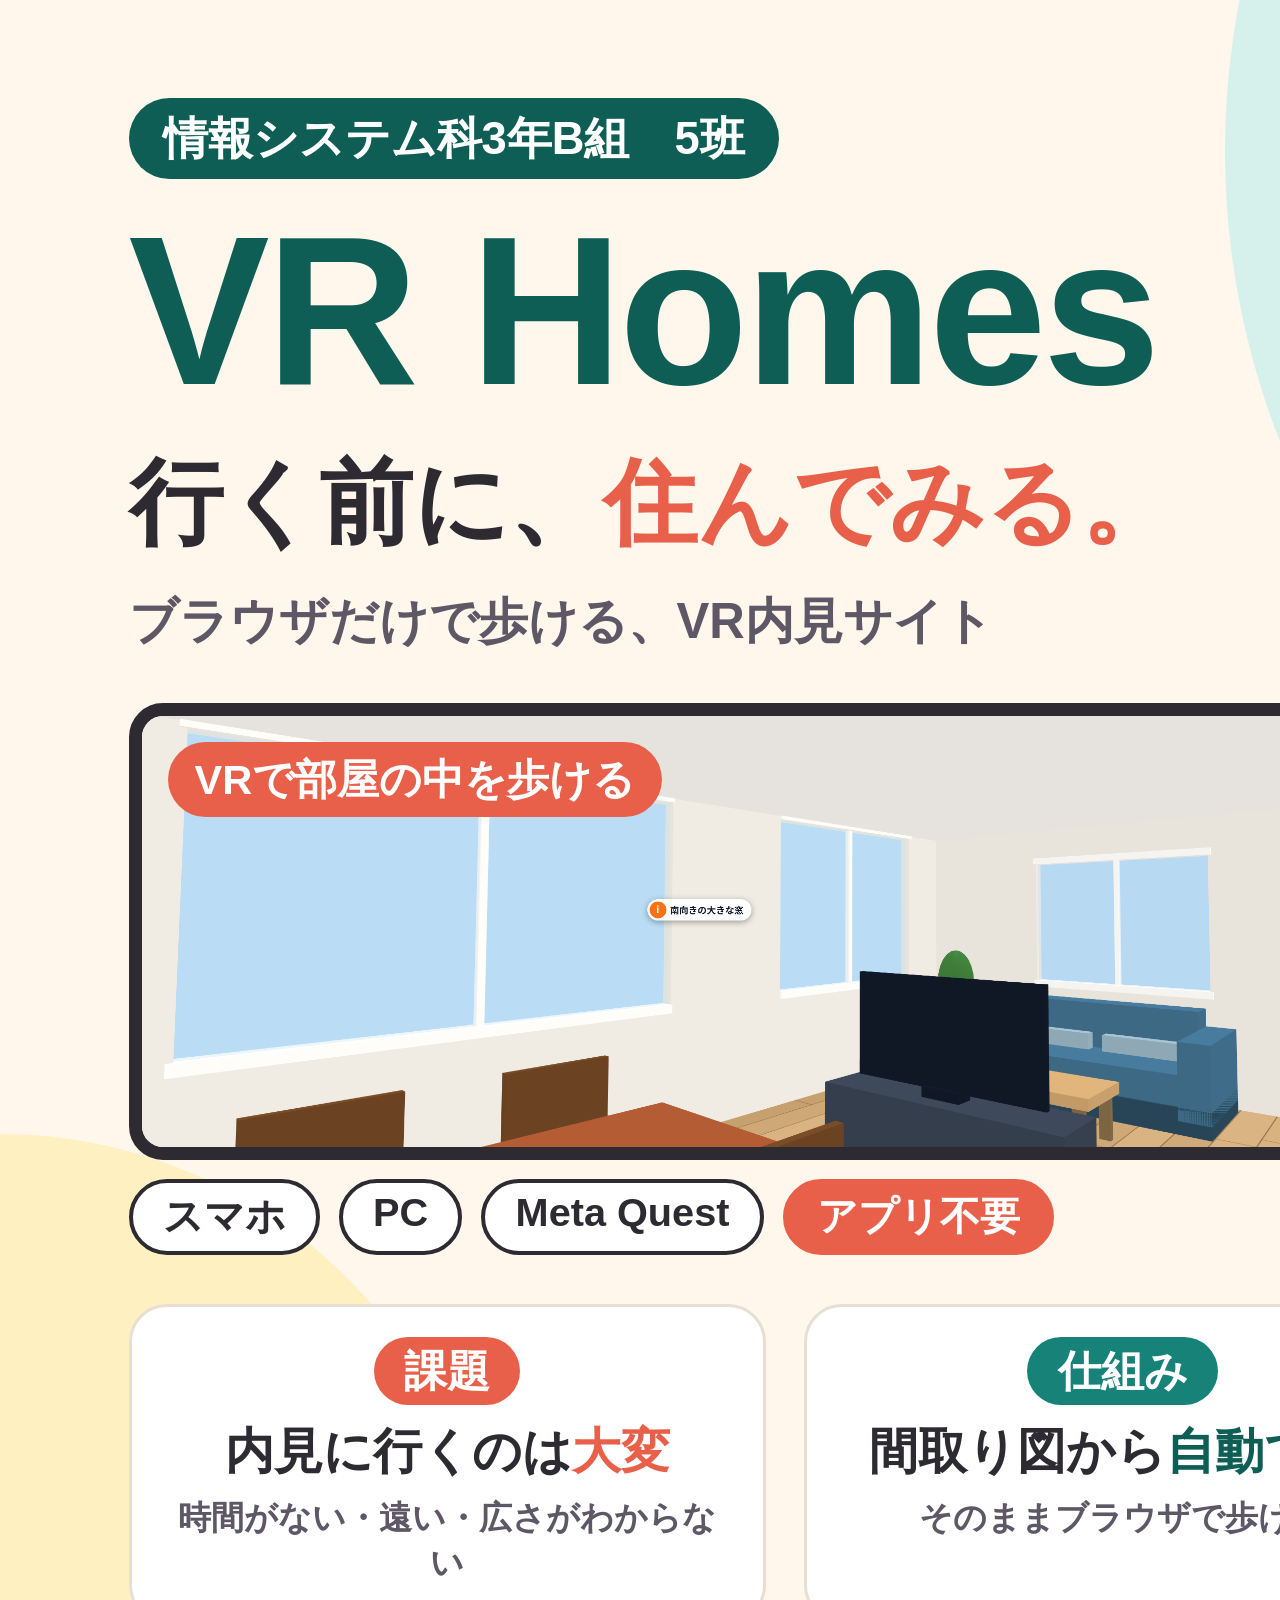
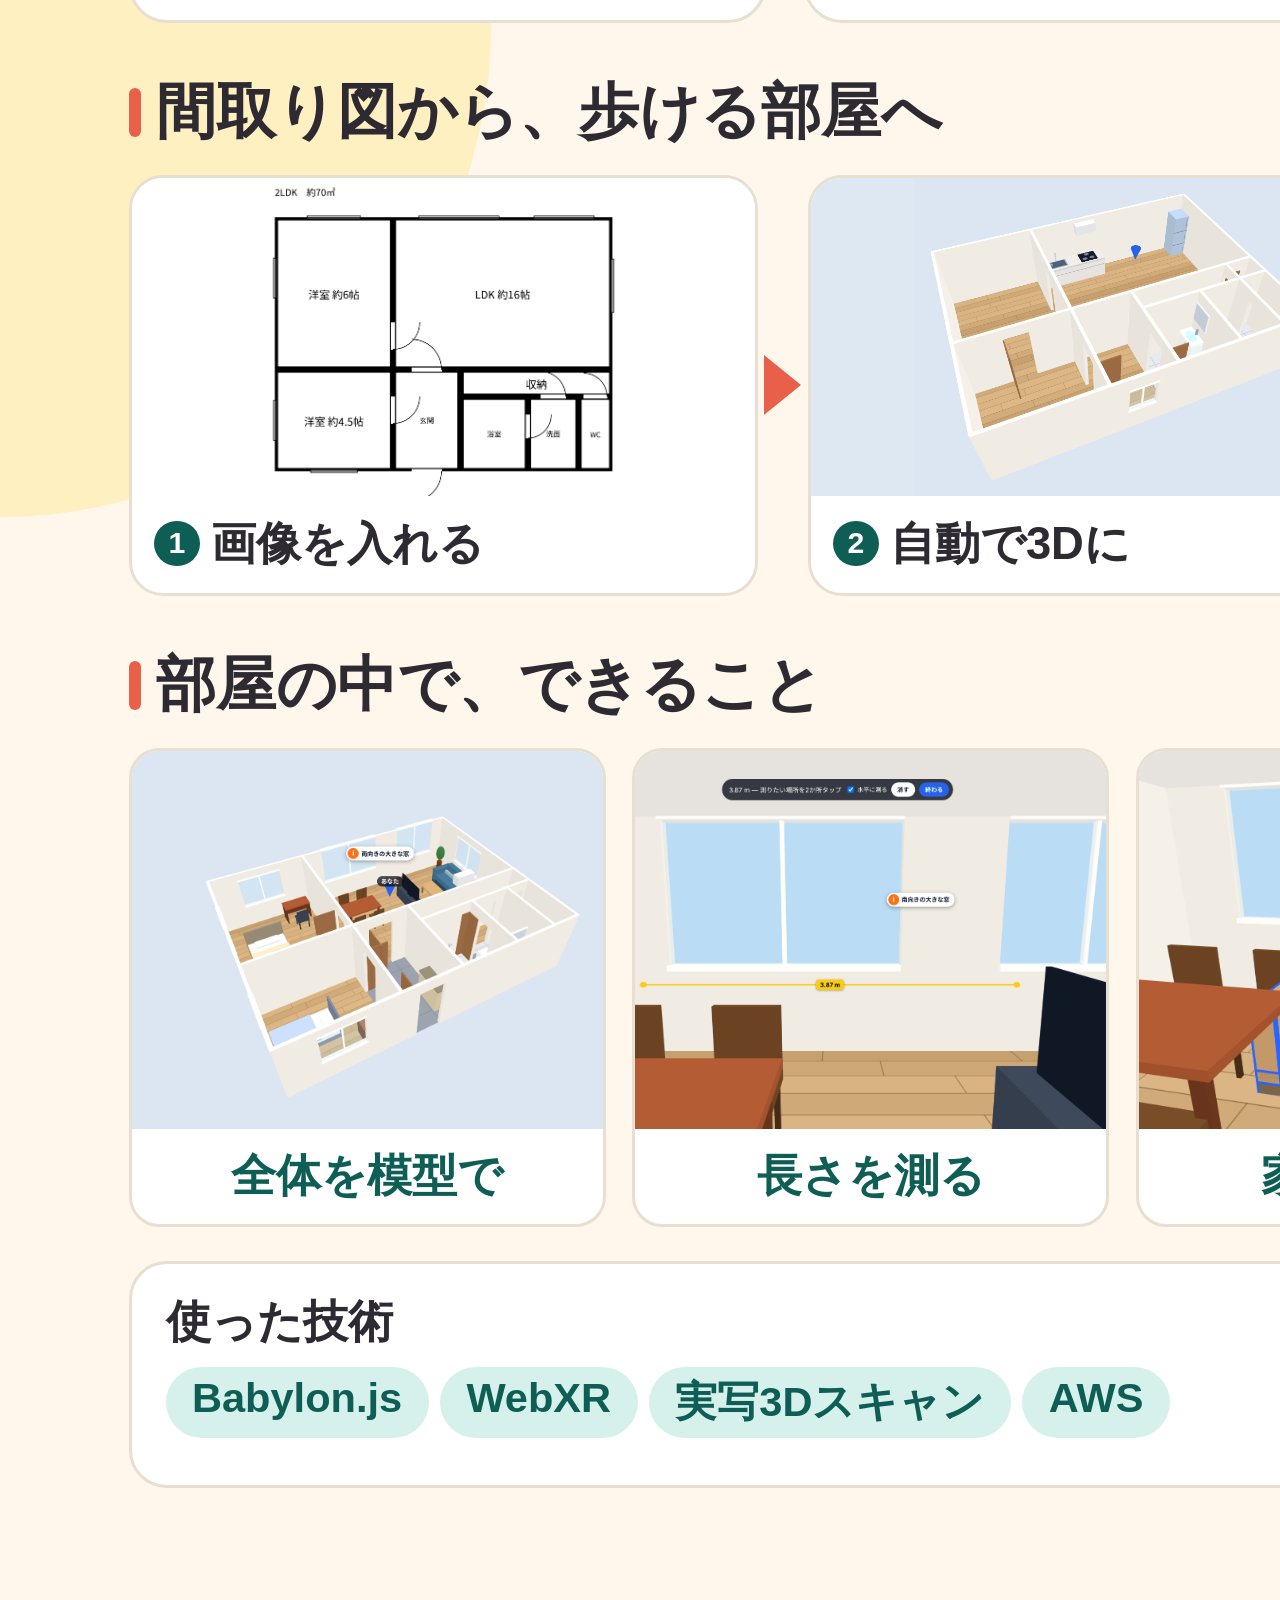
<file: poster/poster.html>
<!doctype html>
<html lang="ja">
<head>
<meta charset="utf-8">
<title>VR Homes ポスター</title>
<style>
  @page { size: 594mm 841mm; margin: 0; }
  :root {
    --ink:#2D2A32; --muted:#5E5866; --cream:#FFF7EC; --coral:#E8604A; --coral-l:#FFE3DA;
    --mint:#D6F1EC; --teal:#178277; --teal-d:#0F5E56; --sun:#FFF0C2; --line:#E8DFD3;
    --gap: 13mm;
  }
  * { box-sizing: border-box; margin: 0; padding: 0; }
  html, body { width: 594mm; height: 841mm; overflow: hidden; }
  body {
    font-family: "Noto Sans CJK JP", "Noto Sans JP", sans-serif; color: var(--ink);
    background: var(--cream); position: relative; overflow: hidden;
    -webkit-print-color-adjust: exact; print-color-adjust: exact;
  }
  /* 背景の丸はベクターのまま出す（ぼかし・影は使わない＝PDFで画像にならない） */
  .blob { position: absolute; border-radius: 50%; z-index: 0; }
  .b1 { width: 420mm; height: 420mm; right: -150mm; top: -170mm; background: var(--mint); }
  .b2 { width: 260mm; height: 260mm; left: -130mm; top: 300mm; background: var(--sun); }
  .b3 { width: 300mm; height: 300mm; right: -150mm; bottom: -130mm; background: var(--mint); }
  .wrap { position: relative; z-index: 1; padding: 26mm 34mm 0; height: 100%; }
  section { margin-top: var(--gap); }
  .h2 { font-size: 16mm; font-weight: 900; margin-bottom: 6mm; display: flex; align-items: center; gap: 4mm; }
  .h2::before { content: ""; width: 3.2mm; height: 13mm; border-radius: 2mm; background: var(--coral); }
  .sh { border: 0.8mm solid var(--line); }

  header { position: relative; height: 156mm; }
  .cls { display: inline-block; font-size: 12mm; font-weight: 700; color: #fff; background: var(--teal-d); padding: 2.6mm 9mm; border-radius: 30mm; }
  h1 { font-size: 56mm; line-height: 1; font-weight: 900; color: var(--teal-d); letter-spacing: -1mm; margin-top: 7mm; }
  .catch { font-size: 25mm; font-weight: 900; margin-top: 6mm; }
  .catch em { font-style: normal; color: var(--coral); }
  .lead { font-size: 13mm; font-weight: 700; color: var(--muted); margin-top: 6mm; }
  .mascot { position: absolute; right: -2mm; top: 4mm; width: 132mm; }
  .bubble { position: absolute; right: 118mm; top: 6mm; background: #fff; border: 1.6mm solid var(--ink); border-radius: 12mm; padding: 4mm 8mm; font-size: 11.5mm; font-weight: 700; }
  .bubble::after { content: ""; position: absolute; right: -9mm; top: 8mm; border: 5mm solid transparent; border-left: 9mm solid var(--ink); }

  .hero { position: relative; height: 146mm; margin-top: 4mm; }
  .screen { position: absolute; left: 0; top: 0; width: 396mm; border-radius: 9mm; overflow: hidden; border: 3.5mm solid var(--ink); background: #fff; }
  .screen img { display: block; width: 100%; height: 114mm; object-fit: cover; object-position: 40% 60%; }
  .screen .tag { position: absolute; left: 7mm; top: 7mm; background: var(--coral); color: #fff; font-weight: 900; font-size: 11mm; padding: 2.5mm 7mm; border-radius: 20mm; }
  .phone { position: absolute; right: 2mm; top: -8mm; width: 98mm; height: 150mm; border-radius: 15mm; border: 4mm solid #1e1c22; overflow: hidden; background: #fff; }
  .phone img { display: block; width: 100%; height: 100%; object-fit: cover; object-position: top; }
  .devices { position: absolute; left: 0; top: 126mm; display: flex; gap: 5mm; }
  .chip { font-size: 10.5mm; font-weight: 700; background: #fff; border: 1.2mm solid var(--ink); border-radius: 20mm; padding: 1.8mm 8mm; }
  .chip.on { background: var(--coral); color: #fff; border-color: var(--coral); }

  .cols { display: grid; grid-template-columns: 1fr 1fr 1fr; gap: 10mm; }
  .card { background: #fff; border-radius: 10mm; padding: 8mm 8mm 9mm; text-align: center; }
  .card h3 { display: inline-block; font-size: 11.5mm; font-weight: 900; color: #fff; background: var(--teal); padding: 1.2mm 8mm; border-radius: 20mm; margin-bottom: 4mm; }
  .card.pb h3 { background: var(--coral); }
  .card .big { font-size: 13mm; font-weight: 900; line-height: 1.3; }
  .card .big b { color: var(--teal-d); }
  .card.pb .big b { color: var(--coral); }
  .card .sm { font-size: 8.8mm; font-weight: 700; color: var(--muted); margin-top: 3mm; }

  .flow { display: grid; grid-template-columns: 1fr 13mm 1fr 13mm 1fr; align-items: center; }
  .step { background: #fff; border-radius: 9mm; overflow: hidden; }
  .step .ph { height: 84mm; overflow: hidden; background: #fff; }
  .step .ph img { width: 100%; height: 100%; object-fit: cover; display: block; }
  .step .cap { padding: 4.5mm 6mm 5mm; font-size: 12mm; font-weight: 900; display: flex; align-items: center; gap: 3mm; }
  .step .n { display: inline-flex; width: 12mm; height: 12mm; border-radius: 50%; background: var(--teal-d); color: #fff; font-size: 8mm; align-items: center; justify-content: center; }
  .arrow { width: 0; height: 0; border-top: 8mm solid transparent; border-bottom: 8mm solid transparent; border-left: 10mm solid var(--coral); justify-self: center; }
  .can { display: flex; flex-wrap: wrap; gap: 4mm; margin-top: 7mm; align-items: center; }
  .can b { font-size: 10mm; font-weight: 900; margin-right: 1mm; }
  .can span { font-size: 9.6mm; font-weight: 700; background: #fff; border: 1mm solid var(--line); border-radius: 20mm; padding: 1.6mm 6.5mm; }

  .arch { background: #fff; border-radius: 10mm; padding: 9mm 10mm 8mm; }
  .arow { display: grid; grid-template-columns: 1.15fr 30mm 1fr 30mm 1fr; align-items: center; }
  .box { border: 1.3mm solid var(--ink); border-radius: 7mm; padding: 5mm 6mm; background: #fff; }
  .box .bt { font-size: 10.5mm; font-weight: 900; }
  .box .bs { font-size: 7.6mm; font-weight: 700; color: var(--muted); margin-top: 1mm; }
  .box ul { list-style: none; margin-top: 3mm; display: flex; flex-direction: column; gap: 2mm; }
  .box li { font-size: 7.8mm; font-weight: 700; background: var(--mint); color: var(--teal-d); border-radius: 4mm; padding: 1.2mm 4mm; }
  .box.aws { border-color: var(--coral); }
  .box.aws li { background: var(--coral-l); color: #8f3424; }
  .link { text-align: center; font-size: 7.4mm; font-weight: 700; color: var(--muted); }
  .link i { display: block; height: 1.4mm; background: var(--ink); position: relative; margin: 2mm 2mm 0; }
  .link i::after { content: ""; position: absolute; right: -1mm; top: -2.6mm; border: 3.3mm solid transparent; border-left: 5mm solid var(--ink); }
  .link i::before { content: ""; position: absolute; left: -1mm; top: -2.6mm; border: 3.3mm solid transparent; border-right: 5mm solid var(--ink); }
  .points { display: grid; grid-template-columns: repeat(3, 1fr); gap: 6mm; margin-top: 7mm; }
  .pt { display: flex; gap: 3mm; align-items: center; font-size: 8.6mm; font-weight: 700; line-height: 1.3; }
  .pt .n { flex: none; width: 10mm; height: 10mm; border-radius: 50%; background: var(--coral); color: #fff; font-size: 6.5mm; font-weight: 900; display: flex; align-items: center; justify-content: center; }

  footer { position: absolute; left: 34mm; right: 34mm; bottom: 24mm; display: flex; justify-content: space-between; align-items: flex-end; }
  .sig { font-size: 10mm; font-weight: 700; color: var(--muted); padding-bottom: 3mm; }
  .sig b { display: block; font-size: 13mm; color: var(--ink); }
  .qr { background: var(--teal-d); color: #fff; border-radius: 10mm; padding: 7mm 9mm; display: flex; gap: 7mm; align-items: center; }
  .qr img { width: 46mm; height: 46mm; background: #fff; border-radius: 4mm; padding: 2.5mm; image-rendering: pixelated; }
  .qr b { font-size: 12mm; display: block; line-height: 1.3; }
  .qr small { font-size: 6.6mm; opacity: .9; display: block; margin-top: 2mm; }

  .feat { display: grid; grid-template-columns: repeat(4, 1fr); gap: 7mm; }
  .f { background: #fff; border-radius: 8mm; overflow: hidden; }
  .f .ph { height: 100mm; overflow: hidden; background: #eee; }
  .f .ph img { width: 100%; height: 100%; object-fit: cover; display: block; }
  .f .t { font-size: 12mm; font-weight: 900; padding: 4mm 6mm 5mm; color: var(--teal-d); text-align: center; }
  .foot2 { position: absolute; left: 34mm; right: 34mm; bottom: 24mm; display: flex; gap: 10mm; align-items: stretch; }
  .tech { flex: 1; background: #fff; border-radius: 10mm; padding: 7mm 9mm; }
  .tech h3 { font-size: 12mm; font-weight: 900; margin-bottom: 4mm; }
  .tech .tags { display: flex; flex-wrap: wrap; gap: 3mm; }
  .tech .tags span { font-size: 11mm; font-weight: 700; background: var(--mint); color: var(--teal-d); padding: 2mm 7mm; border-radius: 20mm; }
</style>
</head>
<body>
<div class="blob b1"></div><div class="blob b2"></div><div class="blob b3"></div>
<div class="wrap">

  <header>
    <span class="cls">情報システム科3年B組　5班</span>
    <h1>VR Homes</h1>
    <div class="catch">行く前に、<em>住んでみる。</em></div>
    <div class="lead">ブラウザだけで歩ける、VR内見サイト</div>
    <div class="bubble">見ていってね！</div>
    <img class="mascot" src="assets/yk.png" alt="">
  </header>

  <div class="hero">
    <div class="screen"><img src="assets/vr_ldk.png" alt=""><span class="tag">VRで部屋の中を歩ける</span></div>
    <div class="phone"><img src="assets/phone.png" alt=""></div>
    <div class="devices"><span class="chip">スマホ</span><span class="chip">PC</span><span class="chip">Meta Quest</span><span class="chip on">アプリ不要</span></div>
  </div>

  <section class="cols">
    <div class="card sh pb"><h3>課題</h3><div class="big">内見に行くのは<b>大変</b></div><div class="sm">時間がない・遠い・広さがわからない</div></div>
    <div class="card sh"><h3>仕組み</h3><div class="big">間取り図から<b>自動で3D</b></div><div class="sm">そのままブラウザで歩ける</div></div>
    <div class="card sh"><h3>効果</h3><div class="big"><b>家にいながら</b>内見</div><div class="sm">「思っていたのと違う」を減らす</div></div>
  </section>

  <section>
    <div class="h2">間取り図から、歩ける部屋へ</div>
    <div class="flow">
      <div class="step sh"><div class="ph"><img src="assets/madori.png" alt="" style="object-fit: contain"></div><div class="cap"><span class="n">1</span>画像を入れる</div></div>
      <div class="arrow"></div>
      <div class="step sh"><div class="ph"><img src="assets/ed_doll_c.png" alt="" style="object-fit: contain; background: #dde8f3"></div><div class="cap"><span class="n">2</span>自動で3Dに</div></div>
      <div class="arrow"></div>
      <div class="step sh"><div class="ph"><img src="assets/vr_entry.png" alt="" style="object-position: 75% 65%"></div><div class="cap"><span class="n">3</span>ブラウザで内見</div></div>
    </div>
  </section>

  <section>
    <div class="h2">部屋の中で、できること</div>
    <div class="feat">
      <div class="f sh"><div class="ph"><img src="assets/f_doll.png" alt="" style="object-position: 40% 45%"></div><div class="t">全体を模型で</div></div>
      <div class="f sh"><div class="ph"><img src="assets/f_measure.png" alt="" style="object-position: 70% 55%"></div><div class="t">長さを測る</div></div>
      <div class="f sh"><div class="ph"><img src="assets/f_furn.png" alt="" style="object-position: 45% 80%"></div><div class="t">家具を置く</div></div>
      <div class="f sh"><div class="ph"><img src="assets/f_sun.png" alt="" style="object-position: 80% 75%"></div><div class="t">日当たり</div></div>
    </div>
  </section>

  <div class="foot2">
    <div class="tech sh"><h3>使った技術</h3><div class="tags"><span>Babylon.js</span><span>WebXR</span><span>実写3Dスキャン</span><span>AWS</span></div></div>
    <div class="qr"><img src="assets/qr.png" alt="サイトのQRコード"><div><b>スマホで<br>体験する</b><small>cs3b-5.github.io/vr-homes</small></div></div>
  </div>

</div>
</body>
</html>
</file>
